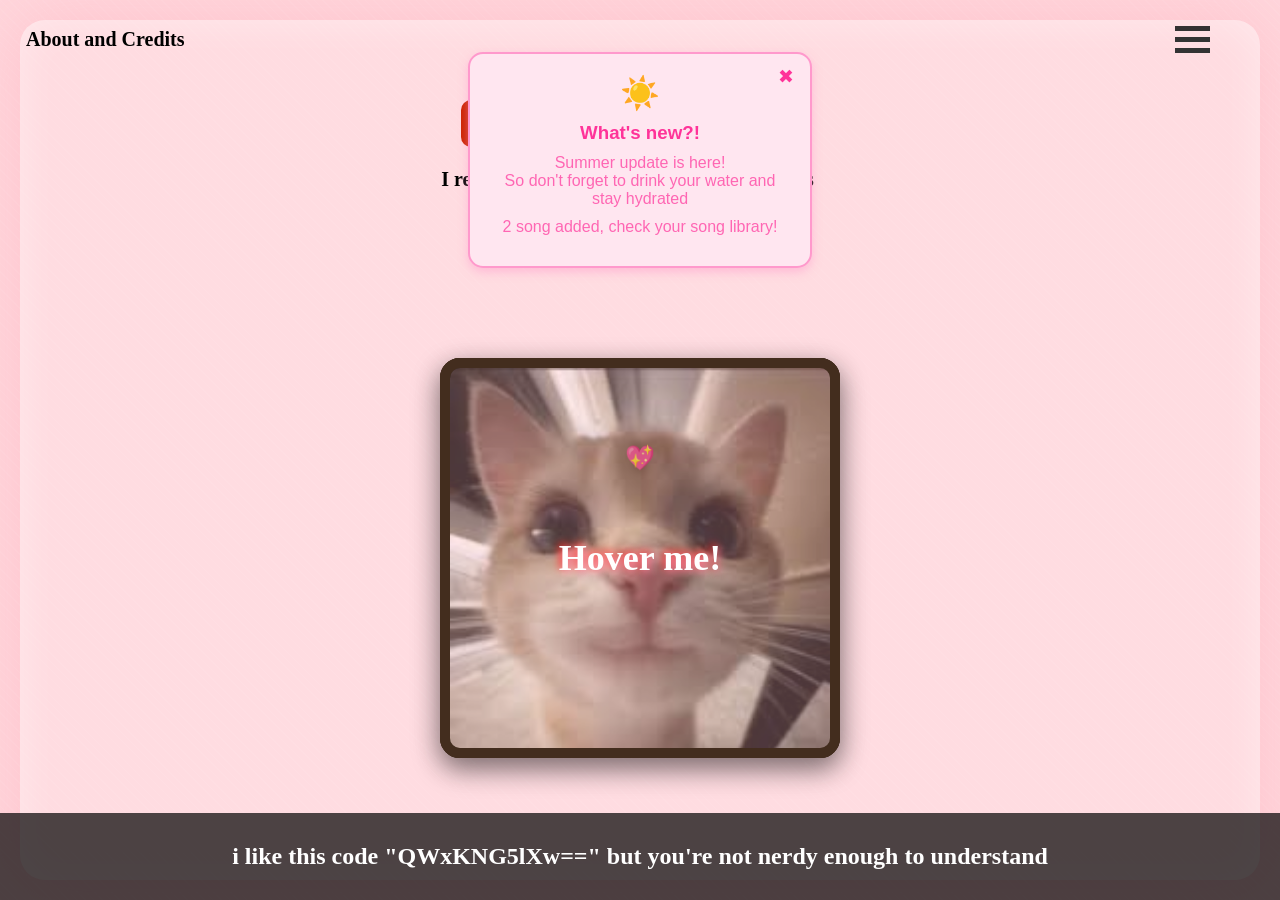
<file: index.html>
<!DOCTYPE html>
<html lang="en">
  <head>
    <meta charset="UTF-8" />
    <meta name="viewport" content="width=device-width, initial-scale=1.0" />
    <link rel="stylesheet" href="styles.css" />
    <link
      rel="icon"
      type="image/x-icon/jpg"
      href="img/cat2.jpg"
      sizes="16x16"
    />
    <title>meow meow</title>
  </head>
  <body onload="loadAlert()" class="body-work">
    <div class="sliding-text">
      <h2 class="text-slide">
        i like this code "QWxKNG5lXw==" but you're not nerdy enough to
        understand
      </h2>
    </div>

    <style>
      .sliding-text {
        position: fixed;
        bottom: 0;
        width: 100%;
        background-color: rgba(0, 0, 0, 0.7);
        color: white;
        text-align: center;
        padding: 10px 0;
        overflow: hidden;
      }

      .sliding-text h2 {
        display: inline-block;
        white-space: nowrap;
        animation: slide 20s linear infinite;
      }

      /* for mobile responsiveness */
      @media (max-width: 600px) {
        .sliding-text h2 {
          font-size: 14px;
        }
      }

      /* animation */
      @keyframes slide {
        0% {
          transform: translateX(100%);
        }
        100% {
          transform: translateX(-100%);
        }
      }
    </style>

    <div class="custom-alert-box" id="alertBox">
      <span class="alert-emoji">☀️</span>
      <h3>What's new?!</h3>
      <p>
        Summer update is here! <br />
        So don't forget to drink your water and stay hydrated
      </p>
      <p>2 song added, check your song library!</p>

      <!-- <p>3 Songs Added and Flowers added, <br> Check your song library and flowers now! 🌸✨</p> -->
      <button class="alert-btn" id="closeBtn">✖</button>
    </div>

    <div class="background-images">
      <img src="img/cat1.jpg" alt="Background Image 1" class="bg-image" />
      <img src="img/cat2.jpg" alt="Background Image 2" class="bg-image" />
      <img src="img/cat3.jpg" alt="Background Image 3" class="bg-image" />
      <img src="img/cat4.jpg" alt="Background Image 4" class="bg-image" />
    </div>

    <style>
      .bar1,
      .bar2,
      .bar3 {
        width: 35px;
        height: 5px;
        background-color: #333; /* Change to your desired color */
        margin: 6px 0; /* Creates distance between bars */
        transition: 0.4s; /* Smooth transition for animations */
      }

      .hamburger-menu {
        cursor: pointer; /* Makes it look clickable */
      }
      .hamburger-container {
        display: flex;
        flex-direction: column;
        align-items: flex-end; /* Aligns the hamburger to the right */
      }

      .hamburger-contents {
        opacity: 0;
        background-color: rgb(221, 83, 118);
        padding: 10px;
        border-radius: 10px;
        position: absolute;
        top: 40px;
        display: flex;
        flex-direction: column;
        gap: 10px;
      }
    </style>

    <div class="nav-container">
      <nav>
        <div class="notice">
          <button class="details" id="revealbtn">About and Credits</button>
          <div class="hamburger-container">
            <div class="hamburger-menu" id="hamburgerMenu">
              <div class="bar1"></div>
              <div class="bar2"></div>
              <div class="bar3"></div>
            </div>
            <div class="hamburger-contents" id="hamburgerContents">
              <a href="flowers-for-you/flowers.html" target="_blank"
                ><button class="flowers" id="flowers">
                  Flowers for you 🌻
                </button></a
              >
              <a href="https://our-voices.xo.je/" target="_blank"
                ><button class="flowers" id="flowers">
                  Our voices cutie 🎤
                </button></a
              >
              <a href="secret-page/pass-log.html" target="_blank"
                ><button class="flowers" id="flowers">Locked 🔒</button></a
              >
              <a href="birthday-site/index.html" target="_blank"
                ><button class="flowers" id="flowers">
                  Birthday Site 🥳
                </button></a
              >
              <a href="postcard/meow-page/meow-page/index.html" target="_blank"
                ><button class="flowers" id="flowers">Postcard 💌</button></a
              >
              <!-- <a href=""><button class="flowers">Lets Play Tic-Tac-Toe</button></a> -->
            </div>
          </div>
        </div>
        <ul class="list">
          <li>
            <a id="showSong" href="#">Browse Your Songs, Cutie 💕</a>
            <p>I remember you when I listen to these songs</p>
          </li>
        </ul>
      </nav>
    </div>

    <div class="card">
      <div class="front">
        <h1>Hover me!</h1>
      </div>
      <div class="back"></div>
      <div class="first-page">
        <p id="hello">Hello Cutie!</p>
        <button class="reveal" id="reveal-btn">Click Me!</button>
        <p id="hint">
          Hint: Spam click button to see more of my favourite parts of song
          lyrics
        </p>
      </div>
    </div>

    <section class="songs-container" id="songContainer">
      <div class="search">
        <input
          type="text"
          id="searchInput"
          placeholder="Search for songs or artists..."
        />
        <div class="dropdownmenu">
          <button class="dropbtn">Filter ▼</button>
          <div class="dropdown-content">
            <a href="#" data-filter="all">All</a>
            <a href="#" data-filter="recent">Recent</a>
            <a href="#" data-filter="old">Old</a>
          </div>
        </div>
        <div class="view-change">
          <button id="gridView" class="active">Grid View</button>
          <button id="listView">List View</button>
        </div>
      </div>
      <button id="closeSongs" class="close-btn">✖</button>

      <div class="now-playing">
        <div class="record"></div>
        <div class="song-info">
          <h3 id="currentTitle">No song playing</h3>
          <p id="currentArtist">...</p>
        </div>
        <div class="song-controls">
          <button class="repeat-btn" id="repeatBtn" onclick="repeatSong()">
            🔁
          </button>
        </div>
      </div>

      <div class="song-boxes" id="songBoxes">
        <!-- add songs here -->

        <div
          class="song-card new-song"
          data-type="recent"
          data-artist="Cup of Joe"
          data-title="Ikaw Pa rin Ang Pipiliin Ko"
          data-src="music/music/ikawpipiliinko.mp3"
        >
          <div class="new">
            <p>New!</p>
            <img src="music/music-poster/ikawparin.jfif" alt="Song 22" />
          </div>

          <h3>Ikaw Pa rin Ang Pipiliin Ko</h3>
          <a href="https://www.youtube.com/@cupofjoemusic_" target="_blank"
            ><p>Cup of Joe</p></a
          >

          <!-- Custom Player -->
          <div class="custom-player">
            <input type="range" class="slider" value="0" min="0" max="100" />
            <div class="controls">
              <button class="play-btn">▶</button>
              <span class="time">0:00 / 0:00</span>
            </div>
            <audio class="audio-player" controls></audio>
          </div>
        </div>

        <div
          class="song-card new-song"
          data-type="recent"
          data-artist="Cup of Joe"
          data-title="Patutunguhan"
          data-src="music/music/patutunguhan.mp3"
        >
          <div class="new">
            <p>New!</p>
            <img src="music/music-poster/patutunguhan.jfif" alt="Song 21" />
          </div>

          <h3>Patutunguhan</h3>
          <a href="https://www.youtube.com/@cupofjoemusic_" target="_blank"
            ><p>Cup of Joe</p></a
          >

          <!-- Custom Player -->
          <div class="custom-player">
            <input type="range" class="slider" value="0" min="0" max="100" />
            <div class="controls">
              <button class="play-btn">▶</button>
              <span class="time">0:00 / 0:00</span>
            </div>
            <audio class="audio-player" controls></audio>
          </div>
        </div>

        <div
          class="song-card new-song"
          data-type="old"
          data-artist="fitterkarma"
          data-title="Kalapastangan"
          data-src="music/music/kalapastangan.mp3"
        >
          <img src="music/music-poster/kalapastangan.jpg" alt="Song 20" />
          <h3>Kalapastangan</h3>
          <a
            href="https://www.youtube.com/channel/UC_R0-bi-7dKi-80NWEApZeg"
            target="_blank"
            ><p>fitterkarma</p></a
          >

          <!-- Custom Player -->
          <div class="custom-player">
            <input type="range" class="slider" value="0" min="0" max="100" />
            <div class="controls">
              <button class="play-btn">▶</button>
              <span class="time">0:00 / 0:00</span>
            </div>
            <audio class="audio-player" controls></audio>
          </div>
        </div>

        <div
          class="song-card new-song"
          data-type="old"
          data-artist="fitterkarma"
          data-title="Pag-ibig ay Lanibalismo II"
          data-src="music/music/kanibalismo.mp3"
        >
          <img src="music/music-poster/kanibalismo.jpg" alt="Song 19" />
          <h3>Pag-ibig ay Kanibalismo II</h3>
          <a
            href="https://www.youtube.com/channel/UC_R0-bi-7dKi-80NWEApZeg"
            target="_blank"
            ><p>fitterkarma</p></a
          >

          <!-- Custom Player -->
          <div class="custom-player">
            <input type="range" class="slider" value="0" min="0" max="100" />
            <div class="controls">
              <button class="play-btn">▶</button>
              <span class="time">0:00 / 0:00</span>
            </div>
            <audio class="audio-player" controls></audio>
          </div>
        </div>

        <div
          class="song-card new-song"
          data-type="old"
          data-artist="Cup of Joe"
          data-title="Tingin"
          data-src="music/music/tingin.mp3"
        >
          <img src="music/music-poster/tingin.jfif" alt="Song 18" />
          <h3>Tingin</h3>
          <a href="https://www.youtube.com/@cupofjoemusic_" target="_blank"
            ><p>Cup of Joe</p></a
          >

          <!-- Custom Player -->
          <div class="custom-player">
            <input type="range" class="slider" value="0" min="0" max="100" />
            <div class="controls">
              <button class="play-btn">▶</button>
              <span class="time">0:00 / 0:00</span>
            </div>
            <audio class="audio-player" controls></audio>
          </div>
        </div>

        <div
          class="song-card new-song"
          data-type="old"
          data-artist="Cup of Joe"
          data-title="Misteryoso"
          data-src="music/music/misteryoso.mp3"
        >
          <img src="music/music-poster/misteryoso.jfif" alt="Song 17" />
          <h3>Misteryoso</h3>
          <a href="https://www.youtube.com/@cupofjoemusic_" target="_blank"
            ><p>Cup of Joe</p></a
          >

          <!-- Custom Player -->
          <div class="custom-player">
            <input type="range" class="slider" value="0" min="0" max="100" />
            <div class="controls">
              <button class="play-btn">▶</button>
              <span class="time">0:00 / 0:00</span>
            </div>
            <audio class="audio-player" controls></audio>
          </div>
        </div>

        <div
          class="song-card new-song"
          data-type="old"
          data-artist="Cup of Joe"
          data-title="Silakbo"
          data-src="music/music/silakbo.mp3"
        >
          <img src="music/music-poster/silakbo.jfif" alt="Song 16" />
          <h3>Silakbo</h3>
          <a href="https://www.youtube.com/@cupofjoemusic_" target="_blank"
            ><p>Cup of Joe</p></a
          >

          <!-- Custom Player -->
          <div class="custom-player">
            <input type="range" class="slider" value="0" min="0" max="100" />
            <div class="controls">
              <button class="play-btn">▶</button>
              <span class="time">0:00 / 0:00</span>
            </div>
            <audio class="audio-player" controls></audio>
          </div>
        </div>

        <div
          class="song-card new-song"
          data-type="old"
          data-artist="Cup of Joe"
          data-title="Sandali"
          data-src="music/music/sandali.mp3"
        >
          <img src="music/music-poster/sandali.jpg" alt="Song 15" />
          <h3>Sandali</h3>
          <a href="https://www.youtube.com/@cupofjoemusic_" target="_blank"
            ><p>Cup of Joe</p></a
          >

          <!-- Custom Player -->
          <div class="custom-player">
            <input type="range" class="slider" value="0" min="0" max="100" />
            <div class="controls">
              <button class="play-btn">▶</button>
              <span class="time">0:00 / 0:00</span>
            </div>
            <audio class="audio-player" controls></audio>
          </div>
        </div>

        <div
          class="song-card new-song"
          data-type="old"
          data-artist="Cup of Joe"
          data-title="Tataya"
          data-src="music/music/tataya.mp3"
        >
          <img src="music/music-poster/tataya.jfif" alt="Song 14" />
          <h3>Tataya</h3>
          <a href="https://www.youtube.com/@cupofjoemusic_" target="_blank"
            ><p>Cup of Joe</p></a
          >

          <!-- Custom Player -->
          <div class="custom-player">
            <input type="range" class="slider" value="0" min="0" max="100" />
            <div class="controls">
              <button class="play-btn">▶</button>
              <span class="time">0:00 / 0:00</span>
            </div>
            <audio class="audio-player" controls></audio>
          </div>
        </div>

        <div
          class="song-card new-song"
          data-type="old"
          data-artist="Bruno Mars & Lady Gaga"
          data-title="Die With A Smile"
          data-src="music/music/die with a smile.mp3"
        >
          <img src="music/music-poster/die with a smile.png" alt="Song 13" />
          <h3>Die With A Smile</h3>
          <a
            href="https://www.youtube.com/channel/UCoUM-UJ7rirJYP8CQ0EIaHA"
            target="_blank"
            ><p>Bruno Mars & Lady Gaga</p></a
          >

          <!-- Custom Player -->
          <div class="custom-player">
            <input type="range" class="slider" value="0" min="0" max="100" />
            <div class="controls">
              <button class="play-btn">▶</button>
              <span class="time">0:00 / 0:00</span>
            </div>
            <audio class="audio-player" controls></audio>
          </div>
        </div>

        <div
          class="song-card new-song"
          data-type="old"
          data-artist="Arctic Monkeys"
          data-title="I Wanna Be Yours"
          data-src="music/music/i wanna be yours.mp3"
        >
          <img src="music/music-poster/i wanna be yours.png" alt="Song 12" />
          <h3>I Wanna Be Yours</h3>
          <a
            href="https://www.youtube.com/channel/UC-KTRBl9_6AX10-Y7IKwKdw"
            target="_blank"
            ><p>Arctic Monkeys</p></a
          >

          <!-- Custom Player -->
          <div class="custom-player">
            <input type="range" class="slider" value="0" min="0" max="100" />
            <div class="controls">
              <button class="play-btn">▶</button>
              <span class="time">0:00 / 0:00</span>
            </div>
            <audio class="audio-player" controls></audio>
          </div>
        </div>

        <div
          class="song-card new-song"
          data-type="old"
          data-artist="The 1975"
          data-title="About You"
          data-src="music/music/about you.mp3"
        >
          <img src="music/music-poster/about you poster.png" alt="Song 11" />
          <h3>About You</h3>
          <a
            href="https://www.youtube.com/channel/UC_LfW1R3B0of9qOw1uI-QNQ"
            target="_blank"
            ><p>The 1975</p></a
          >

          <!-- Custom Player -->
          <div class="custom-player">
            <input type="range" class="slider" value="0" min="0" max="100" />
            <div class="controls">
              <button class="play-btn">▶</button>
              <span class="time">0:00 / 0:00</span>
            </div>
            <audio class="audio-player" controls></audio>
          </div>
        </div>

        <div
          class="song-card"
          data-type="old"
          data-artist="Wave To Earth"
          data-title="seasons"
          data-src="music/music/wave to earth - seasons.mp3"
        >
          <img src="music/music-poster/peach eyes.jfif" alt="Song 10" />
          <h3>seasons</h3>
          <a href="https://www.youtube.com/@wavetoearth" target="_blank"
            ><p>Wave To Earth</p></a
          >

          <!-- Custom Player -->
          <div class="custom-player">
            <input type="range" class="slider" value="0" min="0" max="100" />
            <div class="controls">
              <button class="play-btn">▶</button>
              <span class="time">0:00 / 0:00</span>
            </div>
            <audio class="audio-player" controls></audio>
          </div>
        </div>

        <div
          class="song-card"
          data-type="old"
          data-artist="Wave To Earth"
          data-title="ride"
          data-src="music/music/wave to earth - ride.mp3"
        >
          <img src="music/music-poster/peach eyes.jfif" alt="Song 9" />
          <h3>ride</h3>
          <a href="https://www.youtube.com/@wavetoearth" target="_blank"
            ><p>Wave To Earth</p></a
          >

          <!-- Custom Player -->
          <div class="custom-player">
            <input type="range" class="slider" value="0" min="0" max="100" />
            <div class="controls">
              <button class="play-btn">▶</button>
              <span class="time">0:00 / 0:00</span>
            </div>
            <audio class="audio-player" controls></audio>
          </div>
        </div>

        <div
          class="song-card"
          data-type="old"
          data-artist="Wave To Earth"
          data-title="love"
          data-src="music/music/wave to earth - love. (Official Lyric Video).mp3"
        >
          <img src="music/music-poster/peach eyes.jfif" alt="Song 8" />
          <h3>love</h3>
          <a href="https://www.youtube.com/@wavetoearth" target="_blank"
            ><p>Wave To Earth</p></a
          >

          <!-- Custom Player -->
          <div class="custom-player">
            <input type="range" class="slider" value="0" min="0" max="100" />
            <div class="controls">
              <button class="play-btn">▶</button>
              <span class="time">0:00 / 0:00</span>
            </div>
            <audio class="audio-player" controls></audio>
          </div>
        </div>

        <div
          class="song-card"
          data-type="old"
          data-artist="Wave To Earth"
          data-title="bad"
          data-src="music/music/wave to earth - bad (Official Lyric Video).mp3"
        >
          <img src="music/music-poster/peach eyes.jfif" alt="Song 7" />
          <h3>bad</h3>
          <a href="https://www.youtube.com/@wavetoearth" target="_blank"
            ><p>Wave To Earth</p></a
          >

          <!-- Custom Player -->
          <div class="custom-player">
            <input type="range" class="slider" value="0" min="0" max="100" />
            <div class="controls">
              <button class="play-btn">▶</button>
              <span class="time">0:00 / 0:00</span>
            </div>
            <audio class="audio-player" controls></audio>
          </div>
        </div>

        <div
          class="song-card"
          data-type="old"
          data-artist="Wave To Earth"
          data-title="sunny days"
          data-src="music/music/sunny days.mp3"
        >
          <img src="music/music-poster/peach eyes.jfif" alt="Song 6" />
          <h3>sunny days</h3>
          <a href="https://www.youtube.com/@wavetoearth" target="_blank"
            ><p>Wave To Earth</p></a
          >

          <!-- Custom Player -->
          <div class="custom-player">
            <input type="range" class="slider" value="0" min="0" max="100" />
            <div class="controls">
              <button class="play-btn">▶</button>
              <span class="time">0:00 / 0:00</span>
            </div>
            <audio class="audio-player" controls></audio>
          </div>
        </div>

        <div
          class="song-card"
          data-type="old"
          data-artist="Wave To Earth"
          data-title="peach eyes"
          data-src="music/music/peach eyes.mp3"
        >
          <img src="music/music-poster/peach eyes.jfif" alt="Song 5" />
          <h3>peach eyes</h3>
          <a href="https://www.youtube.com/@wavetoearth" target="_blank"
            ><p>Wave To Earth</p></a
          >

          <!-- Custom Player -->
          <div class="custom-player">
            <input type="range" class="slider" value="0" min="0" max="100" />
            <div class="controls">
              <button class="play-btn">▶</button>
              <span class="time">0:00 / 0:00</span>
            </div>
            <audio class="audio-player" controls></audio>
          </div>
        </div>

        <div
          class="song-card"
          data-type="old"
          data-artist="Wave To Earth"
          data-title="daisy"
          data-src="music/music/daisy.mp3"
        >
          <img src="music/music-poster/daisy.jpg" alt="Song 4" />
          <h3>daisy</h3>
          <a href="https://www.youtube.com/@wavetoearth" target="_blank"
            ><p>Wave To Earth</p></a
          >

          <!-- Custom Player -->
          <div class="custom-player">
            <input type="range" class="slider" value="0" min="0" max="100" />
            <div class="controls">
              <button class="play-btn">▶</button>
              <span class="time">0:00 / 0:00</span>
            </div>
            <audio class="audio-player" controls></audio>
          </div>
        </div>

        <div
          class="song-card"
          data-type="old"
          data-artist="Wave To Earth"
          data-title="pink"
          data-src="music/music/pink.mp3"
        >
          <img src="music/music-poster/pink.jpg" alt="Song 3" />
          <h3>pink</h3>
          <a href="https://www.youtube.com/@wavetoearth" target="_blank"
            ><p>Wave To Earth</p></a
          >

          <!-- Custom Player -->
          <div class="custom-player">
            <input type="range" class="slider" value="0" min="0" max="100" />
            <div class="controls">
              <button class="play-btn">▶</button>
              <span class="time">0:00 / 0:00</span>
            </div>
            <audio class="audio-player" controls></audio>
          </div>
        </div>

        <div
          class="song-card"
          data-type="old"
          data-artist="ILLIT"
          data-title="NOT CUTE ANYMORE"
          data-src="music/music/ILLIT (아일릿) 'Not cute anymore' (Color Coded Lyrics).mp3"
        >
          <img src="music/music-poster/not cute poster.jfif" alt="Song 2" />
          <h3>NOT CUTE ANYMORE</h3>
          <a href="https://www.youtube.com/@ILLIT_official" target="_blank"
            ><p>ILLIT</p></a
          >

          <!-- Custom Player -->
          <div class="custom-player">
            <input type="range" class="slider" value="0" min="0" max="100" />
            <div class="controls">
              <button class="play-btn">▶</button>
              <span class="time">0:00 / 0:00</span>
            </div>
            <audio class="audio-player" controls></audio>
          </div>
        </div>

        <div
          class="song-card"
          data-type="old"
          data-artist="WILLOW"
          data-title="Wait a Minute!"
          data-src="music/music/WILLOW - Wait A Minute! (Lyrics).mp3"
        >
          <img src="music/music-poster/wait a minute.jpg" alt="Song 1" />
          <h3>Wait a Minute!</h3>
          <a
            href="https://www.youtube.com/channel/UCgnKlNm0QJY_9LKJ4vHPspg"
            target="_blank"
            ><p>WILLOW</p></a
          >

          <!-- Custom Player -->
          <div class="custom-player">
            <input type="range" class="slider" value="0" min="0" max="100" />
            <div class="controls">
              <button class="play-btn">▶</button>
              <span class="time">0:00 / 0:00</span>
            </div>
            <audio class="audio-player" controls></audio>
          </div>
        </div>
        <div class="message">
          <p>Will add more songs soon!</p>
        </div>
      </div>
    </section>

    <footer class="details-reveal" id="detailsReveal">
      <div class="close-btn2">
        <h2>About The Website</h2>
        <button class="x-btn" id="btnClose">✖</button>
      </div>
      <div class="texts">
        <p>© 2026 Meow Meow. All rights reserved.</p>
        <p>
          This website was created for personal (someone) purposes only. No
          copyright infringement intended.
        </p>
        <p>All music used belongs to their respective owners.</p>
        <p>
          Website created by
          <a
            id="creator"
            href="https://www.facebook.com/ljlosa.69"
            target="_blank"
            >Eljay</a
          >.
        </p>
      </div>
    </footer>

    <script src="script.js?v=12345"></script>
  </body>
</html>
</file>
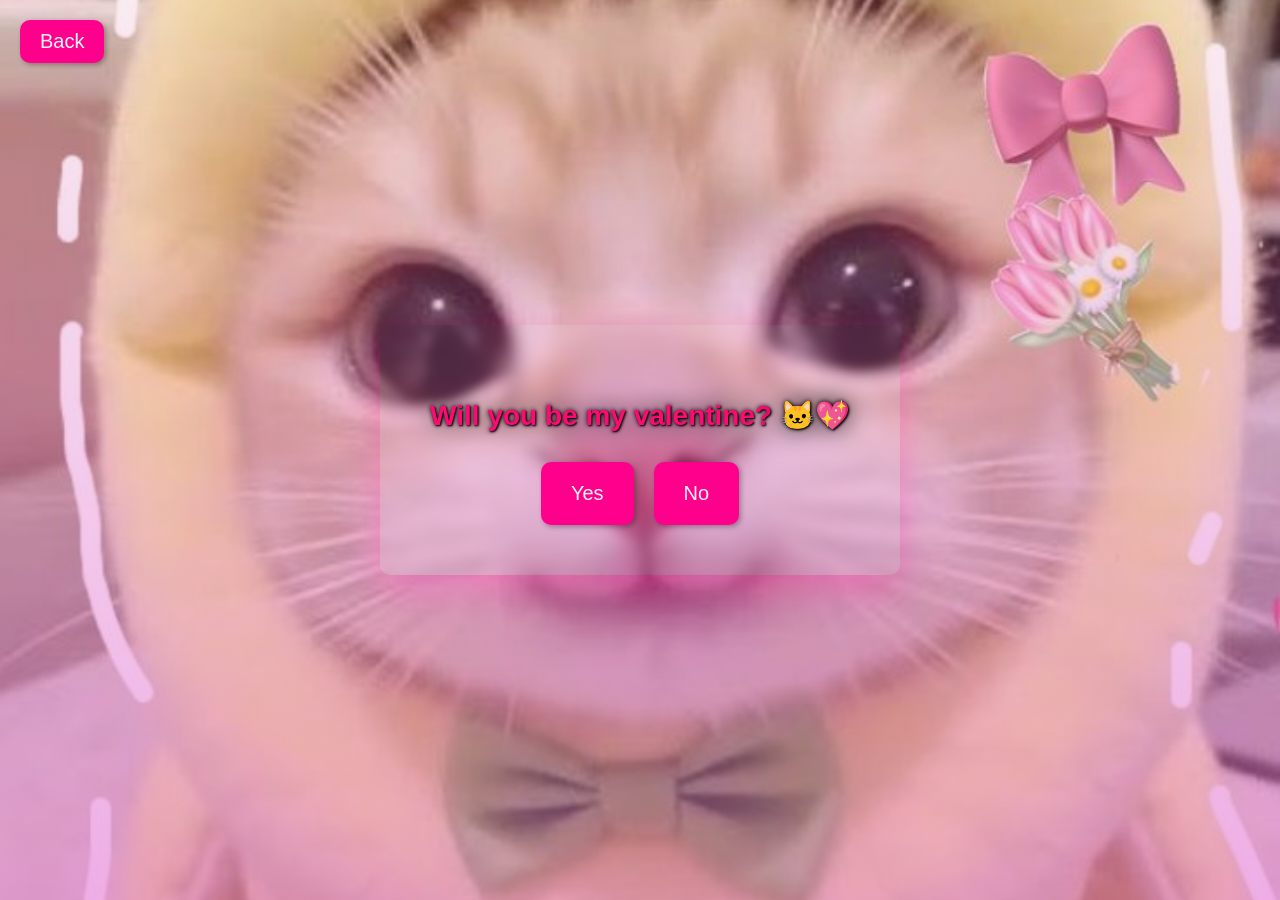
<file: button-running-away/index.html>
<!DOCTYPE html>
<html lang="en">
<head>
  <meta charset="UTF-8">
  <meta name="viewport" content="width=device-width, initial-scale=1.0">
  <link rel="icon" type="image/x-icon/jpg" href="../img/cat2.jpg" sizes="16x16">
  <title>button, don't run away! (run please)</title>
</head>
<style>

:root {
  --pink1: #ff5f9e;
  --pink2: #ff9a9e;
  --red: #ff2f68;
  --green1: #2ecc71;
  --green2: #1e8449;
}

  button {
    background-color: rgb(255, 0, 140);
    border: none;
    cursor: pointer;
    z-index: 1;
    transition: .2s;
    padding: 20px 30px;
    font-size: 20px;
    border-radius: 10px;
    color: rgb(245, 245, 245);
    box-shadow: 2px 2px 5px rgba(0, 0, 0, 0.3);
  }
  button:hover {
   box-shadow: 2px 2px 2px 2px rgba(0, 0, 0, 0.2);
  }
  body {
    display: flex;
    justify-content: center;
    align-items: center;
    background-color: pink;
    font-family: poppins, sans-serif;
    padding: 10px;
    height: 96vh;
  
    background: linear-gradient(
      rgba(230, 160, 193, 0.2),
      rgba(223, 93, 208, 0.5)
    ),
    url("img/cat2.jpg");
    background-size: cover;       
    background-position: center; 
    background-repeat: no-repeat;
  }
html, body {
  overflow: hidden;
}
 
  .main {
    background-color: transparent;
    backdrop-filter: blur(5px);
    display: flex;
    flex-direction: column;
    align-items: center;
    padding: 50px;
    border-radius: 10px;
    text-align: center;
    box-shadow: 0 15px 40px rgba(255, 0, 140, 0.3);

    animation: slideUp 2s ease-out;
  }

  @keyframes slideUp {
    0% {
      transform: translateY(50px);
      opacity: 0;
    }
    100% {
      transform: translateY(0);
      opacity: 1;
    }
  }

  /* Title */
  .main h1 {
    color: #ff0973;
    font-size: 28px;
    margin-bottom: 10px;
    text-shadow: black 1px 1px 2px, black 0 0 1em, black 0 0 0.2em;
  }

  /* Add cute cat emoji decoration */
  .main h1::after {
    content: " 🐱💖";
  }
 
  .buttons {
    display: flex;
    gap: 20px;
    margin-top: 20px;
  }

  /* Popup styles */
  .popup {
    border-radius: 20px;
    padding: 20px;
    position: fixed;
    background: linear-gradient(180deg, var(--pink1), var(--pink2));
    display: flex;
    flex-direction: column;
    align-items: center;
    justify-content: center;
    text-align: center;
    animation: popupAnimation .75s;
    z-index: 1;
    color: rgb(255, 255, 255);
  }

  @keyframes popupAnimation {
    0% {
      transform: scale(0.5);
      opacity: 0;
    }
    50% {
      transform: scale(2);
      opacity: 1;
    }
    100% {
      transform: scale(1);
      opacity: 1;
    }
  }


  /* yes button shake animation */
  .yes-btn-shake {
    animation: shake 0.5s;
    animation-iteration-count: infinite;
  }

  @keyframes shake {
    0% {
      transform: translate(1px, 1px) rotate(0deg);
    }
    10% {
      transform: translate(-1px, -2px) rotate(-1deg);
    }
    20% {
      transform: translate(-3px, 0px) rotate(1deg);
    }
    30% {
      transform: translate(3px, 2px) rotate(0deg);
    }
    40% {
      transform: translate(1px, -1px) rotate(1deg);
    }
    50% {
      transform: translate(-1px, 2px) rotate(-1deg);
    } 
    60% {
      transform: translate(-3px, 1px) rotate(0deg);
    }
    70% {
      transform: translate(3px, 1px) rotate(-1deg);
    }
    80% {
      transform: translate(-1px, -1px) rotate(1deg);
    }
    90% {
      transform: translate(1px, 2px) rotate(0deg);
    }
  }

  .no-button-animation {
    animation: UIAICatMeme .1s infinite;
  }
  @keyframes UIAICatMeme {
    0% { transform: rotateX(90deg); }
    50% { transform: rotateY(180deg); }
    100% { transform: rotateX(360deg); }
  }

  #happy-cat {
  width: 300px;
  margin-top: 20px;
  border-radius: 10px;
}

nav {
  position: absolute;
  top: 20px;
  left: 20px;
}
nav button{
  padding: 10px 20px;
}
 
</style>


<body>
  <nav>
    <a href="../flowers-for-you/flowers.html"><button>Back</button></a>
  </nav>
  <audio src="swishcut.mp3" style="display: none" id="swish"></audio>
  <audio src="sfx/cutver/uia.mp3" style="display: none;" id="uia"></audio>
  <audio src="sfx/cutver/meow.mp3" style="display: none;" id="meow"></audio>
  <audio src="sfx/cutver/confetti.mp3" style="display: none;" id="confetti"></audio>
  <audio src="sfx/cutver/baloon pop.mp3" style="display: none;" id="baloon-pop"></audio>
  

  <section class="main">
    <h1>Will you be my valentine?</h1>
    <div class="buttons">
      <button class="yes-btn" id="yes-button">Yes</button>
      <button id="no-button">No</button>
    </div>
  </section>
  
    
  <section class="popup">
    <video src="video/happy happy.mp4" id="happy-cat"></video>
     <div class="popup-content">
       <h2>Thank you for accepting my proposal!</h2>
       <p>I am so happy to have you as my valentine. I promise to protect and cherish you forever.</p>
       <button class="close-btn" onclick="location.reload()">Close</button>
     </div>
  </section>


  

  
  <script>
    const meow = document.getElementById('meow');
    window.addEventListener('load', () => {
      meow.play();
      this.uia = uia;
    });
   
 
    // when hovering the button, it will move to a random position
    const noBtn = document.getElementById('no-button');
    const swish = document.getElementById('swish');
    const uia = document.getElementById('uia');
    const happyCat = document.getElementById('happy-cat');
    
    // when in mobile (click)
    noBtn.addEventListener('click', () => {
      swish.play();
      uia.play();

     // trigger yes button shake animation when hovering the no button multiple times
        const yesBtn = document.getElementById('yes-button');
        yesBtn.classList.add('yes-btn-shake');
        setTimeout(() => {
          yesBtn.classList.remove('yes-btn-shake');
        }, 4000);
  
      // move the no button to a random position
      // limit the random position of the noBtn to not overflow the window or size of the body  
     
      const container = document.querySelector(".main");
      container.style.position = "relative";
      const containerRect = container.getBoundingClientRect();
      const buttonRect = noBtn.getBoundingClientRect();
      
      const x = Math.random() * (containerRect.width - buttonRect.width);
      const y = Math.random() * (containerRect.height - buttonRect.height);
      
      //add the UIAICatMeme animation class to the no button
      noBtn.classList.add('no-button-animation');
      
      setTimeout(() => {
        noBtn.classList.remove('no-button-animation');
      }, 1500);
      noBtn.style.position = 'absolute';
      noBtn.style.left = `${x}px`;
      noBtn.style.top = `${y}px`;
    });



    // when in desktop
    noBtn.addEventListener('mouseover', () => {
      swish.play();
      uia.play();

     // trigger yes button shake animation when hovering the no button multiple times
        const yesBtn = document.getElementById('yes-button');
        yesBtn.classList.add('yes-btn-shake');
        setTimeout(() => {
          yesBtn.classList.remove('yes-btn-shake');
        }, 4000);
  
      // move the no button to a random position
      // limit the random position of the noBtn to not overflow the window or size of the body  
     
      const container = document.querySelector(".main");
      container.style.position = "relative";
      const containerRect = container.getBoundingClientRect();
      const buttonRect = noBtn.getBoundingClientRect();
      
      const x = Math.random() * (containerRect.width - buttonRect.width);
      const y = Math.random() * (containerRect.height - buttonRect.height);
      
      //add the UIAICatMeme animation class to the no button
      noBtn.classList.add('no-button-animation');
      
      setTimeout(() => {
        noBtn.classList.remove('no-button-animation');
      }, 1500);
      noBtn.style.position = 'absolute';
      noBtn.style.left = `${x}px`;
      noBtn.style.top = `${y}px`;
    });

    

   


    // popup when clicking the yes button
    const yesBtn = document.getElementById('yes-button');
    const popup = document.querySelector('.popup');
    const closeBtn = document.querySelector('.close-btn');
    const confettiSound = document.getElementById('confetti');
    const baloonPop = document.getElementById('baloon-pop');

    popup.style.display = 'none';

    happyCat.style.display = 'none';
    yesBtn.addEventListener('click', () => {
      popup.style.display = 'flex';
      noBtn.style.display = 'none';
      happyCat.style.display = 'block';
      document.querySelector('body').style.backdropFilter = 'blur(10px)';

      // when the yes button is clicked we will display a confetti animation and play the happyCat video and meow sound effect
      // Create and display confetti animation
      confettiSound.play();
      const confettiContainer = document.createElement('div');
      confettiContainer.style.position = 'fixed';
      confettiContainer.style.top = '0';
      confettiContainer.style.left = '0';
      confettiContainer.style.width = '100%';
      confettiContainer.style.height = '100%';
      confettiContainer.style.pointerEvents = 'none';
      document.body.appendChild(confettiContainer);
      confettiSound.play();
      for (let i = 0; i < 100; i++) {
        const confetti = document.createElement('div');
        confetti.style.position = 'absolute';
        confetti.style.width = '10px';
        confetti.style.height = '10px';
        confetti.style.backgroundColor = `hsl(${Math.random() * 360}, 100%, 50%)`;
        confetti.style.borderRadius = '50%';
        confetti.style.top = `${Math.random() * 100}%`;
        confetti.style.left = `${Math.random() * 100}%`;
        confetti.style.animation = `fall ${Math.random() * 3 + 2}s ease-out forwards`;
        confetti.style.opacity = '0.8';
        confettiContainer.appendChild(confetti);
      }

      // Define the falling animation
      const style = document.createElement('style');
      style.textContent = `
        @keyframes fall {
          0% {
        transform: translateY(0) rotate(0deg);
          }
          100% {
        transform: translateY(100vh) rotate(720deg);
          }
        }
      `;
      document.head.appendChild(style);

      // Remove confetti after animation ends
      setTimeout(() => {
        confettiContainer.remove();
        style.remove();
      }, 5000);
      baloonPop.play();
      confettiSound.play();
      happyCat.play();
      meow.play();
      
    });
    // Loop the happyCat video until the close button is clicked
    happyCat.addEventListener('ended', () => {
      if (popup.style.display === 'flex') {
      happyCat.play();
      }
    });

    // close the popup when clicking the close button (closes the window)
    closeBtn.addEventListener('click', () => {
      popup.style.display = 'none';
     
    });
    

  </script>
</body>
</html>
</file>
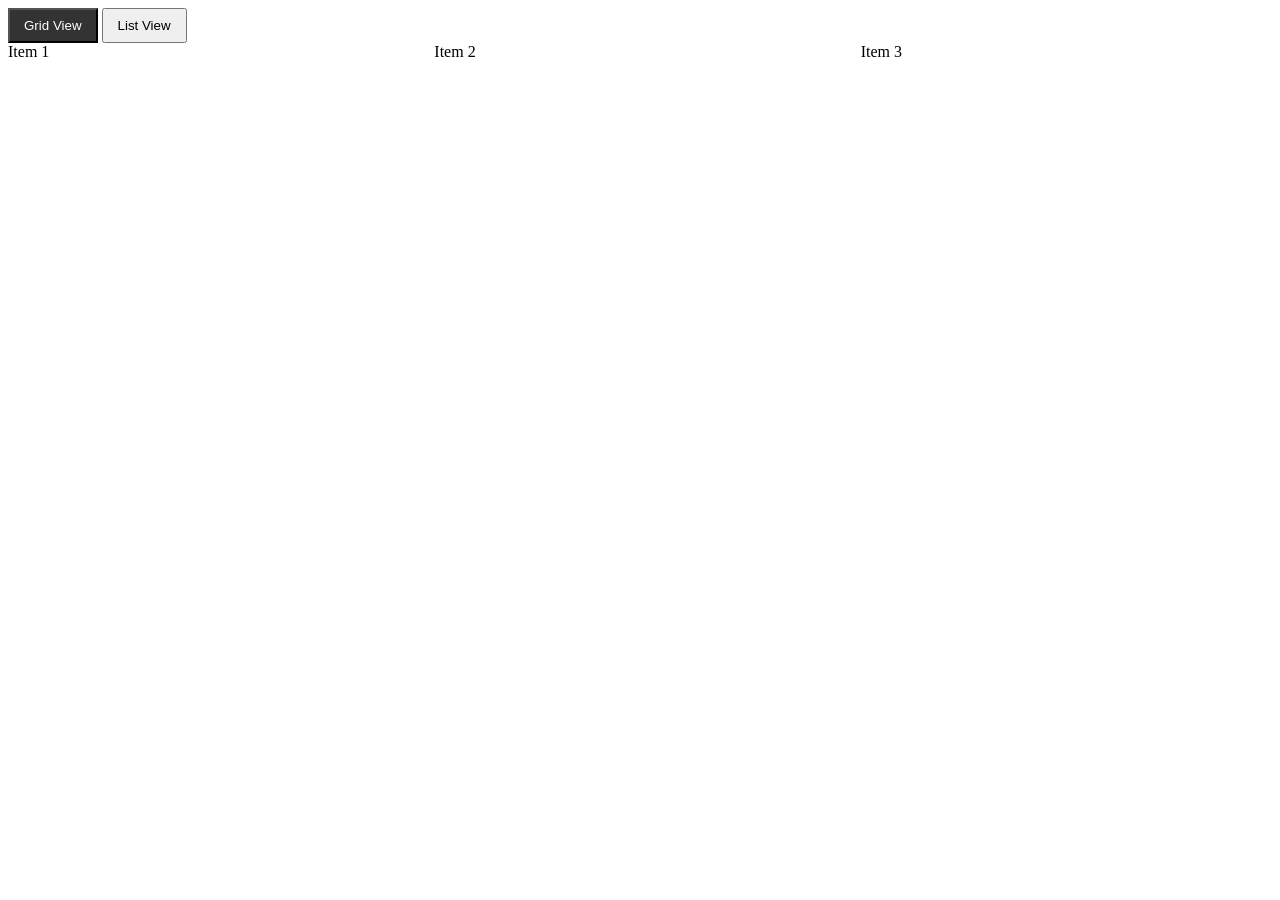
<file: sample.html>
<!DOCTYPE html>
<html lang="en">
<head>
  <meta charset="UTF-8">
  <meta name="viewport" content="width=device-width, initial-scale=1.0">
  <title>Document</title>
</head>
<style>
  .view-change button {
  padding: 8px 14px;
  cursor: pointer;
}

.view-change .active {
  background: #333;
  color: #fff;
}

/* container ng items */
.items {
  display: grid;
  grid-template-columns: repeat(3, 1fr);
  gap: 15px;
}

/* list view */
.items.list {
  display: block;
}

.items.list .item {
  margin-bottom: 10px;
}

</style>
<body>
  <div class="view-change">
    <button id="gridView" class="active">Grid View</button>
    <button id="listView">List View</button>
  </div>



  <div class="items" id="items">
    <div class="item">Item 1</div>
    <div class="item">Item 2</div>
    <div class="item">Item 3</div>
  </div>

  <script>
    const gridBtn = document.getElementById("gridView");
    const listBtn = document.getElementById("listView");
    const items = document.getElementById("items");

    gridBtn.onclick = () => {
      items.classList.remove("list");
      gridBtn.classList.add("active");
      listBtn.classList.remove("active");
    };

    listBtn.onclick = () => {
      items.classList.add("list");
      listBtn.classList.add("active");
      gridBtn.classList.remove("active");
    };

  </script>
</body>
</html>
</file>
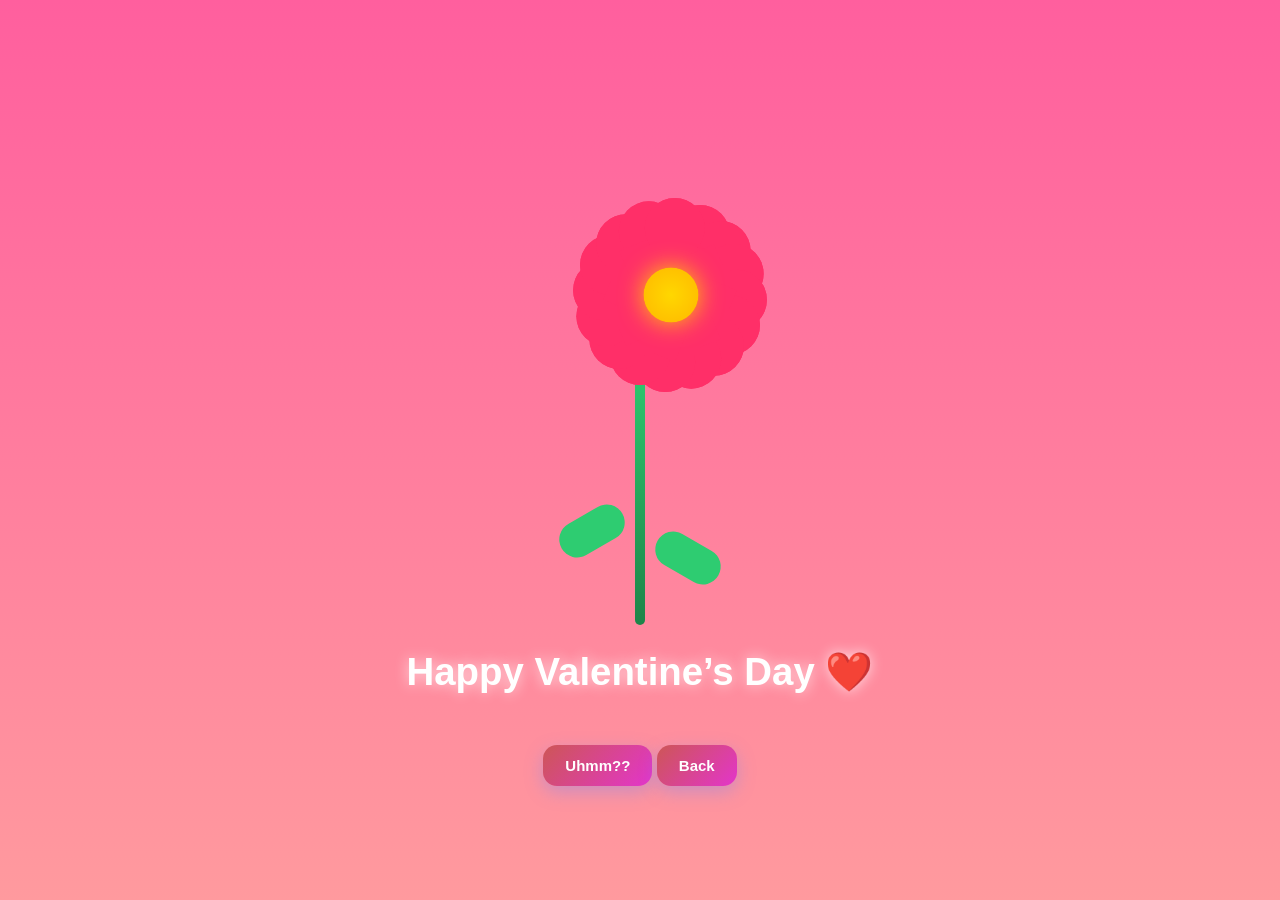
<file: flowers-for-you/flowers.html>
<!DOCTYPE html>
<html lang="en">

<head>
<meta charset="UTF-8">
<meta name="viewport" content="width=device-width, initial-scale=1.0">
<title>flowers for you ❤️</title>
<link rel="stylesheet" href="flowers.css">
<link rel="icon" type="image/x-icon/jpg" href="../img/cat2.jpg" sizes="16x16">
</head>

<body>

<div class="container">
  <div class="flower">
    <!-- 16 petals -->
    <div class="petal"></div><div class="petal"></div><div class="petal"></div><div class="petal"></div>
    <div class="petal"></div><div class="petal"></div><div class="petal"></div><div class="petal"></div>
    <div class="petal"></div><div class="petal"></div><div class="petal"></div><div class="petal"></div>
    <div class="petal"></div><div class="petal"></div><div class="petal"></div><div class="petal"></div>
    <div class="center"></div>
  </div>

  <div class="stem"></div>
  <div class="leaf left"></div>
  <div class="leaf right"></div>


  <h1>Happy Valentine’s Day ❤️</h1>
  <div class="message" id="message"></div>
  
  <a href="../button-running-away/index.html" class="back-button"><button>Uhmm??</button></a>
  <a href="../index.html" class="back-button" id="back-button"><button>Back</button></a>

  <script>
    document.getElementById("back-button").addEventListener("click", () => {
      window.location.href = "../index.html";
      window.close();
    });
  </script>
  
</div>




<script>
/* Typing effect */
const back = document.getElementById("back-button");
const text = "You make my heart bloom every day 🌹";
const msg = document.getElementById("message");
let i = 0;

function typeText() {
  if (i < text.length) {
    msg.textContent += text.charAt(i);
    i++;
    setTimeout(typeText, 80);
  }
}
setTimeout(typeText, 3200);

setInterval(() => {
  back
});

/* Floating hearts */
setInterval(() => {
 
  const heart = document.createElement("div");
  heart.className = "heart";
  heart.textContent = "❤️";
  heart.style.left = Math.random() * 100 + "vw";
  document.body.appendChild(heart);
  setTimeout(() => heart.remove(), 5000);
}, 350);


  
</script>

</body>
</html>
</file>
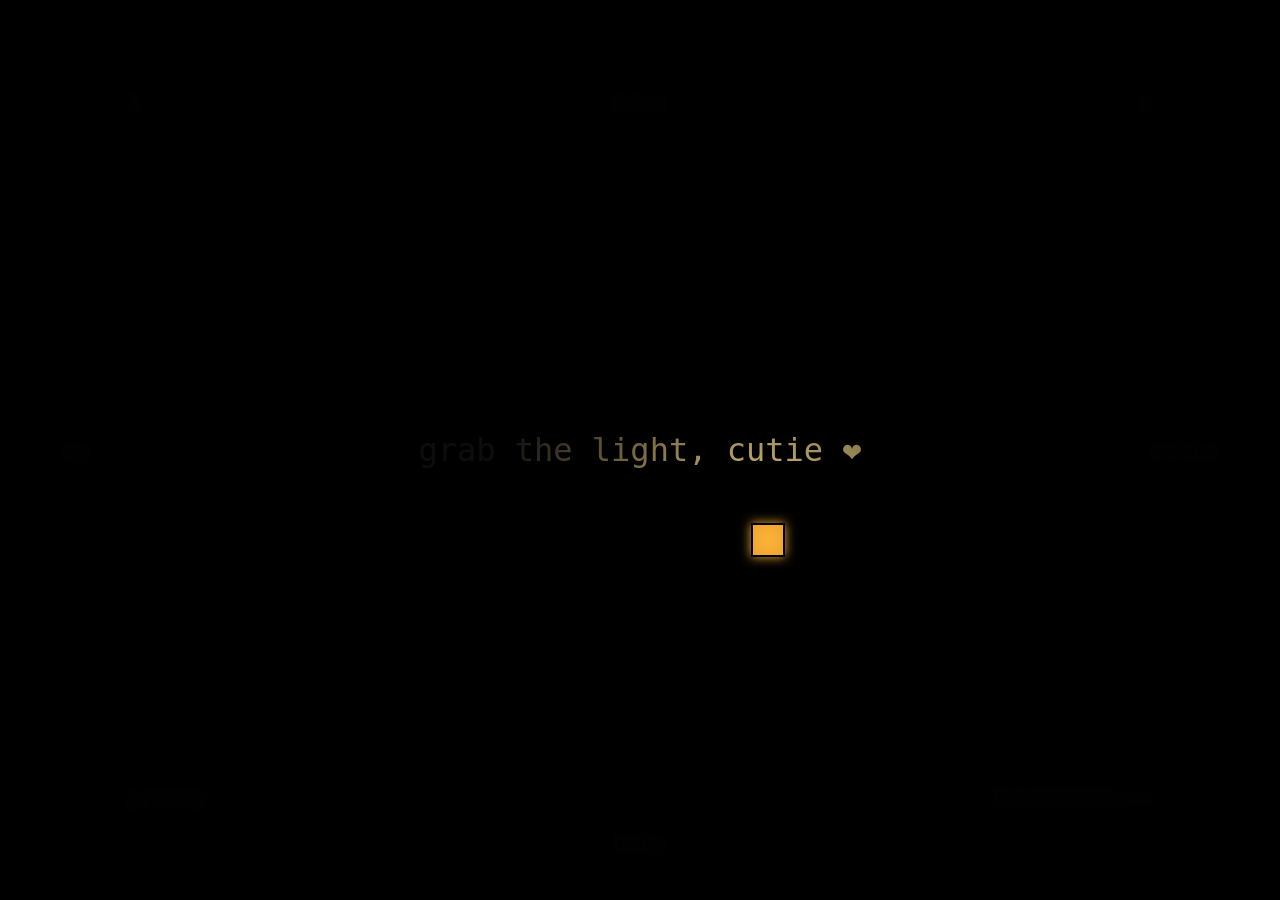
<file: secret-page/landing-page.html>
<!DOCTYPE html>
<html lang="en">
<head>
<meta charset="UTF-8">
<title>Grab me, cutie</title>

<style>
  body {
    margin: 0;
    background: black;
    overflow: hidden;
    cursor: crosshair;
    font-family: monospace;
    touch-action: none; /* prevents scrolling while dragging torch */
  }

  /* world text */
  #world {
    position: absolute;
    width: 100%;
    height: 100%;
    color: white;
    display: flex;
    justify-content: center;
    align-items: center;
    font-size: 32px;
    text-shadow: 2px 2px 0 black;
  }

  /* torch in world */
  #worldTorch {
    position: absolute;
    width: 30px;
    height: 30px;
    background: #ffcc66;
    border: 2px solid #000;
    box-shadow: 0 0 10px #ffcc66;
    left: 60%;
    top: 60%;
    transform: translate(-50%, -50%);
    cursor: pointer;
  }

  /* held torch (cursor) */
  #heldTorch {
    position: fixed;
    width: 20px;
    height: 20px;
    background: #ffcc66;
    border: 2px solid black;
    box-shadow: 0 0 12px #ffcc66;
    transform: translate(-50%, -50%);
    pointer-events: none;
    display: none;
  }

  /* lighting */
  #light {
    position: absolute;
    width: 100%;
    height: 100%;
    pointer-events: none;
    mix-blend-mode: multiply;
    background: black;
  }


  .secret {
  position: absolute;
  color: white;
  font-size: 22px;
  opacity: 0.15; /* almost invisible */
  text-shadow: 0 0 5px white;
  pointer-events: none;
}


/* TOP ROW */
.tl { top: 10%; left: 10%; }
.tc { top: 10%; left: 50%; transform: translateX(-50%); }
.tr { top: 10%; right: 10%; }

/* MIDDLE ROW */
.ml { top: 50%; left: 5%; transform: translateY(-50%); }
.mr { top: 50%; right: 5%; transform: translateY(-50%); }

/* BOTTOM ROW */
.bl { bottom: 10%; left: 10%; }
.bc { bottom: 5%; left: 50%; transform: translateX(-50%); }
.br { bottom: 10%; right: 10%; }
</style>
</head>

<body>

<div id="world">grab the light, cutie ❤️</div>

<div class="secret tl">i</div>
<div class="secret tc">miss</div>
<div class="secret tr">u</div>

<div class="secret ml">my</div>
<div class="secret mr">cutie</div>

<div class="secret bl">pretty</div>
<div class="secret bc">baby</div>
<div class="secret br">QWxKNG5lXw==</div>

<div id="worldTorch"></div>
<div id="heldTorch"></div>
<div id="light"></div>


<script>
  const worldTorch = document.getElementById("worldTorch");
  const heldTorch = document.getElementById("heldTorch");
  const light = document.getElementById("light");
  const secrets = document.querySelectorAll(".secret");
  
  let holding = false;
  
  let mouseX = 0;
  let mouseY = 0;
  
  let x = 0;
  let y = 0;
  
  let torchX = window.innerWidth * 0.6;
  let torchY = window.innerHeight * 0.6;
  
  /* =========================
     🖱️ DESKTOP SUPPORT
  ========================= */
  document.addEventListener("mousemove", (e) => {
    mouseX = e.clientX;
    mouseY = e.clientY;
  });
  
  worldTorch.addEventListener("mousedown", () => {
    holding = true;
    worldTorch.style.display = "none";
    heldTorch.style.display = "block";
  });
  
  document.addEventListener("mouseup", () => {
    if (holding) dropTorch();
  });
  
  /* =========================
     📱 MOBILE SUPPORT
  ========================= */
  
  // touch move
  document.addEventListener("touchmove", (e) => {
    const t = e.touches[0];
    mouseX = t.clientX;
    mouseY = t.clientY;
  });
  
  // tap / hold start
  worldTorch.addEventListener("touchstart", (e) => {
    holding = true;
    worldTorch.style.display = "none";
    heldTorch.style.display = "block";
  
    const t = e.touches[0];
    mouseX = t.clientX;
    mouseY = t.clientY;
  });
  
  // release finger
  document.addEventListener("touchend", () => {
    if (holding) dropTorch();
  });
  
  function dropTorch() {
    holding = false;
  
    torchX = mouseX;
    torchY = mouseY;
  
    worldTorch.style.left = torchX + "px";
    worldTorch.style.top = torchY + "px";
    worldTorch.style.display = "block";
    heldTorch.style.display = "none";
  }
  
  /* =========================
     LOOP
  ========================= */
  function updateCursor() {
      document.body.style.cursor = holding ? "none" : "crosshair";
    }
  function loop() {
    
  
    if (holding) {
      x += (mouseX - x) * 0.25;
      y += (mouseY - y) * 0.25;
  
      heldTorch.style.left = x + "px";
      heldTorch.style.top = y + "px";
  
      light.style.background = `
        radial-gradient(circle 180px at ${x}px ${y}px,
        rgba(255,220,120,0.9),
        rgba(0,0,0,0.95) 70%)
      `;
  
      secrets.forEach(el => {
        const rect = el.getBoundingClientRect();
  
        const dx = rect.left + rect.width/2 - x;
        const dy = rect.top + rect.height/2 - y;
  
        const dist = Math.sqrt(dx*dx + dy*dy);
  
        el.style.opacity = (dist < 180) ? 1 : 0.1;
      });
  
    } else {
      light.style.background = `
        radial-gradient(circle 400px at ${torchX}px ${torchY}px,
        rgba(255,220,120,0.9),
        rgba(0,0,0,0.95) 70%)
      `;
  
      secrets.forEach(el => el.style.opacity = 0.1);
    }
    updateCursor();
    requestAnimationFrame(loop);
  }
  
  loop();
  </script>

</body>
</html>
</file>
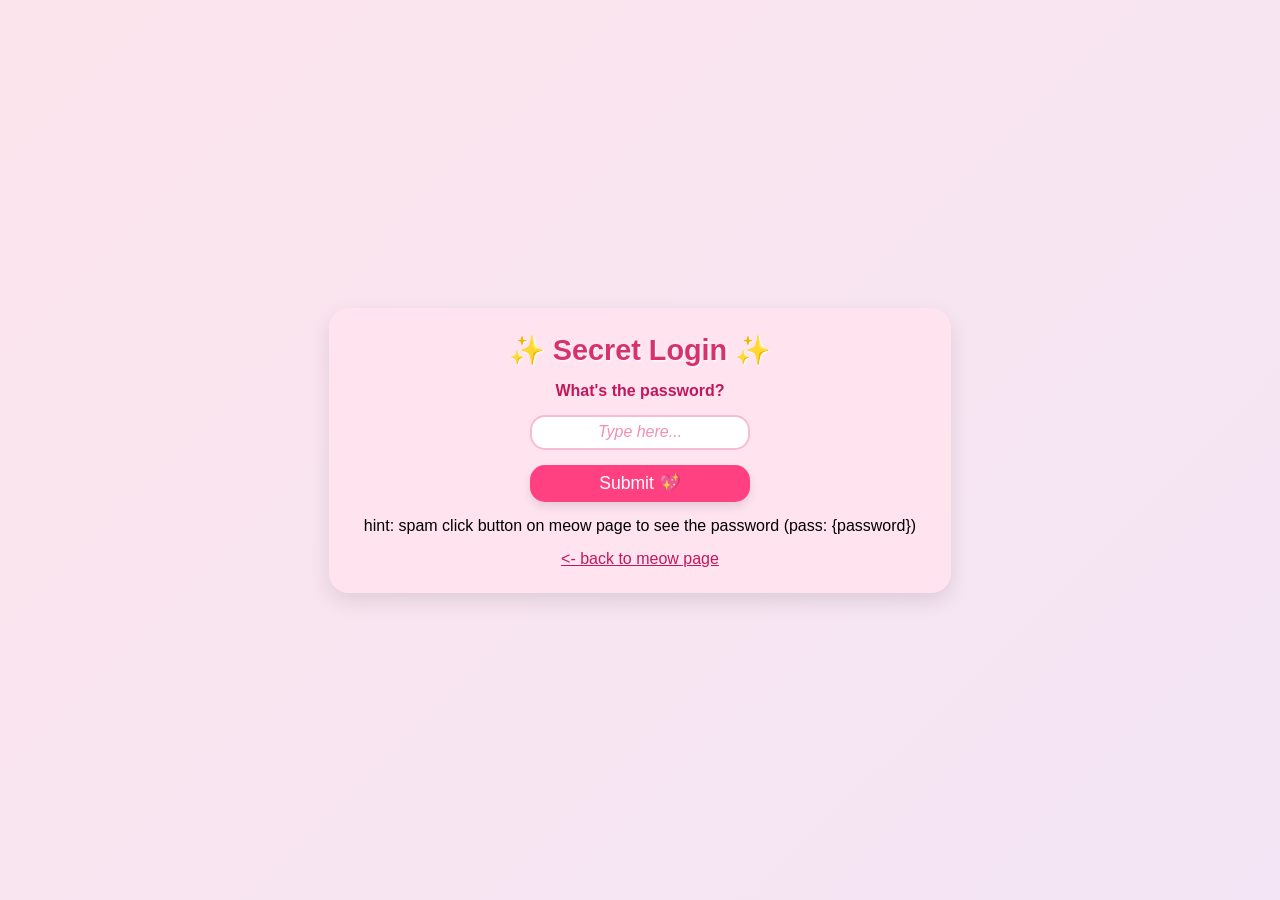
<file: secret-page/pass-log.html>
<!DOCTYPE html>
<html lang="en">
<head>
  <meta charset="UTF-8">
  <meta name="viewport" content="width=device-width, initial-scale=1.0">
  <title>password?</title>
</head>
<style>
  * {
    margin: 0;
    padding: 0;
    box-sizing: border-box;
  }
  body {
  display: flex;
  justify-content: center;
  align-items: center;
  height: 100vh;
  background: linear-gradient(135deg, #fce4ec, #f3e5f5);
  font-family: 'Comic Sans MS', cursive, sans-serif;
}

/* Form container */
form {
  display: flex;
  flex-direction: column;
  align-items: center;
  gap: 15px;
  padding: 25px 35px;
  border-radius: 20px;
  background-color: #ffe4f0;
  box-shadow: 0 8px 20px rgba(0,0,0,0.1);
  text-align: center;
}

/* Form title */
form h2 {
  margin: 0;
  color: #d6336c;
  font-size: 1.8rem;
  text-shadow: 1px 1px 2px #fff;
}

/* Labels */
label {
  font-weight: bold;
  color: #c2185b;
}

/* Input field */
input {
  width: 220px;
  height: 35px;
  border-radius: 15px;
  border: 2px solid #f8bbd0;
  padding: 0 10px;
  font-size: 1rem;
  text-align: center;
  transition: 0.2s;
}

/* Input focus effect */
input:focus {
  outline: none;
  border-color: #ff80ab;
  box-shadow: 0 0 10px #ff80ab50;
}

/* Button styling */
button {
  width: 220px;
  padding: 8px 0;
  font-size: 1.1rem;
  font-family: 'Comic Sans MS', cursive, sans-serif;
  color: white;
  background: #ff4081;
  border: none;
  border-radius: 15px;
  cursor: pointer;
  box-shadow: 0 5px 10px rgba(0,0,0,0.1);
  transition: 0.2s;
}

/* Button hover */
button:hover {
  background: #f50057;
  transform: scale(1.05);
  box-shadow: 0 8px 15px rgba(0,0,0,0.2);
}

/* Placeholder text */
input::placeholder {
  color: #f48fb1;
  font-style: italic;
}
a {
  text-decoration: underline;
  color: #c2185b;
  cursor: pointer;
  transition: .1s;
}
a:hover {
  color: #ff018d;
}
</style>
<body>
  <form>
    <h2>✨ Secret Login ✨</h2>
    <label for="password">What's the password?</label>
    <input type="password" id="password" placeholder="Type here...">
    <button type="button" id="submitBtn">Submit 💖</button>
    <p>hint: spam click button on meow page to see the password (pass: {password})</p>
    <a id="back"><- back to meow page</a>
  </form>

  <script>
    document.getElementById("back").addEventListener("click", () => {
      window.location.href = "../index.html";
      window.close();
    });
  </script>

  <script>
    let reyalPass = "jay123";

    const passwordInput = document.getElementById("password");
    const submitBtn = document.getElementById("submitBtn");

    function checkPassword() {
      const pass = passwordInput.value;

      if (pass == reyalPass) {
        window.location.href = "landing-page.html";
      }
      else {
        alert("Wrong Password!");
        passwordInput.value = "";
        passwordInput.focus();
      }
    }

    submitBtn.addEventListener("click", checkPassword);

    // When ENTER key pressed
    passwordInput.addEventListener("keydown", function(e) {
      if (e.key == "Enter") {
        e.preventDefault();
        checkPassword();
      }
    });

  </script>
</body>
</html>
</file>
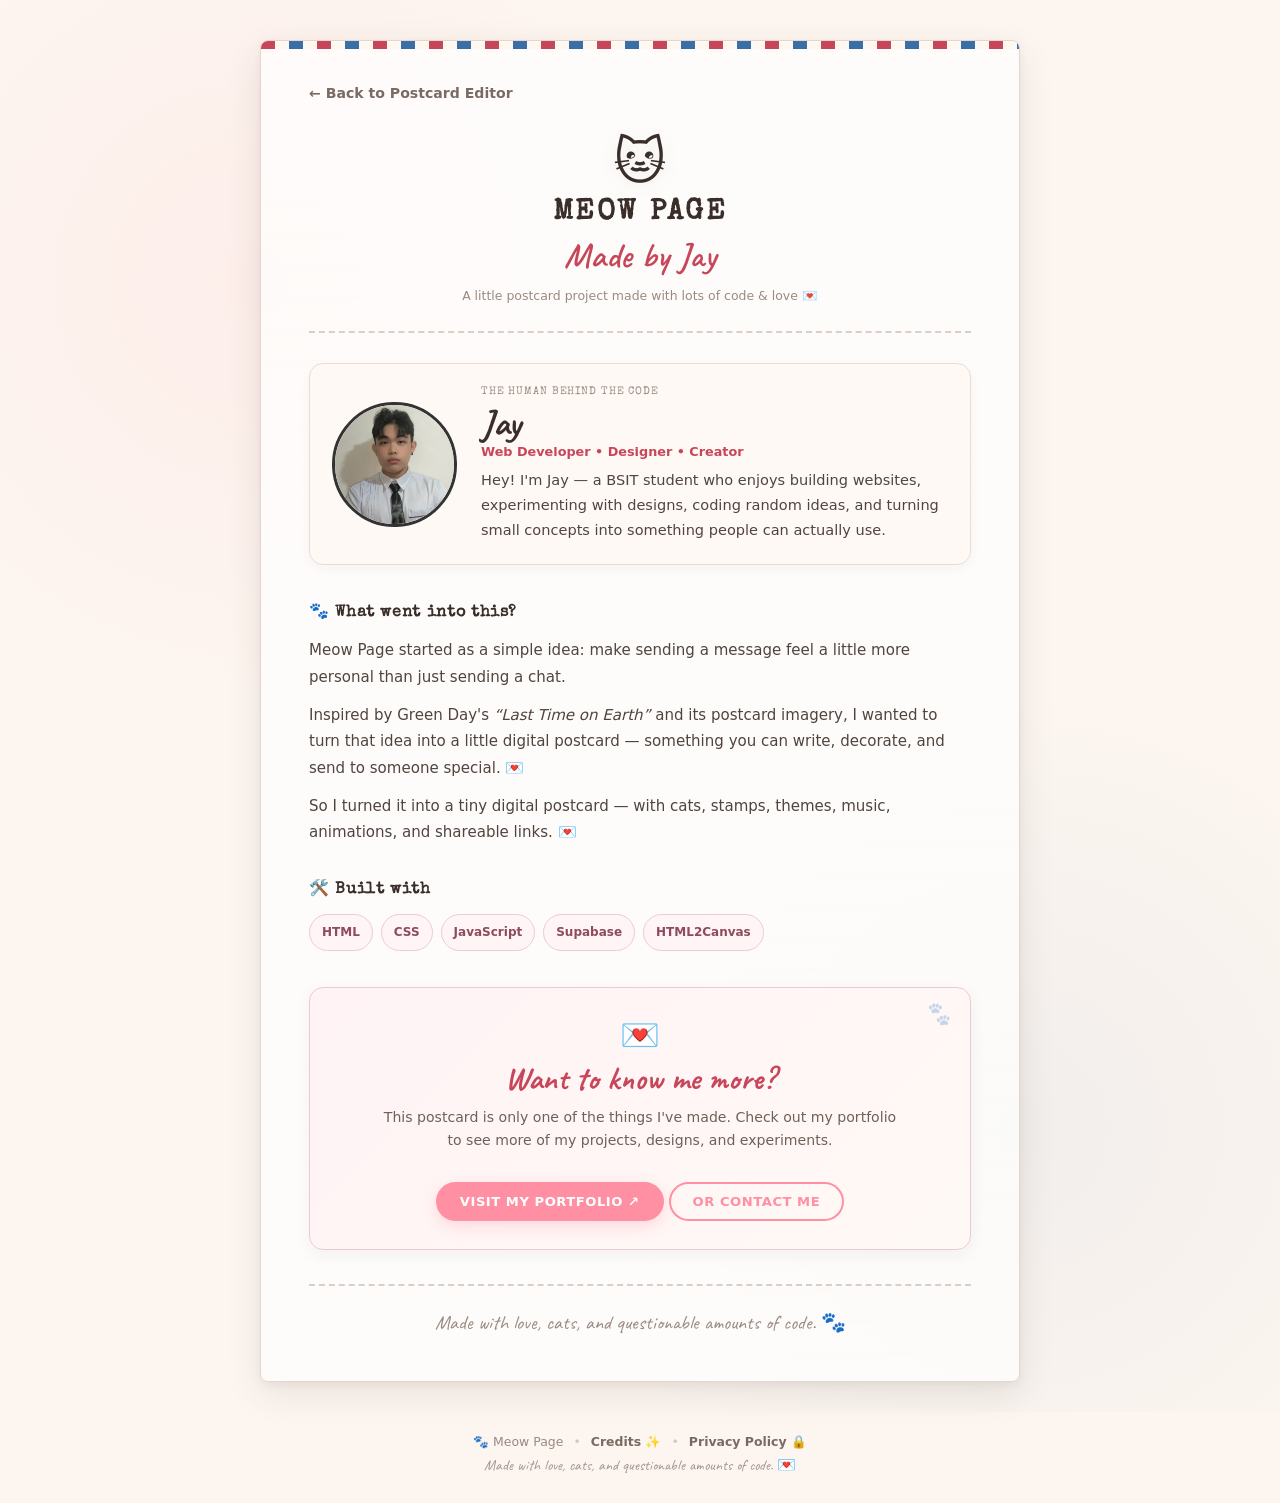
<file: postcard/meow-page/meow-page/credits.html>
<!DOCTYPE html>
<html lang="en">
  <head>
    <meta charset="UTF-8" />
    <meta name="viewport" content="width=device-width, initial-scale=1.0" />

    <title>Credits | Meow Page</title>

    <link
      href="https://fonts.googleapis.com/css2?family=Caveat:wght@500;600&family=Special+Elite&display=swap"
      rel="stylesheet"
    />

    <link rel="stylesheet" href="css/style.css" />
    <link rel="stylesheet" href="css/animations.css" />
    <link rel="stylesheet" href="css/responsive.css" />

    <link
      rel="icon"
      type="image/png"
      sizes="32x32"
      href="assets/icon/icon.png"
    />
  </head>

  <body>
    <main class="credits-page">
      <section class="credits-card">
        <a href="create.html" class="credits-back">
          ← Back to Postcard Editor
        </a>

        <header class="credits-header">
          <div class="credits-cat">🐱</div>

          <h1>MEOW PAGE</h1>

          <h2>Made by Jay</h2>

          <p class="credits-date">
            A little postcard project made with lots of code & love 💌
          </p>
        </header>

        <!-- Creator -->
        <section class="creator-section">
          <div class="creator-avatar" id="creatorAvatar" title="Click me 🐱">
            <img src="assets/img/credits-pf.jpg" alt="Jay" />
          </div>

          <!-- <audio id="meowSound" preload="auto">
            <source src="assets/sounds/meow1.mp3" type="audio/mpeg" />
          </audio> -->

          <div class="creator-info">
            <span class="creator-label"> THE HUMAN BEHIND THE CODE </span>

            <h3>Jay</h3>

            <p class="creator-role">Web Developer • Designer • Creator</p>

            <p class="creator-description">
              Hey! I'm Jay — a BSIT student who enjoys building websites,
              experimenting with designs, coding random ideas, and turning small
              concepts into something people can actually use.
            </p>
          </div>
        </section>

        <!-- What went into the project -->
        <section class="credits-section">
          <h3>🐾 What went into this?</h3>

          <p>
            Meow Page started as a simple idea: make sending a message feel a
            little more personal than just sending a chat.
          </p>

          <p>
            Inspired by Green Day's <em>“Last Time on Earth”</em> and its
            postcard imagery, I wanted to turn that idea into a little digital
            postcard — something you can write, decorate, and send to someone
            special. 💌
          </p>

          <p>
            So I turned it into a tiny digital postcard — with cats, stamps,
            themes, music, animations, and shareable links. 💌
          </p>
        </section>

        <!-- Built with -->
        <section class="credits-section">
          <h3>🛠️ Built with</h3>

          <div class="credits-tools">
            <span>HTML</span>
            <span>CSS</span>
            <span>JavaScript</span>
            <span>Supabase</span>
            <span>HTML2Canvas</span>
          </div>
        </section>

        <!-- Portfolio CTA -->
        <section class="portfolio-cta">
          <div class="portfolio-cat">💌</div>

          <h3>Want to know me more?</h3>

          <p>
            This postcard is only one of the things I've made. Check out my
            portfolio to see more of my projects, designs, and experiments.
          </p>

          <a
            href="https://portfolionieljay.netlify.app/"
            target="_blank"
            rel="noopener noreferrer"
            class="portfolio-button"
          >
            VISIT MY PORTFOLIO ↗
          </a>
          <a
            href="https://www.facebook.com/ljlosa.69/"
            class="portfolio-button-outline"
            >OR CONTACT ME</a
          >
        </section>

        <div class="credits-ending">
          Made with love, cats, and questionable amounts of code. 🐾
        </div>
      </section>
    </main>

    <footer class="site-footer">
      <div class="footer-content">
        <span>🐾 Meow Page</span>

        <span class="footer-divider">•</span>

        <a href="credits.html"> Credits ✨ </a>

        <span class="footer-divider">•</span>

        <a href="privacy.html"> Privacy Policy 🔒 </a>
      </div>

      <p>Made with love, cats, and questionable amounts of code. 💌</p>
    </footer>

    <script>
      const meowSounds = [
        "assets/sounds/meow1.mp3",
        "assets/sounds/meow2.mp3",
        "assets/sounds/meow3.mp3",
        "assets/sounds/meow4.mp3",
        "assets/sounds/meow5.mp3",
        "assets/sounds/meow6.mp3",
      ];

      const creatorAvatar = document.getElementById("creatorAvatar");

      let lastMeow = -1;

      creatorAvatar.addEventListener("click", () => {
        let randomIndex;

        do {
          randomIndex = Math.floor(Math.random() * meowSounds.length);
        } while (randomIndex === lastMeow && meowSounds.length > 1);

        lastMeow = randomIndex;

        const audio = new Audio(meowSounds[randomIndex]);
        audio.play();

        // Restart click animation
        creatorAvatar.classList.remove("meowing");
        void creatorAvatar.offsetWidth;
        creatorAvatar.classList.add("meowing");
      });
    </script>
  </body>
</html>
</file>
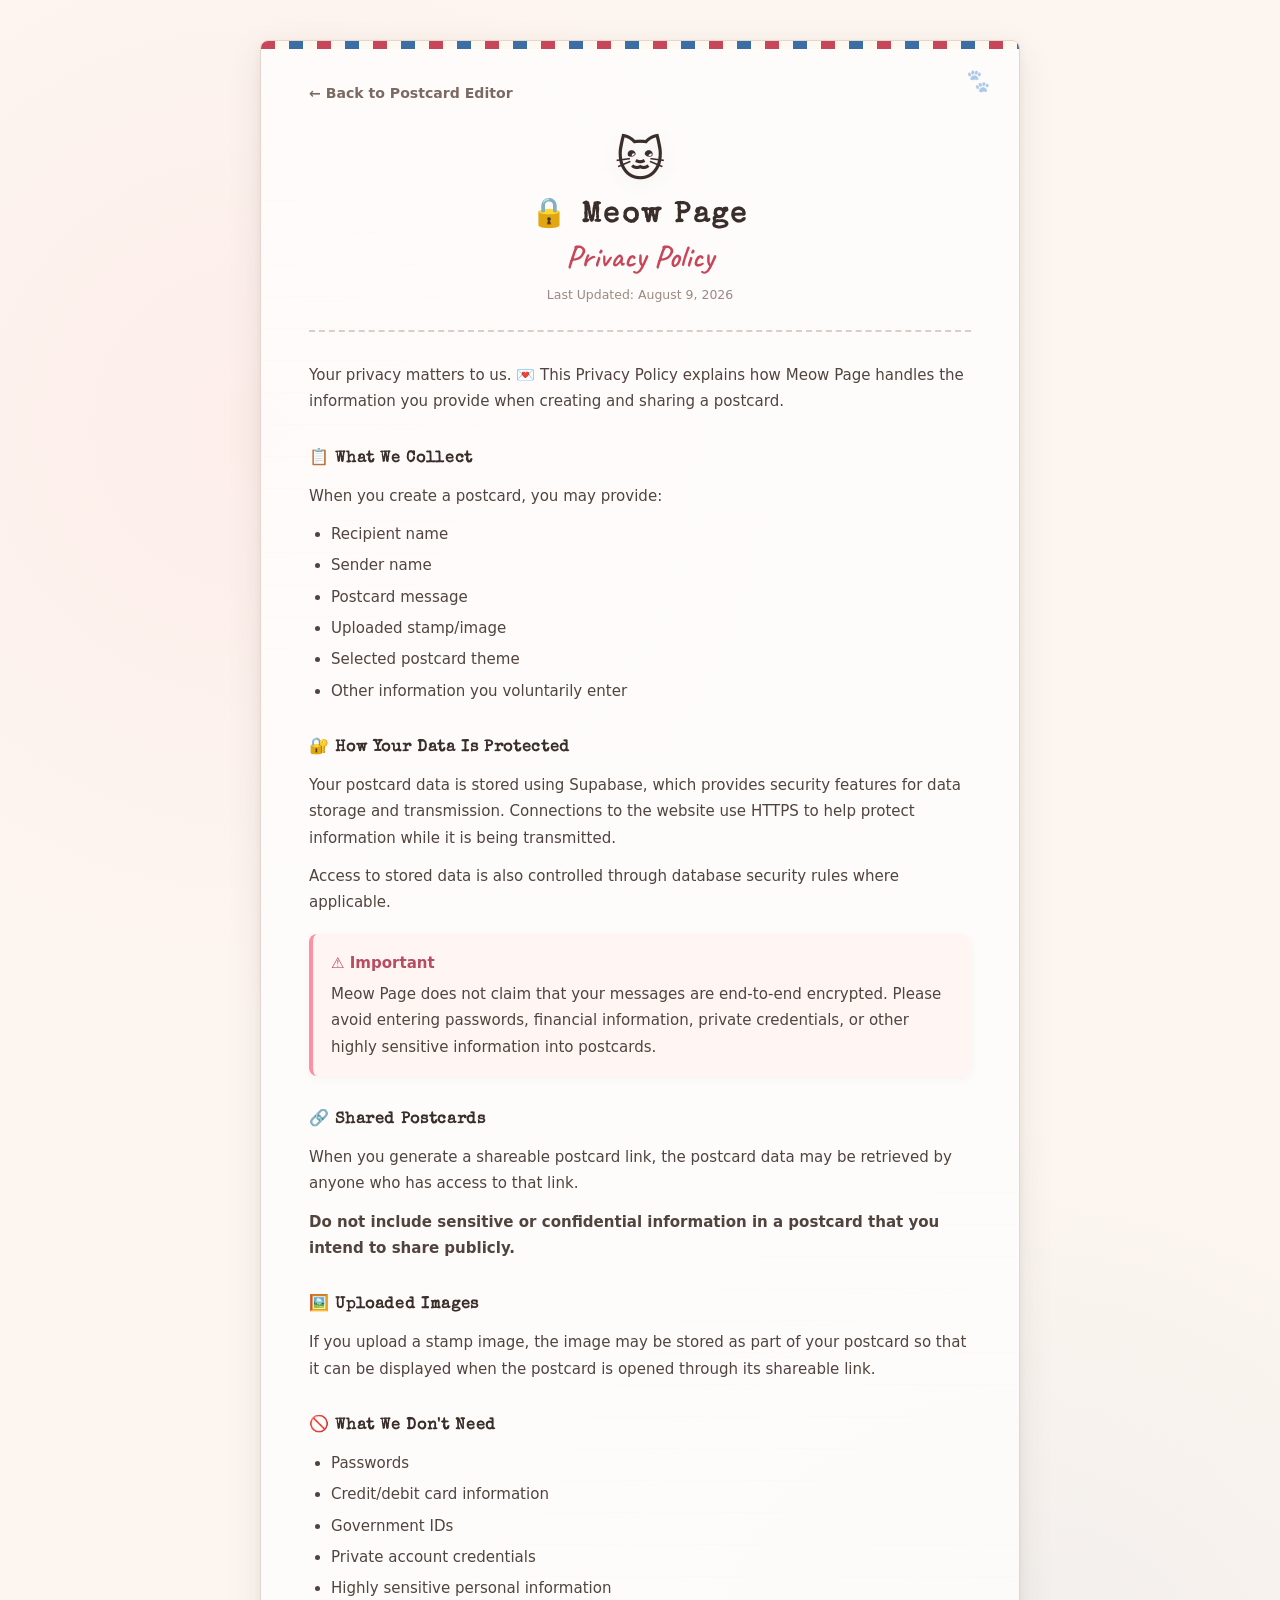
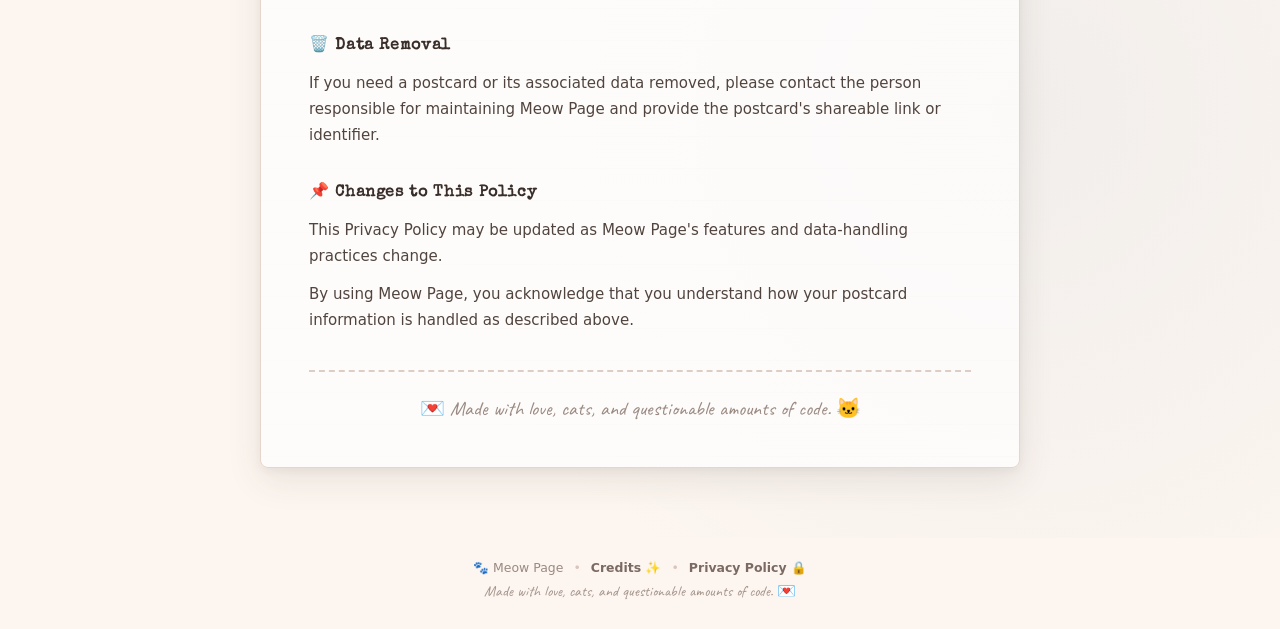
<file: postcard/meow-page/meow-page/privacy.html>
<!DOCTYPE html>
<html lang="en">
  <head>
    <meta charset="UTF-8" />
    <meta name="viewport" content="width=device-width, initial-scale=1.0" />

    <title>Meow Page | Privacy Policy</title>

    <link
      href="https://fonts.googleapis.com/css2?family=Caveat:wght@500;600&family=Special+Elite&display=swap"
      rel="stylesheet"
    />

    <link rel="stylesheet" href="css/style.css" />
    <link rel="stylesheet" href="css/responsive.css" />

    <link
      rel="icon"
      type="image/png"
      sizes="32x32"
      href="assets/icon/icon.png"
    />
  </head>

  <body>
    <main class="privacy-page">
      <div class="privacy-card">
        <a href="create.html" class="privacy-back">
          ← Back to Postcard Editor</a
        >

        <div class="privacy-header">
          <div class="privacy-cat">🐱</div>

          <h1>🔒 Meow Page</h1>
          <h2>Privacy Policy</h2>

          <p class="privacy-date">Last Updated: August 9, 2026</p>
        </div>

        <section class="privacy-section">
          <p>
            Your privacy matters to us. 💌 This Privacy Policy explains how Meow
            Page handles the information you provide when creating and sharing a
            postcard.
          </p>
        </section>

        <section class="privacy-section">
          <h3>📋 What We Collect</h3>

          <p>When you create a postcard, you may provide:</p>

          <ul>
            <li>Recipient name</li>
            <li>Sender name</li>
            <li>Postcard message</li>
            <li>Uploaded stamp/image</li>
            <li>Selected postcard theme</li>
            <li>Other information you voluntarily enter</li>
          </ul>
        </section>

        <section class="privacy-section">
          <h3>🔐 How Your Data Is Protected</h3>

          <p>
            Your postcard data is stored using Supabase, which provides security
            features for data storage and transmission. Connections to the
            website use HTTPS to help protect information while it is being
            transmitted.
          </p>

          <p>
            Access to stored data is also controlled through database security
            rules where applicable.
          </p>

          <div class="privacy-warning">
            <strong>⚠️ Important</strong>
            <p>
              Meow Page does not claim that your messages are end-to-end
              encrypted. Please avoid entering passwords, financial information,
              private credentials, or other highly sensitive information into
              postcards.
            </p>
          </div>
        </section>

        <section class="privacy-section">
          <h3>🔗 Shared Postcards</h3>

          <p>
            When you generate a shareable postcard link, the postcard data may
            be retrieved by anyone who has access to that link.
          </p>

          <p>
            <strong>
              Do not include sensitive or confidential information in a postcard
              that you intend to share publicly.
            </strong>
          </p>
        </section>

        <section class="privacy-section">
          <h3>🖼️ Uploaded Images</h3>

          <p>
            If you upload a stamp image, the image may be stored as part of your
            postcard so that it can be displayed when the postcard is opened
            through its shareable link.
          </p>
        </section>

        <section class="privacy-section">
          <h3>🚫 What We Don't Need</h3>

          <ul>
            <li>Passwords</li>
            <li>Credit/debit card information</li>
            <li>Government IDs</li>
            <li>Private account credentials</li>
            <li>Highly sensitive personal information</li>
          </ul>
        </section>

        <section class="privacy-section">
          <h3>🗑️ Data Removal</h3>

          <p>
            If you need a postcard or its associated data removed, please
            contact the person responsible for maintaining Meow Page and provide
            the postcard's shareable link or identifier.
          </p>
        </section>

        <section class="privacy-section">
          <h3>📌 Changes to This Policy</h3>

          <p>
            This Privacy Policy may be updated as Meow Page's features and
            data-handling practices change.
          </p>

          <p>
            By using Meow Page, you acknowledge that you understand how your
            postcard information is handled as described above.
          </p>
        </section>

        <div class="privacy-ending">
          💌 Made with love, cats, and questionable amounts of code. 🐱
        </div>
      </div>
    </main>
    <footer class="site-footer">
      <div class="footer-content">
        <span>🐾 Meow Page</span>

        <span class="footer-divider">•</span>

        <a href="credits.html"> Credits ✨ </a>

        <span class="footer-divider">•</span>

        <a href="privacy.html"> Privacy Policy 🔒 </a>
      </div>

      <p>Made with love, cats, and questionable amounts of code. 💌</p>
    </footer>
  </body>
</html>
</file>
<file: styles.css>
body {
  font-family: "Pacifico", cursive;
  margin: 0;
  overflow: hidden;
  display: flex;
  justify-content: center;
  align-items: center;
  background-color: #e78989;
  height: 100vh;
}

.card {
  position: relative;
  width: 400px;
  height: 400px;
  z-index: 10;
}

.card .front,
.card .back,
.card .first-page {
  border-radius: 20px;
  position: absolute;
  inset: 0;
  border: 10px solid #432d1e;
  transform-origin: left center;
  transition: transform 0.8s ease;
}

.front {
  color: #fff;
  display: flex;
  justify-content: center;
  align-items: center;
  z-index: 3;
  backface-visibility: hidden;
  position: relative;
  background-image: url("img/cat3.jpg"); /* your cat image */
  background-repeat: no-repeat;
  background-size: cover;
  border-radius: 15px;
  overflow: hidden;
  box-shadow: 0 10px 25px rgba(0, 0, 0, 0.3);
}

/* Pinkish overlay */
.front::before {
  content: "";
  position: absolute;
  inset: 0;
  background: rgba(255, 182, 193, 0.3); /* soft pink overlay */
  pointer-events: none;
}

/* Floating hearts */
.front::after {
  content: "💖";
  position: absolute;
  font-size: 24px;
  top: 20%;
  left: 50%;
  transform: translateX(-50%);
  animation: floatHeartFront 3s ease-in-out infinite;
  opacity: 0.8;
}

/* Heart floating animation */
@keyframes floatHeartFront {
  0% {
    transform: translateX(-50%) translateY(0) rotate(0deg);
    opacity: 0.8;
  }
  50% {
    transform: translateX(-60%) translateY(-30px) rotate(15deg);
    opacity: 1;
  }
  100% {
    transform: translateX(-40%) translateY(-60px) rotate(-15deg);
    opacity: 0;
  }
}

/* Front text pop */
.front h1 {
  font-family: "Pacifico", cursive;
  font-size: 36px;
  text-shadow: 2px 2px 8px #ff92b0, -2px -2px 8px #ff1c14;
  animation: bounceIn 1s ease forwards;
}

@keyframes bounceIn {
  0% {
    transform: scale(0.5);
    opacity: 0;
  }
  60% {
    transform: scale(1.2);
    opacity: 1;
  }
  80% {
    transform: scale(0.9);
  }
  100% {
    transform: scale(1);
  }
}

.back {
  background: #ee2c00;
  z-index: 2;
  background-image: url(img/cat1.jpg);
  background-repeat: no-repeat;
  background-size: cover;
}

.first-page {
  background: linear-gradient(
    135deg,
    #ff9aa2,
    #ff6b81,
    #ff3b5f
  ); /* soft pink-red gradient */
  z-index: 1;
  display: flex;
  flex-direction: column;
  justify-content: center;
  align-items: center;
  border-radius: 20px;
  padding: 30px;
  position: relative;
  box-shadow: 0 10px 30px rgba(0, 0, 0, 0.3);
  overflow: hidden;
  animation: fadeIn 1.5s ease forwards;
}

/* Fade in animation */
@keyframes fadeIn {
  0% {
    opacity: 0;
    transform: scale(0.8);
  }
  100% {
    opacity: 1;
    transform: scale(1);
  }
}

/* Floating hearts inside first-page */
.first-page::before {
  content: "💖";
  position: absolute;
  top: 10%;
  left: 20%;
  font-size: 24px;
  animation: floatHearts 4s ease-in-out infinite;
}

.first-page::after {
  content: "💖";
  position: absolute;
  top: 30%;
  left: 70%;
  font-size: 20px;
  animation: floatHearts 3s ease-in-out infinite;
}

@keyframes floatHearts {
  0% {
    transform: translateY(0) scale(1) rotate(0deg);
    opacity: 0.8;
  }
  50% {
    transform: translateY(-30px) scale(1.2) rotate(15deg);
    opacity: 1;
  }
  100% {
    transform: translateY(-60px) scale(1) rotate(-15deg);
    opacity: 0;
  }
}

/* Text inside first-page */
.first-page p {
  font-family: "Pacifico", cursive;
  font-size: 36px;
  font-weight: bold;
  color: #fff;
  text-align: center;
  text-shadow: 2px 2px 8px #ffb6c1, -2px -2px 8px #ff3b5f;
  animation: bounceIn 1s ease forwards;
}

/* Bouncy text */
@keyframes bounceIn {
  0% {
    transform: scale(0.5);
    opacity: 0;
  }
  60% {
    transform: scale(1.2);
    opacity: 1;
  }
  80% {
    transform: scale(0.9);
  }
  100% {
    transform: scale(1);
  }
}

@import url("https://fonts.googleapis.com/css2?family=Pacifico&display=swap");

.first-page p {
  font-family: "Pacifico", cursive; /* cute handwritten font */
  font-size: 36px;
  font-weight: bold;
  color: #c0014d; /* soft pink */
  text-align: center;
  position: relative;
  animation: bounceIn 1s ease forwards;
  text-shadow: 2px 2px 5px #ffb6c1, -2px -2px 5px #ffb6c1;
}

/* Bounce animation */
@keyframes bounceIn {
  0% {
    transform: scale(0.5);
    opacity: 0;
  }
  60% {
    transform: scale(1.2);
    opacity: 1;
  }
  80% {
    transform: scale(0.9);
  }
  100% {
    transform: scale(1);
  }
}

/* Hearts floating */
.first-page p::after {
  content: "❤️";
  position: absolute;
  top: -20px;
  right: -20px;
  font-size: 20px;
  animation: floatHeart 2s ease-in-out infinite;
}

@keyframes floatHeart {
  0% {
    transform: translate(0, 0) rotate(0deg);
    opacity: 1;
  }
  50% {
    transform: translate(-10px, -30px) rotate(20deg);
    opacity: 0.7;
  }
  100% {
    transform: translate(10px, -60px) rotate(-20deg);
    opacity: 0;
  }
}

.card:hover .front,
.card:hover .back {
  transform: perspective(800px) rotateY(-170deg);
  cursor: pointer;
}

.reveal {
  font-family: "Pacifico", cursive; /* playful, cute font */
  font-size: 20px;
  margin-top: 20px;
  padding: 12px 25px;
  background: linear-gradient(
    45deg,
    #ff5e9e,
    #ff1c14
  ); /* pink to red gradient */
  color: #fff;
  border: none;
  border-radius: 50px; /* rounder, cuter */
  cursor: pointer;
  box-shadow: 0 5px 15px rgba(255, 92, 150, 0.5);
  position: relative;
  overflow: hidden;
  transition: transform 0.2s, box-shadow 0.2s, background 0.3s;
}

/* Hover: glow and float slightly */
.reveal:hover {
  transform: translateY(-3px) scale(1.05);
  box-shadow: 0 8px 20px rgba(255, 92, 150, 0.7);
  background: linear-gradient(45deg, #ff92b0, #ff3b1f);
}

/* Click: shrink slightly */
.reveal:active {
  transform: scale(0.95);
  box-shadow: 0 4px 10px rgba(255, 92, 150, 0.5);
}

/* Floating hearts animation */
.reveal::after {
  content: "💖";
  position: absolute;
  top: -10px;
  left: 50%;
  font-size: 18px;
  transform: translateX(-50%);
  opacity: 0;
  animation: floatHeartBtn 2s ease-in-out infinite;
}

@keyframes floatHeartBtn {
  0% {
    transform: translateX(-50%) translateY(0) rotate(0deg);
    opacity: 0;
  }
  30% {
    opacity: 1;
  }
  60% {
    transform: translateX(-50%) translateY(-20px) rotate(15deg);
    opacity: 0.7;
  }
  100% {
    transform: translateX(-50%) translateY(-40px) rotate(-15deg);
    opacity: 0;
  }
}

.rain {
  position: fixed;
  top: -50px;
  font-size: 18px;
  font-weight: bold;
  color: #fff;
  animation: fall linear forwards;
  pointer-events: none;
}

@keyframes fall {
  to {
    transform: translateY(110vh);
    opacity: 1;
  }
}

/* ===================== LARGE DESKTOP ===================== */
@media (max-width: 1255px) {
  .songs-container .song-boxes {
    display: grid;
    grid-template-columns: repeat(4, 1fr);
    gap: 16px;
    justify-items: center;
  }
  .card {
    width: 300px;
    height: 320px;
  }

  .card .front h1 {
    margin-top: 50px;
    font-size: 18px;
  }

  .card .front,
  .card .back,
  .card .first-page {
    border-width: 6px;
  }
  .card .first-page #hint {
    font-size: 12px;
  }
}

@media (max-width: 980px) {
  .songs-container .song-boxes {
    display: grid;
    grid-template-columns: repeat(3, 1fr);
    gap: 16px;
    justify-items: center;
  }
}

/* ===================== TABLET ===================== */
@media (max-width: 925px) {
  .songs-container .song-boxes {
    display: grid;
    grid-template-columns: repeat(3, 1fr);
    gap: 16px;
    justify-items: center;
  }
  .card {
    width: 280px;
    height: 300px;
  }
  .card .first-page #hint {
    font-size: 10px;
  }

  .card .front h1 {
    margin-top: 50px;
    font-size: 18px;
  }

  .card .front,
  .card .back,
  .card .first-page {
    border-width: 6px;
  }

  .card .first-page #hello {
    margin: 0;
  }
}

/* ===================== MOBILE ===================== */
@media (max-width: 710px) {
  .songs-container .song-boxes {
    display: grid;
    grid-template-columns: repeat(2, 1fr);
    gap: 16px;
    justify-items: center;
  }
  .song-boxes.list .song-card {
    width: 100%;
    margin: 0;
  }
}
@media (max-width: 600px) {
  .songs-container .song-boxes {
    display: grid;
    grid-template-columns: repeat(2, 1fr);
    gap: 16px;
    justify-items: center;
  }
  .song-boxes.list .song-card {
    width: 100%;
    margin: 0;
  }
  * {
    font-family: "Pacifico";
  }

  .card .first-page #hint {
    font-size: 8px;
  }

  body {
    padding: 10px;
  }

  .card {
    width: 160px;
    height: 180px;
  }

  .card .front h1 {
    margin-top: 50px;
    font-size: 18px;
  }

  .card .front,
  .card .back,
  .card .first-page {
    border-width: 6px;
  }

  .first-page p {
    font-size: 14px;
    text-align: center;
  }

  .reveal {
    font-size: 13px;
    padding: 8px 14px;
  }

  .rain {
    font-size: 13px;
  }

  .songs-container {
    width: 100%;
    display: grid;
    grid-template-columns: repeat(2, 1fr);
    gap: 16px;
    justify-items: center;
  }

  .song-card {
    width: 120px;
    height: 350px;
  }

  .song-boxes.list .song-card {
    height: auto;
  }

  .search #searchInput {
    width: 165px;
  }
  .card .first-page #hello {
    margin: 0;
  }

  .card .first-page #hint {
    font-size: 7px;
  }
}

@media (max-width: 470px) {
  .songs-container .song-boxes {
    display: grid;
    grid-template-columns: repeat(2, 1fr);
    gap: 16px;
    justify-items: center;
  }
  * {
    font-family: "Pacifico";
  }
  nav ul li a {
    font-size: 17px;
  }
}

/* ===================== SMALL MOBILE ===================== */
@media (max-width: 445px) {
  .songs-container .song-boxes {
    display: grid;
    grid-template-columns: repeat(1, 1fr);
    gap: 16px;
    justify-items: center;
  }
  .song-boxes.list .song-card {
    width: 90%;
    margin: 0 auto;
  }
  * {
    font-family: "Pacifico";
  }
  .card {
    width: 140px;
    height: 160px;
  }
  .first-page {
    padding: 10px;
  }
  .nav-container .notice {
    justify-content: space-between;
    display: flex;
  }
  .notice .details {
    text-align: center;
  }
  .details-reveal {
    width: 80%;
  }
  .details-reveal .texts p {
    font-size: 12px;
  }
  nav ul li a {
    font-size: 17px;
  }
}

@media (max-width: 448px) {
  .songs-container .song-boxes {
    display: grid;
    grid-template-columns: repeat(1, 1fr);
    gap: 16px;
    justify-items: center;
  }
  * {
    font-family: "Pacifico";
  }
  nav ul li a {
    font-size: 17px;
  }
  .search {
    width: 80%;
    margin-top: 9px;
  }
  .search #searchInput {
    width: 100%;
  }
  .dropbtn {
    margin: 0;
    padding: 0;
    font-size: 12px;
  }
  .close-btn {
    margin-top: -100%;
  }
}

/* ===================== EXTRA SMALL ===================== */
@media (max-width: 360px) {
  .songs-container .song-boxes {
    display: grid;
    grid-template-columns: repeat(1, 1fr);
    gap: 16px;
    justify-items: center;
  }
  * {
    font-family: "Pacifico";
  }
  nav ul li a {
    font-size: 17px;
  }
  .nav-container #showSong {
    font-size: 0.9rem;
    padding: 6px 10px;
  }

  .search {
    margin-top: 20px;
    width: 70%;
  }

  .songs-container .search #searchInput {
    width: 100%;
  }

  .close-btn {
    top: 10px;
  }
}

.nav-container {
  justify-content: center;
  z-index: 100;
}

nav {
  position: fixed;
  top: 20px;
  left: 20px;
  width: calc(100% - 90px);
  text-align: center;
}
nav #showSong {
  color: #fff;
  text-decoration: none;
  font-size: 25px;
  margin-right: 15px;
  font-weight: bold;
  padding: 10px;
  background: #cc2400;
  border-radius: 10px;
  transition: 200ms;
}
nav p {
  font-size: 20px;
  margin-right: 15px;
  font-weight: bold;
  padding: 10px;
}
nav ul {
  list-style: none;
}
nav #showSong:hover {
  background: #ff2c2c;
  color: #fff;
  box-shadow: #5f0303 0px 0px 10px;
}

.songs-container {
  display: none;
  position: fixed;
  top: 80px;
  left: 50%;
  transform: translateX(-50%);
  background: rgba(13, 13, 13, 0.9);
  padding: 20px;
  border-radius: 10px;
  z-index: 100;
  width: 80%;
  max-height: 70vh;
  overflow-y: auto;
  flex-wrap: wrap;
  gap: 20px;
  justify-content: center;
}

.songs-container::-webkit-scrollbar {
  width: 8px;
}

.songs-container::-webkit-scrollbar-thumb {
  background: #ff2c2c;
  border-radius: 4px;
}

.songs-container::-webkit-scrollbar-track {
  background: rgba(255, 255, 255, 0.1);
}

.songs-container .song-card {
  background-color: #222;
  width: 180px;
  border-radius: 10px;
  overflow: hidden;
  text-align: center;
  color: #fff;
  cursor: pointer;
  transition: transform 0.2s;
  display: flex;
  flex-direction: column;
  align-items: center;
}
.songs-container .song-card .new p {
  margin: 0;
  padding: 4px;
}

.songs-container .song-card img {
  width: 100%;
  height: 180px;
  object-fit: cover;
}

.songs-container .song-card h3 {
  margin: 10px 0 5px;
  font-size: 16px;
}

.songs-container .song-card p {
  margin: 0 0 10px;
  font-size: 14px;
  color: #ccc;
  transition: 0.2s;
}
.songs-container .song-card a {
  text-decoration: none;
  color: inherit;
}
.songs-container .song-card a:hover {
  text-decoration: underline;
  color: #ff5c8a;
}

.songs-container .song-card a p:hover {
  color: #ffffff;
  font-weight: 500;
}

.songs-container .song-card:hover {
  transform: scale(1.05);
}

.audio-player {
  width: 100%;
  margin-top: 5px;
}

.close-btn {
  position: sticky;
  top: 10px;
  left: 100%;
  background: #ff2c2c;
  border: none;
  color: #fff;
  font-size: 20px;
  font-weight: bold;
  border-radius: 5px;
  padding: 5px 10px;
  cursor: pointer;
  z-index: 200;
  height: fit-content;
}

.close-btn:hover {
  background: #cc0000;
}

.now-playing {
  display: flex;
  align-items: center;
  gap: 15px;
  margin-bottom: 20px;
  width: 100%;
  justify-content: center;
}

.record {
  width: 60px;
  height: 60px;
  border-radius: 50%;
  background: url("https://img.freepik.com/free-vector/hand-drawn-music-notes-illustration_23-2151320661.jpg")
    no-repeat center/cover;
  /* example record image, replace with your own if you want */
  animation: spin 0s linear infinite;
}

@keyframes spin {
  from {
    transform: rotate(0deg);
  }
  to {
    transform: rotate(360deg);
  }
}

.song-info h3,
.song-info p {
  margin: 0;
  color: #fff;
  text-align: left;
}

.record.playing {
  animation: spin 2s linear infinite;
}

.custom-player {
  width: 100%;
  display: none; /* hide all initially */
  flex-direction: column;
  align-items: center;
  margin-top: 10px;
}
.custom-player.active {
  display: flex; /* show only active card */
}

.custom-player .slider {
  width: 90%;
  margin: 5px 0;
  -webkit-appearance: none;
  height: 8px;
  border-radius: 5px;
  background: #ccc;
  cursor: pointer;
}

.custom-player .slider::-webkit-slider-thumb {
  -webkit-appearance: none;
  width: 18px;
  height: 18px;
  border-radius: 50%;
  background: #ff2c2c;
  cursor: pointer;
  border: 2px solid #fff;
}

.custom-player .controls {
  display: flex;
  justify-content: space-between;
  width: 90%;
  align-items: center;
  color: #fff;
}

.custom-player .play-btn {
  background: #ff2c2c;
  border: none;
  color: #fff;
  padding: 5px 10px;
  border-radius: 5px;
  cursor: pointer;
}

.custom-player .play-btn:hover {
  background: #cc0000;
}
.repeat-btn {
  border: none;
  padding: 5px;
  font-size: 30px;
  cursor: pointer;
  z-index: 99999;
  transition: 0.1s;
  border-radius: 10px;
}
.repeat-btn:hover {
  transform: scale(1.1);
}
.repeat-btn:active {
  background-color: #b91533;
}

.custom-player .time {
  font-size: 12px;
}

.play-btn {
  display: none;
}

.search {
  display: flex;
  gap: 10px;
  align-items: center;
  vertical-align: middle;
  margin-bottom: 20px;
  flex-wrap: wrap;
}

#searchInput {
  padding: 10px 14px;
  border-radius: 20px;
  border: 2px solid #ff9aa2;
  outline: none;
  font-size: 14px;
  width: 220px;
}

#searchInput:focus {
  border-color: #ff5c8a;
}

/* Dropdown */
.dropdownmenu {
  position: relative;
}

.dropbtn {
  background: #ff5c8a;
  color: white;
  padding: 10px 16px;
  border: none;
  border-radius: 20px;
  cursor: pointer;
  font-size: 14px;
}

.dropbtn:hover {
  background: #ff2f6d;
}

.dropdown-content {
  display: none;
  position: absolute;
  top: 45px;
  right: 0;
  background: white;
  border-radius: 10px;
  box-shadow: 0 10px 20px rgba(0, 0, 0, 0.15);
  overflow: hidden;
  z-index: 10;
}

.dropdown-content a {
  display: block;
  padding: 10px 14px;
  text-decoration: none;
  color: #333;
  font-size: 14px;
}

.dropdown-content a:hover {
  background: #ffe0e9;
}

/* Show dropdown */
.dropdownmenu.active .dropdown-content {
  display: block;
}

/* ================= BACKGROUND WRAPPER ================= */
.background-images {
  position: fixed;
  inset: 0;
  z-index: -10; /* BELOW EVERYTHING */
  overflow: hidden;
  background: #ffd6dc;
}

/* ================= IMAGES ================= */
.bg-image {
  position: absolute;
  inset: 0;
  width: 100%;
  height: 100%;
  object-fit: cover;
  opacity: 0;
  transition: opacity 2s ease-in-out, transform 6s ease;
  filter: brightness(0.85) saturate(1.1);
}

/* Active image */
.bg-image.active {
  opacity: 1;
  transform: scale(1.05);
}

/* ================= PAPER EFFECT OVERLAY ================= */
.background-images::before {
  content: "";
  position: absolute;
  inset: 20px;
  border-radius: 25px;
  background: rgba(255, 255, 255, 0.15);
  box-shadow: inset 0 0 40px rgba(255, 255, 255, 0.4),
    0 0 60px rgba(255, 182, 193, 0.6);
  pointer-events: none;
}

/* ================= PAPER EDGE TEXTURE ================= */
.background-images::after {
  content: "";
  position: absolute;
  inset: 0;
  background-image: repeating-linear-gradient(
    45deg,
    rgba(255, 255, 255, 0.05) 0,
    rgba(255, 255, 255, 0.05) 1px,
    transparent 1px,
    transparent 6px
  );
  pointer-events: none;
}

/* ================= FLOATING HEARTS ================= */
.heart {
  position: absolute;
  font-size: 18px;
  opacity: 0.7;
  animation: floatHeart 6s linear forwards;
  pointer-events: none;
}

@keyframes floatHeart {
  from {
    transform: translateY(100vh) scale(0.8);
    opacity: 0;
  }
  20% {
    opacity: 1;
  }
  to {
    transform: translateY(-10vh) scale(1.2);
    opacity: 0;
  }
}

.close-btn2 {
  display: flex;
  justify-content: space-between;
  align-items: center;
  background-color: #c0014d;
  padding: 10px;
  text-align: center;
  color: #000000;
}

.close-btn2 h2 {
  color: #fff;
  margin: 0;
  padding-right: 10px;
}

.close-btn2 .x-btn {
  font-size: 24px;
  background-color: #cc2400;
  cursor: pointer;
  transition: 0.1s;
}

.close-btn2 .x-btn:hover {
  background-color: #ff2c2c;
  color: #ffffff;
}
.texts {
  padding: 15px;
}
.texts p #creator {
  color: white;
  text-decoration: underline;
  transition: 0.1s;
}
.texts p #creator:hover {
  color: black;
}

.details-reveal {
  align-items: center;
  text-align: center;
  border: 5px solid #5f0303;
  background-color: #c0014d;
  position: fixed;
  width: 50%;
  height: max-content;
  background: rgba(160, 0, 80, 0.95);
  z-index: 9999;
  display: none;
}
.details-reveal p {
  color: #fff;
  font-size: 18px;
  padding: 5px 15px;
  margin: 0;
}

.notice {
  display: flex;
  justify-content: space-between;
  width: 100%;
}

/* flowers style */
.flowers {
  display: inline-flex;
  align-items: center;
  gap: 10px;

  padding: 5px 10px;
  font-size: 16px;
  font-weight: 600;

  color: #fff;
  background: linear-gradient(135deg, #ff7eb3, #ff758c);
  border: none;
  border-radius: 999px;

  cursor: pointer;
  box-shadow: 0 8px 20px rgba(255, 117, 140, 0.4);

  transition: transform 0.25s ease, box-shadow 0.25s ease;
}

/* Hover effect */
.flowers:hover {
  transform: translateY(-3px) scale(1.03);
  box-shadow: 0 12px 30px rgba(255, 117, 140, 0.6);
}

/* Click effect */
.flowers:active {
  transform: scale(0.97);
}

@media (max-width: 445px) {
  .notice .flowers {
    margin-left: 10px;
  }
  .flowers {
    font-size: 14px;
    padding: 10px 16px;
  }
  .nav-container #showSong {
    font-size: 0.9rem;
    padding: 10px;
  }
}

.notice .details {
  font-family: "Pacifico", cursive;
  font-weight: 800;
  border-radius: 20px;
  border: none;
  color: #000000;
  font-size: 20px;
  cursor: pointer;
  background: transparent;
  animation: colorChange 5s ease infinite;
}

.notice .details:hover {
  text-decoration: underline;
}

@keyframes colorChange {
  0%,
  100% {
    color: #442828;
  }
  25% {
    color: #ff92b0;
  }
  75% {
    color: #ff1c14;
  }
  50% {
    color: #7d0400;
  }
}

.list {
  margin-top: 50px;
}

.first-page #hint {
  font-size: 20px;
}

.view-change button {
  font-family: "Pacifico", cursive;
  font-size: 16px;
  padding: 8px 16px;
  border-radius: 20px;
  border: none;
  background: #ff5c8a;
  color: #fff;
  cursor: pointer;
  transition: background 0.3s;
}
.view-change button:hover {
  background: #ff2c2c;
}
.view-change #gridView:active,
.view-change #listView:active {
  background: #cc0000;
}
.view-change #gridView:focus,
.view-change #listView:focus {
  background: #cc0000;
}

.view-change button.active {
  background: #cc0000;
  color: white;
  outline: 2px solid #ff5c8a;
  outline-offset: 2px;
}

/* Grid View */
.song-boxes {
  display: grid;
  grid-template-columns: repeat(5, 1fr);
  gap: 16px;
  justify-items: center;
}

/* ===== LIST VIEW (SPOTIFY STYLE) ===== */
.song-boxes.list {
  width: 90%;
  display: flex;
  flex-direction: column;
  gap: 0;
}

.song-boxes.list .song-card {
  justify-content: center;
  display: grid;
  grid-template-columns: 50px 1fr auto;
  align-items: center;
  padding: 10px 14px;
  background: transparent;
  border-radius: 0;
  box-shadow: none;
  margin: 0 auto;
  width: 80%;
  border-bottom: 1px solid #2a2a2a;
}

.song-boxes.list .song-card .custom-player {
  grid-column: 1 / -1;
  width: 100%;
  flex-direction: column;
  align-items: center;
  margin-top: 10px;
}

.song-boxes.list .message {
  margin: 30px;
  text-align: center;
  font-weight: 800;
}

.song-boxes.list .message p {
  font-size: 2em;
  color: #ff00bb;
}
/* Hover like Spotify */
.song-boxes.list .song-card:hover {
  background: #1a1a1a;
}

/* Thumbnail */
.song-boxes.list .song-card img {
  width: 45px;
  height: 45px;
  border-radius: 4px;
  object-fit: cover;
}

/* Text layout */
.song-boxes.list .song-info {
  text-align: left;
}

.song-boxes.list h3 {
  font-size: 14px;
  margin: 0;
}

.song-boxes.list p {
  font-size: 12px;
  margin: 2px 0 0;
  color: #aaa;
}

.hidden {
  display: none !important;
}

.song-boxes .message {
  grid-column: 1 / -1;
  margin: 20px;
}

.song-boxes .message p {
  font-size: 1.5em;
  color: #ff00bb;
  text-align: center;
  font-weight: 600;
}

/* custom alert styles */

.body-work {
  position: relative;
  display: flex;
  flex-direction: column;
}

.custom-alert-box {
  position: absolute;
  z-index: 9999;
  top: -10%;

  display: none;
  background-color: #ffe6f0;
  border: 2px solid #ff99cc;
  border-radius: 15px;
  padding: 20px;
  width: 300px;
  text-align: center;
  position: relative;
  font-family: "Comic Sans MS", cursive, sans-serif;
  box-shadow: 0 4px 10px rgba(255, 153, 204, 0.5);
  animation: pop 0.3s ease-out;
  box-shadow: 4px 4px 4px 4xp rgba(255, 0, 128, 0.5);
}

.alert-emoji {
  font-size: 2rem;
  display: block;
  margin-bottom: 10px;
}

.custom-alert-box h3 {
  margin: 0;
  color: #ff3399;
}

.custom-alert-box p {
  color: #ff66b3;
  margin: 10px 0;
}

.alert-btn {
  position: absolute;
  top: 10px;
  right: 10px;
  background: none;
  border: none;
  font-size: 1.2rem;
  cursor: pointer;
  color: #ff3399;
}

@keyframes pop {
  0% {
    transform: scale(0.5);
    opacity: 0;
  }
  100% {
    transform: scale(1);
    opacity: 1;
  }
}

.lyrics-glow {
  color: #fff;
  font-weight: bold;
  text-shadow: 0 0 5px #fff, 0 0 10px #ff7ac8, 0 0 20px #ff4da6,
    0 0 35px #ff1493, 0 0 60px #ff1493;

  animation: glowPulse 1.5s ease-in-out infinite alternate,
    fall 8s linear forwards;
}

@keyframes glowPulse {
  from {
    filter: brightness(1);
  }
  to {
    filter: brightness(1.7);
  }
}

/* The falling letter styling */
.rain-letters {
  animation-name: fallToBottom;
  animation-timing-function: linear;
  pointer-events: none; /* Prevents frozen letters from blocking clicks on your site */
}

/* The animation logic that lands them exactly at the bottom border */
@keyframes fallToBottom {
  0% {
    transform: translateY(0);
  }
  100% {
    /* calc(100vh - 50px) stops the letter right before it goes completely under the screen fold */
    transform: translateY(calc(90vh + 20px));
  }
}
</file>
<file: flowers-for-you/flowers.css>
:root {
  --pink1: #ff5f9e;
  --pink2: #ff9a9e;
  --red: #ff2f68;
  --green1: #2ecc71;
  --green2: #1e8449;
}

/* Reset */
* {
  box-sizing: border-box;
  margin: 0;
  padding: 0;
}

/* Body */
body {
  min-height: 100vh;
  background: linear-gradient(180deg, var(--pink1), var(--pink2));
  display: flex;
  justify-content: center;
  align-items: center;
  font-family: "Segoe UI", sans-serif;
  overflow-x: hidden;
  color: white;
}

/* Container */
.container {
  width: min(92vw, 540px);
  text-align: center;
  padding: 20px;
}

/* Flower */
.flower {
  position: relative;
  width: clamp(180px, 55vw, 240px);
  height: clamp(180px, 55vw, 240px);
  margin: auto;
  animation: bloom 3s ease forwards;
}

.petal {
  position: absolute;
  width: clamp(45px, 14vw, 60px);
  height: clamp(45px, 14vw, 60px);
  background: var(--red);
  top: 50%;
  left: 50%;
  transform-origin: bottom center;
}

.petal::before,
.petal::after {
  content: "";
  position: absolute;
  width: 100%;
  height: 100%;
  background: var(--red);
  border-radius: 50%;
  top: -50%;
}

.petal::after {
  left: 50%;
}

/* 16 petals for fullness */
.petal:nth-child(1)  { transform: rotate(0deg); }
.petal:nth-child(2)  { transform: rotate(22.5deg); }
.petal:nth-child(3)  { transform: rotate(45deg); }
.petal:nth-child(4)  { transform: rotate(67.5deg); }
.petal:nth-child(5)  { transform: rotate(90deg); }
.petal:nth-child(6)  { transform: rotate(112.5deg); }
.petal:nth-child(7)  { transform: rotate(135deg); }
.petal:nth-child(8)  { transform: rotate(157.5deg); }
.petal:nth-child(9)  { transform: rotate(180deg); }
.petal:nth-child(10) { transform: rotate(202.5deg); }
.petal:nth-child(11) { transform: rotate(225deg); }
.petal:nth-child(12) { transform: rotate(247.5deg); }
.petal:nth-child(13) { transform: rotate(270deg); }
.petal:nth-child(14) { transform: rotate(292.5deg); }
.petal:nth-child(15) { transform: rotate(315deg); }
.petal:nth-child(16) { transform: rotate(337.5deg); }

/* Center */
.center {
  position: absolute;
  width: clamp(38px, 12vw, 55px);
  height: clamp(38px, 12vw, 55px);
  background: radial-gradient(circle, #ffd700, #ffb700);
  border-radius: 50%;
  top: 75%;
  left: 63%;
  transform: translate(-50%, -50%);
  box-shadow: 0 0 25px rgba(255,215,0,.9);
  animation: pulse 2s infinite;
  z-index: 5;
}

/* Stem */
.stem {
  width: clamp(6px, 2vw, 10px);
  height: 0;
  background: linear-gradient(var(--green1), var(--green2));
  margin: auto;
  border-radius: 6px;
  animation: growStem 3s ease forwards;
  animation-delay: 1.5s;
}

/* Leaves */
.leaf {
  position: absolute;
  width: clamp(50px, 16vw, 70px);
  height: clamp(24px, 7vw, 36px);
  background: var(--green1);
  border-radius: 40px;
  opacity: 0;
  animation: leafGrow 1s ease forwards;
  animation-delay: 3.2s;
  
}

.leaf.left {
  left: 46%;
  top: 60%;
  transform: rotate(-30deg);
}

.leaf.right {
  right: 34%;
  top: 64%;
  transform: rotate(30deg) scaleX(-1);
}


/* Text */
h1 {
  margin-top: 24px;
  font-size: clamp(1.8rem, 6vw, 2.4rem);
  text-shadow: 0 0 14px rgba(255,255,255,.7);
}

.message {
  margin-top: 10px;
  font-size: clamp(1.05rem, 4vw, 1.3rem);
  min-height: 30px;
}

/* Floating hearts */
.heart {
  position: fixed;
  bottom: -20px;
  color: white;
  font-size: clamp(16px, 4vw, 24px);
  animation: floatUp 5s linear forwards;
  pointer-events: none;
}

/* Animations */
@keyframes bloom {
  from { transform: scale(0) rotate(-180deg); }
  to { transform: scale(1) rotate(0); }
}

@keyframes growStem {
  to { height: clamp(220px, 30vh, 320px); }
}

@keyframes leafGrow {
  to { opacity: 1; }
}

@keyframes pulse {
  0%,100% { transform: translate(-50%, -50%) scale(1); }
  50% { transform: translate(-50%, -50%) scale(1.15); }
}

@keyframes floatUp {
  to { transform: translateY(-120vh); opacity: 0; }
}

/* Media Queries */

/* Extra small phones (very small devices) */
@media (max-width: 320px) {
  .leaf.left {
    left: 35%;
    top: 60%;
    transform: rotate(-30deg);
  }
  
  .leaf.right {
    right: 35%;
    top: 64%;
    transform: rotate(30deg) scaleX(-1);
  }
}

/* Small phones */
@media (max-width: 360px) {
  .leaf.left {
    left: 35%;
    top: 60%;
    transform: rotate(-30deg);
  }
  
  .leaf.right {
    right: 35%;
    top: 64%;
    transform: rotate(30deg) scaleX(-1);
  }
}

/* Mobile overall (your requested base) */
@media (max-width: 400px) {
  .leaf.left {
    left: 35%;
    top: 60%;
    transform: rotate(-30deg);
  }
  
  .leaf.right {
    right: 35%;
    top: 64%;
    transform: rotate(30deg) scaleX(-1);
  }
}

/* Large phones */
@media (max-width: 414px) {
  .leaf.left {
    left: 35%;
    top: 60%;
    transform: rotate(-30deg);
  }
  
  .leaf.right {
    right: 35%;
    top: 64%;
    transform: rotate(30deg) scaleX(-1);
  }
}

/* Phones + small tablets */
@media (max-width: 480px) {
  .leaf.left {
    left: 35%;
    top: 60%;
    transform: rotate(-30deg);
  }
  
  .leaf.right {
    right: 35%;
    top: 64%;
    transform: rotate(30deg) scaleX(-1);
  }
}

/* Default styles = mobile (up to 400px) */

@media (min-width: 401px) {
  .leaf.left {
    left: 35%;
    top: 60%;
    transform: rotate(-30deg);
  }
  
  .leaf.right {
    right: 35%;
    top: 64%;
    transform: rotate(30deg) scaleX(-1);
  }
}

@media (min-width: 481px) {
  .leaf.left {
    left: 35%;
    top: 60%;
    transform: rotate(-30deg);
  }
  
  .leaf.right {
    right: 35%;
    top: 64%;
    transform: rotate(30deg) scaleX(-1);
  }
}

@media (min-width: 769px) {
  .leaf.left {
    left: 41%;
    top: 60%;
    transform: rotate(-30deg);
  }
  
  .leaf.right {
    right: 41%;
    top: 64%;
    transform: rotate(30deg) scaleX(-1);
  }
}

@media (min-width: 1025px) {
  .leaf.left {
    left: 43.5%;
    top: 57%;
    transform: rotate(-30deg);
  }
  
  .leaf.right {
    right: 43.5%;
    top: 60%;
    transform: rotate(30deg) scaleX(-1);
  }
}


.back-button button {
  margin-top: 10px;
  display: inline-flex;
  align-items: center;
  gap: 8px;

  padding: 12px 22px;
  font-size: 15px;
  font-weight: 600;

  color: #fff;
  background: linear-gradient(135deg, #cd5656, #e335cb);
  border: none;
  border-radius: 14px;

  cursor: pointer;
  box-shadow: 0 6px 18px rgba(106, 133, 255, 0.35);

  transition: 
    transform 0.25s ease,
    box-shadow 0.25s ease,
    background 0.3s ease;
  animation: fade-in 4s ease forwards;
}

@keyframes fade-in {
  from { opacity: 0; }
  to { opacity: 1; }
}


/* Hover */
.back-button button:hover {
  transform: translateY(-2px);
  box-shadow: 0 10px 26px rgba(220, 77, 25, 0.55);
}

/* Click */
.back-button button:active {
  transform: scale(0.96);
}

/* Remove default link style */
.back-button {
  text-decoration: none;
}
</file>
<file: postcard/meow-page/meow-page/css/style.css>
/* ---------- Reset & base ---------- */
* {
  box-sizing: border-box;
  margin: 0;
  padding: 0;
}

body {
  font-family: "Segoe UI", system-ui, -apple-system, sans-serif;
  background: #fdf6f0;
  color: #3a2e2a;
  min-height: 100vh;
  -webkit-font-smoothing: antialiased;
}

a {
  text-decoration: none;
  color: inherit;
}

/* ---------- Buttons ---------- */
.btn {
  display: inline-flex;
  align-items: center;
  justify-content: center;
  gap: 8px;
  padding: 13px 28px;
  border: none;
  border-radius: 999px;
  font-size: 0.95rem;
  font-weight: 600;
  cursor: pointer;
  letter-spacing: 0.03em;
}

.btn-primary {
  background: #ff8fa3;
  color: #fff;
  box-shadow: 0 4px 14px rgba(255, 143, 163, 0.35);
}

.btn-primary:hover {
  background: #ff7a94;
}

.btn-secondary {
  background: #fff;
  color: #3a2e2a;
  border: 1px solid #d9c5bc;
  box-shadow: 0 2px 6px rgba(58, 46, 42, 0.04);
}

.btn-secondary:hover {
  background: #faf4ef;
  border-color: #c9b4aa;
}

.action-row {
  display: flex;
  gap: 12px;
  flex-wrap: wrap;
  margin-top: 4px;
}

.share-hint {
  font-size: 0.85rem;
  color: #7a6a63;
  min-height: 1.2em;
  opacity: 0;
  transition: opacity 0.3s ease;
  font-style: italic;
}

.share-hint.visible {
  opacity: 1;
}

/* ---------- Home page ---------- */
.home {
  min-height: 100vh;
  display: flex;
  flex-direction: column;
  align-items: center;
  justify-content: center;
  gap: 18px;
  text-align: center;
  padding: 24px;
  background: radial-gradient(circle at center, #fff9f5 0%, #fdf6f0 100%);
}

.home-cat {
  font-size: 4.5rem;
  filter: drop-shadow(0 6px 12px rgba(58, 46, 42, 0.08));
}

.home-title {
  font-family: "Special Elite", monospace;
  font-size: 2.75rem;
  letter-spacing: 0.12em;
  color: #2e2421;
}

.home-subtitle {
  color: #7a6a63;
  line-height: 1.6;
  font-size: 1.05rem;
}

.home .btn {
  margin-top: 12px;
  padding: 15px 36px;
  font-size: 1.05rem;
}

/* ---------- Create page ---------- */
.create-header {
  padding: 20px 32px;
  max-width: 1100px;
  margin: 0 auto;
  width: 100%;
  justify-content: space-between;
}

/* =========================================================
   CREATE PAGE HEADER
   ========================================================= */

.create-header {
  display: flex;
  align-items: center;
  justify-content: space-between;
  width: 100%;
  margin-bottom: 20px;
}

/* ---------- Back to Meow Page ---------- */

.back-link {
  font-weight: 600;
  color: #6a5a53;

  display: inline-flex;
  align-items: center;
  gap: 6px;

  font-size: 0.95rem;
  text-decoration: none;

  transition: color 0.2s ease, transform 0.2s ease;
}

.back-link:hover {
  color: #3a2e2a;
  transform: translateX(-2px);
}

/* ---------- Credits Button ---------- */

.credits-top-btn {
  display: inline-flex;
  align-items: center;
  justify-content: center;

  padding: 6px 11px;

  text-decoration: none;
  font-family: "Special Elite", cursive;
  font-size: 0.7rem;
  letter-spacing: 0.04em;

  color: #4a3d38;
  background: #fffdf7;

  border: 2px solid #4a3d38;
  border-radius: 4px;

  box-shadow: 2px 2px 0 #4a3d38;

  transform: rotate(1deg);

  transition: transform 0.18s cubic-bezier(0.34, 1.56, 0.64, 1),
    box-shadow 0.18s ease, background-color 0.18s ease;
}

.credits-top-btn:hover {
  background: #fff3d6;

  transform: rotate(-1deg) translateY(-1px);

  box-shadow: 3px 3px 0 #4a3d38;
}

.credits-top-btn:active {
  transform: rotate(0deg) translate(2px, 2px);

  box-shadow: 1px 1px 0 #4a3d38;
}

.create-layout {
  display: flex;
  gap: 40px;
  padding: 0 32px 56px;
  align-items: flex-start;
  max-width: 1100px;
  margin: 0 auto;
}

.editor-pane {
  flex: 1;
  max-width: 440px;
  display: flex;
  flex-direction: column;
  gap: 18px;
  background: #fff9f5;
  padding: 24px;
  border-radius: 16px;
  border: 1px solid #ebdcd3;
  box-shadow: 0 4px 20px rgba(58, 46, 42, 0.03);
}

.editor-pane h2 {
  font-family: "Special Elite", monospace;
  font-size: 1.25rem;
  letter-spacing: 0.05em;
  color: #3a2e2a;
  border-bottom: 2px dashed #ebdcd3;
  padding-bottom: 8px;
}

.field {
  display: flex;
  flex-direction: column;
  gap: 6px;
}

.field label {
  font-weight: 600;
  font-size: 0.88rem;
  color: #5a4a43;
  letter-spacing: 0.02em;
}

.field input,
.field textarea {
  padding: 11px 14px;
  border: 1px solid #d9c5bc;
  border-radius: 10px;
  font-family: inherit;
  font-size: 0.98rem;
  background: #fff;
  color: #3a2e2a;
  transition: border-color 0.2s ease, box-shadow 0.2s ease;
}

.field input:focus,
.field textarea:focus {
  outline: none;
  border-color: #ff8fa3;
  box-shadow: 0 0 0 3px rgba(255, 143, 163, 0.15);
}

.field textarea {
  min-height: 110px;
  resize: vertical;
}

.cat-options {
  display: flex;
  gap: 10px;
}

.cat-option {
  font-size: 1.6rem;
  background: #fff;
  border: 1px solid #d9c5bc;
  border-radius: 12px;
  padding: 8px 14px;
  cursor: pointer;
  box-shadow: 0 2px 4px rgba(58, 46, 42, 0.03);
}

.preview-pane {
  flex: 1.1;
  display: flex;
  flex-direction: column;
  align-items: center;
  justify-content: center;
  padding-top: 32px;
}

/* ---------- Postcard ---------- */
.postcard {
  width: 600px;
  height: 394px;
  perspective: 1400px;
  cursor: pointer;
  user-select: none;
}

.postcard-inner {
  position: relative;
  width: 100%;
  height: 100%;
  transition: transform 0.6s cubic-bezier(0.4, 0.2, 0.2, 1);
  transform-style: preserve-3d;
}

.postcard.flipped .postcard-inner {
  transform: rotateY(180deg);
}

/* Airmail striped frame */
.postcard-front,
.postcard-back {
  position: absolute;
  inset: 0;
  backface-visibility: hidden;
  border-radius: 16px;
  padding: 9px;
  background: repeating-linear-gradient(
    45deg,
    #c8465a 0px,
    #c8465a 10px,
    #fdf8f0 10px,
    #fdf8f0 20px,
    #3a6ea5 20px,
    #3a6ea5 30px,
    #fdf8f0 30px,
    #fdf8f0 40px
  );
  box-shadow: 0 8px 24px rgba(58, 46, 42, 0.12);
}

.postcard-back {
  transform: rotateY(180deg);
}

/* The paper surface sits inside the striped frame */
.postcard-paper {
  width: 100%;
  height: 100%;
  background: #fdf8f0;
  border-radius: 9px;
  position: relative;
  overflow: visible;
}

/* ---------- Front face ---------- */
.postcard-paper-front {
  display: flex;
  flex-direction: column;
  align-items: center;
  justify-content: center;
  gap: 16px;
}

.postcard-postmark {
  position: absolute;
  top: 16px;
  left: 18px;
  font-size: 1.4rem;
  opacity: 0.45;
}

.postcard-cat-frame {
  width: 116px;
  height: 116px;
  border-radius: 50%;
  border: 2px dashed #c9b8ab;
  display: flex;
  align-items: center;
  justify-content: center;
  background: #fffdfa;
  box-shadow: inset 0 2px 6px rgba(58, 46, 42, 0.04);
}

.postcard-cat {
  font-size: 3.5rem;
  display: inline-block;
  cursor: pointer;
}

.postcard-greeting-front {
  font-family: "Special Elite", monospace;
  font-size: 1.15rem;
  letter-spacing: 0.14em;
  text-align: center;
  color: #3a2e2a;
}

/* ---------- Back face ---------- */
.postcard-paper-back {
  display: flex;
  padding: 22px 24px;
  gap: 20px;
}

.postcard-back-left {
  flex: 1.4;
  display: flex;
  flex-direction: column;
  gap: 10px;
  min-width: 0;
}

.postcard-dateplace {
  font-family: "Special Elite", monospace;
  font-size: 0.75rem;
  letter-spacing: 0.06em;
  color: #9a8a82;
  text-transform: lowercase;
}

.postcard-message-box {
  flex: 1;
  background: repeating-linear-gradient(
    to bottom,
    transparent 0px,
    transparent 27px,
    #e5d9cd 28px
  );
  padding-top: 2px;

  /* Fill the available message area */
  height: 100%;
  min-height: 0;

  /* Scroll only when the message is too long */
  overflow-y: auto;
  overflow-x: hidden;

  /* Keep text inside the postcard */
  overflow-wrap: anywhere;
  word-break: break-word;

  /* Smooth mobile scrolling */
  -webkit-overflow-scrolling: touch;
  overscroll-behavior: contain;

  /* Keep some room for the scrollbar */
  padding-right: 8px;

  scrollbar-width: thin;
}

.postcard-message {
  font-family: "Caveat", cursive;
  font-size: 1.55rem;
  line-height: 28px;
  color: #3a2e2a;
  word-wrap: break-word;
  overflow-wrap: anywhere;
}

.postcard-divider {
  width: 1px;
  background: #d8c9c0;
}

.postcard-back-right {
  flex: 1;
  display: flex;
  flex-direction: column;
  gap: 10px;
  min-width: 0;
}

/* ---------- Postcard Stamp ---------- */

.postcard-stamp-box {
  align-self: flex-end;
  width: 128px;
  height: 118px;

  border: 2px dashed #b9c9d8;
  border-radius: 6px;

  background: #f4f8fb;

  position: relative;
  overflow: hidden;

  display: flex;
  align-items: center;
  justify-content: center;

  box-shadow: 0 2px 4px rgba(58, 46, 42, 0.03);

  flex-shrink: 0;
}

/* Uploaded image */
.postcard-stamp-image {
  position: absolute;
  inset: 0;

  width: 100%;
  height: 100%;

  object-fit: cover;

  border-radius: 4px;

  display: none;
  z-index: 2;
}

/* Default cat stamp */
.postcard-stamp-default {
  width: 100%;
  height: 100%;

  display: flex;
  flex-direction: column;
  align-items: center;
  justify-content: center;

  gap: 2px;

  position: relative;
  z-index: 1;
}

/* Hide default stamp when image exists */
.postcard-stamp-box.has-image .postcard-stamp-default {
  display: none;
}

/* Show uploaded image */
.postcard-stamp-box.has-image .postcard-stamp-image {
  display: block;
}

/* Cat inside default stamp */
.postcard-stamp-cat {
  font-size: 1.45rem;
  line-height: 1;
}

/* MEOW POST text */
.postcard-stamp-label {
  font-family: "Special Elite", monospace;
  font-size: 0.5rem;
  letter-spacing: 0.05em;
  color: #6b8caa;
  text-align: center;
  line-height: 1.1;
}

/* ---------- Stamp image upload preview ---------- */

.stamp-upload-preview {
  width: 110px;
  height: 110px;

  border: 2px dashed #d9c5bc;
  border-radius: 12px;

  background: #fff;
  display: flex;
  align-items: center;
  justify-content: center;

  overflow: hidden;

  color: #9a8a82;
  font-size: 0.75rem;
  text-align: center;

  margin-top: 4px;
}

.stamp-upload-preview img {
  width: 100%;
  height: 100%;

  object-fit: cover;

  display: none;
}

.stamp-upload-preview.has-image img {
  display: block;
}

.stamp-upload-preview.has-image #stampPreviewPlaceholder {
  display: none;
}

.postcard-stamp-cat {
  font-size: 1.45rem;
}

.postcard-stamp-label {
  font-family: "Special Elite", monospace;
  font-size: 0.5rem;
  letter-spacing: 0.05em;
  color: #6b8caa;
  text-align: center;
  line-height: 1.1;
}

.postcard-label {
  font-family: "Special Elite", monospace;
  font-size: 0.7rem;
  letter-spacing: 0.06em;
  color: #9a8a82;
  text-transform: uppercase;
  margin-right: 4px;
}

.postcard-to-row,
.postcard-from-row {
  font-size: 0.95rem;
  color: #3a2e2a;
}

.postcard-to,
.postcard-from {
  font-family: "Caveat", cursive;
  font-size: 1.2rem;
}

.postcard-address-lines {
  display: flex;
  flex-direction: column;
  gap: 14px;
  margin-top: 2px;
}

.address-line {
  display: block;
  height: 1px;
  background: #d8c9c0;
}

.cat-option.selected {
  border-color: #ff8fa3;
  background: #fff0f3;
  box-shadow: 0 0 0 2px rgba(255, 143, 163, 0.2);
}

/* =========================================================
   FLOATING MUSIC PLAYER
   ========================================================= */

.floating-music {
  position: fixed;

  right: 28px;
  bottom: 28px;

  left: auto;
  top: auto;

  width: 310px;

  z-index: 9999;

  user-select: none;

  font-family: "Segoe UI", system-ui, -apple-system, sans-serif;
}

/* ---------- Floating bubble ---------- */

.music-bubble {
  width: 58px;
  height: 58px;

  margin-left: auto;

  border: 1px solid #ebc9d0;
  border-radius: 50%;

  background: #fff9f5;

  color: #3a2e2a;

  cursor: pointer;

  display: flex;
  align-items: center;
  justify-content: center;

  position: relative;

  box-shadow: 0 8px 24px rgba(58, 46, 42, 0.15),
    0 2px 6px rgba(255, 143, 163, 0.15);

  transition: transform 0.25s cubic-bezier(0.34, 1.56, 0.64, 1),
    box-shadow 0.25s ease;
}

.music-bubble:hover {
  transform: scale(1.1) rotate(-4deg);

  box-shadow: 0 12px 28px rgba(58, 46, 42, 0.18),
    0 3px 10px rgba(255, 143, 163, 0.2);
}

.music-bubble:active {
  transform: scale(0.94);
}

.music-bubble-icon {
  font-size: 1.45rem;
}

.music-bubble-note {
  position: absolute;

  right: 7px;
  top: 5px;

  font-family: "Caveat", cursive;
  font-size: 1rem;

  color: #c8465a;

  transform: rotate(12deg);
}

/* ---------- Expanded player ---------- */

.music-card {
  width: 310px;

  background: #fff9f5;

  border: 1px solid #ebdcd3;
  border-radius: 18px;

  overflow: hidden;

  box-shadow: 0 14px 40px rgba(58, 46, 42, 0.16),
    0 3px 10px rgba(58, 46, 42, 0.06);

  position: relative;

  animation: musicCardOpen 0.28s cubic-bezier(0.34, 1.56, 0.64, 1);
}

/* Vintage airmail stripe */

.music-card::before {
  content: "";

  position: absolute;

  left: 0;
  right: 0;
  top: 0;

  height: 5px;

  background: repeating-linear-gradient(
    90deg,
    #c8465a 0px,
    #c8465a 12px,
    #fdf8f0 12px,
    #fdf8f0 24px,
    #3a6ea5 24px,
    #3a6ea5 36px,
    #fdf8f0 36px,
    #fdf8f0 48px
  );
}

/* ---------- Header / drag handle ---------- */

.music-card-header {
  display: flex;
  align-items: center;
  gap: 11px;
  padding: 18px 16px 12px;
  cursor: grab; /* Important for mobile dragging */
  touch-action: none;
  -webkit-user-select: none;
  user-select: none;
}

.music-card-header:active {
  cursor: grabbing;
}

/* Buttons must remain clickable on touch devices */
.music-minimize,
.music-play,
.music-volume {
  touch-action: manipulation;
  pointer-events: auto;
  position: relative;
  z-index: 10;
}

.music-cover {
  width: 42px;
  height: 42px;

  flex-shrink: 0;

  display: flex;
  align-items: center;
  justify-content: center;

  border-radius: 12px;

  background: #fff0f3;

  border: 1px solid #f1cbd3;

  font-size: 1.25rem;

  box-shadow: inset 0 1px 2px rgba(255, 255, 255, 0.8);
}

.music-track-info {
  min-width: 0;

  display: flex;
  flex-direction: column;

  gap: 1px;
}

.music-eyebrow {
  font-family: "Special Elite", monospace;

  font-size: 0.7rem;

  letter-spacing: 0.08em;

  color: #9a8a82;

  white-space: nowrap;

  overflow: hidden;
  text-overflow: ellipsis;
}

.music-track-info strong {
  font-family: "Special Elite", monospace;

  font-size: 0.88rem;

  color: #3a2e2a;

  white-space: nowrap;

  overflow: hidden;

  text-overflow: ellipsis;
}

.music-track-info > span:last-child {
  font-size: 0.72rem;

  color: #7a6a63;
}

/* ---------- Minimize button ---------- */

.music-minimize {
  margin-left: auto;
  flex-shrink: 0;
  width: 32px;
  height: 32px;
  border: none;
  border-radius: 50%;
  background: transparent;
  color: #9a8a82;
  font-size: 1.25rem;
  line-height: 1;
  cursor: pointer;
  display: flex;
  align-items: center;
  justify-content: center; /* Mobile touch fix */
  touch-action: manipulation;
  -webkit-tap-highlight-color: transparent;
  position: relative;
  z-index: 20;
  transition: background 0.2s ease, color 0.2s ease, transform 0.2s ease;
}

.music-minimize:hover {
  background: #fff0f3;
  color: #c8465a;
  transform: rotate(90deg);
}

.music-minimize:active {
  transform: scale(0.9);
}

/* ---------- Body ---------- */

.music-body {
  padding: 4px 16px 12px;
}

.music-progress-wrapper {
  width: 100%;
}

.music-progress {
  width: 100%;

  height: 5px;

  appearance: none;
  -webkit-appearance: none;

  border-radius: 999px;

  background: #eadbd3;

  cursor: pointer;
}

.music-progress::-webkit-slider-thumb {
  appearance: none;
  -webkit-appearance: none;

  width: 13px;
  height: 13px;

  border-radius: 50%;

  border: 2px solid #fff;

  background: #ff8fa3;

  box-shadow: 0 2px 5px rgba(58, 46, 42, 0.15);
}

.music-progress::-moz-range-thumb {
  width: 13px;
  height: 13px;

  border-radius: 50%;

  border: 2px solid #fff;

  background: #ff8fa3;

  box-shadow: 0 2px 5px rgba(58, 46, 42, 0.15);
}

.music-time {
  display: flex;
  justify-content: space-between;

  margin-top: 4px;

  font-size: 0.62rem;

  color: #9a8a82;

  font-variant-numeric: tabular-nums;
}

/* ---------- Controls ---------- */

.music-main-controls {
  display: flex;

  align-items: center;

  justify-content: space-between;

  margin-top: 8px;
}

.music-play {
  width: 42px;
  height: 42px;

  border: none;

  border-radius: 50%;

  background: #ff8fa3;

  color: #fff;

  font-size: 0.82rem;

  cursor: pointer;

  display: flex;
  align-items: center;
  justify-content: center;

  box-shadow: 0 5px 14px rgba(255, 143, 163, 0.3);

  transition: transform 0.2s cubic-bezier(0.34, 1.56, 0.64, 1),
    background 0.2s ease, box-shadow 0.2s ease;
}

.music-play:hover {
  transform: scale(1.08);

  background: #ff7a94;

  box-shadow: 0 7px 18px rgba(255, 143, 163, 0.35);
}

.music-play:active {
  transform: scale(0.94);
}

.music-volume {
  width: 34px;
  height: 34px;

  border: none;

  border-radius: 50%;

  background: transparent;

  cursor: pointer;

  font-size: 0.95rem;

  transition: transform 0.2s ease, background 0.2s ease;
}

.music-volume:hover {
  background: #fff0f3;

  transform: scale(1.08);
}

.music-decor {
  font-family: "Caveat", cursive;

  font-size: 1.6rem;

  color: #c8465a;

  transform: rotate(-8deg);
}

/* ---------- Tiny footer ---------- */

.music-tiny-label {
  padding: 0 16px 13px;

  text-align: center;

  font-weight: bold;

  font-family: "Caveat", cursive;

  font-size: 1rem;

  color: #9a8a82;
}

/* ---------- Playing animation ---------- */

.floating-music.playing .music-cover {
  animation: musicPulse 1.2s ease-in-out infinite;
}

.floating-music.playing .music-decor {
  animation: musicNoteFloat 1.2s ease-in-out infinite;
}

@keyframes musicPulse {
  0%,
  100% {
    transform: scale(1);
  }

  50% {
    transform: scale(1.06);
  }
}

@keyframes musicNoteFloat {
  0%,
  100% {
    transform: translateY(0) rotate(-8deg);
  }

  50% {
    transform: translateY(-4px) rotate(5deg);
  }
}

@keyframes musicCardOpen {
  from {
    opacity: 0;
    transform: scale(0.88) translateY(10px);
  }

  to {
    opacity: 1;
    transform: scale(1) translateY(0);
  }
}

/* ---------- Hidden state ---------- */

.floating-music.collapsed .music-card {
  display: none;
}

.floating-music.collapsed .music-bubble {
  display: flex;
}

.floating-music:not(.collapsed) .music-bubble {
  display: none;
}

/* ---------- Mobile ---------- */

/* @media (max-width: 600px) {
  .floating-music {
    width: min(285px, calc(100vw - 32px));

    right: 16px;
    bottom: 16px;

    left: auto;
    top: auto;
  }

  .music-card {
    width: 100%;
  }

  .music-bubble {
    width: 54px;
    height: 54px;
  }

  .create-layout {
    flex-direction: column-reverse;
    gap: 24px;
    padding: 0 16px 40px;
    align-items: center;
  }

  .preview-pane {
    order: 1;
    width: 100%;
    padding-top: 10px;
  }

  .editor-pane {
    order: 2;
    width: 100%;
    max-width: 440px;
  }

  .postcard {
    width: min(480px, calc(100vw - 32px));
    height: auto;
    aspect-ratio: 480 / 315;
  }
} */

.card-page {
  min-height: 100vh;
  display: flex;
  flex-direction: column;
  align-items: center;
  justify-content: center;
  gap: 24px;
  padding: 40px 20px 80px;
  background: radial-gradient(circle at center, #fff9f5 0%, #fdf6f0 100%);
}

.card-actions {
  display: flex;
  justify-content: center;
  align-items: center;
  gap: 12px;
  flex-wrap: wrap;
}

/* =========================================================
   CARD PAGE — MOBILE
   ========================================================= */

@media (max-width: 600px) {
  .card-page {
    justify-content: flex-start;

    /*
      Small side padding so the postcard can use
      almost the entire phone width.
    */
    padding: 18px 4px 90px;

    gap: 18px;
  }

  .postcard-container {
    width: 100%;

    display: flex;
    justify-content: center;
    align-items: center;
  }

  /*
    IMPORTANT:
    Target ONLY the postcard on card.html.

    This does NOT affect create.html.
  */
  .card-page .postcard {
    width: calc(100vw - 8px);
    max-width: 640px;

    height: auto;

    aspect-ratio: 640 / 420;
  }

  /* ---------- Card buttons ---------- */

  .card-actions {
    width: 100%;

    display: flex;
    justify-content: center;
    align-items: center;

    gap: 10px;
    flex-wrap: wrap;
  }

  .card-actions .btn {
    width: auto;
    max-width: none;

    padding: 11px 18px;

    font-size: 0.82rem;
  }

  /* =========================================================
     MUSIC PLAYER — MOBILE
     ========================================================= */

  .floating-music {
    /*
      Almost full width, but not touching screen edges.
    */
    width: calc(100vw - 24px);

    max-width: 360px;

    right: 12px;
    bottom: 12px;

    left: auto;
    top: auto;
  }

  .music-card {
    width: 100%;
  }

  .music-bubble {
    width: 56px;
    height: 56px;
  }
}

/* =========================================================
   🎨 MEOW PAGE — POSTCARD THEMES
   12 COMPLETE THEMES
   ========================================================= */

/* =========================================================
   ✈️ CLASSIC AIRMAIL
   ========================================================= */

.postcard.theme-airmail .postcard-paper {
  background: linear-gradient(
      135deg,
      rgba(255, 255, 255, 0.82),
      rgba(250, 243, 230, 0.96)
    ),
    repeating-linear-gradient(
      45deg,
      #c94f4f 0 8px,
      transparent 8px 16px,
      #5278a5 16px 24px,
      transparent 24px 32px
    );

  color: #3b302b;
  border: 3px solid #e5d8c5;
}

.postcard.theme-airmail .postcard-paper::before {
  content: "✈️  ✉️  🐾";
  position: absolute;
  top: 12px;
  right: 18px;
  font-size: 1rem;
  letter-spacing: 5px;
  opacity: 0.7;
  pointer-events: none;
}

.postcard.theme-airmail .postcard-paper::after {
  content: "✈ AIR MAIL • MEOW POST";
  position: absolute;
  bottom: 10px;
  left: 18px;
  font-family: "Special Elite", monospace;
  font-size: 0.65rem;
  color: #a94742;
  opacity: 0.75;
  pointer-events: none;
}

/* =========================================================
   🌸 SAKURA
   ========================================================= */

.postcard.theme-sakura .postcard-paper {
  background: radial-gradient(circle at 12% 18%, #f9a9c4 0 3px, transparent 4px),
    radial-gradient(circle at 84% 22%, #ffc6da 0 4px, transparent 5px),
    radial-gradient(circle at 25% 82%, #f6b5cd 0 3px, transparent 4px),
    radial-gradient(circle at 90% 78%, #ffd8e6 0 4px, transparent 5px),
    linear-gradient(135deg, #fffafd, #ffeaf2);

  color: #4b3040;
  border: 2px solid #efc2d2;
}

.postcard.theme-sakura .postcard-paper::before {
  content: "🌸  桜  🌸";
  position: absolute;
  top: 10px;
  right: 18px;
  font-size: 0.95rem;
  letter-spacing: 5px;
  opacity: 0.75;
  pointer-events: none;
}

.postcard.theme-sakura .postcard-paper::after {
  content: "🌸 SAKURA MAIL • 東京";
  position: absolute;
  bottom: 10px;
  left: 18px;
  font-family: "Special Elite", monospace;
  font-size: 0.65rem;
  color: #b85b7b;
  opacity: 0.8;
  pointer-events: none;
}

.postcard.theme-sakura .postcard-message,
.postcard.theme-sakura .postcard-to,
.postcard.theme-sakura .postcard-from,
.postcard.theme-sakura .postcard-greeting-front {
  color: #4b3040;
}

.postcard.theme-sakura .postcard-label,
.postcard.theme-sakura .postcard-dateplace {
  color: #a45270;
}

/* =========================================================
   ⛩️ RETRO JAPAN / SHOWA
   ========================================================= */

.postcard.theme-retro-japan .postcard-paper {
  background: linear-gradient(
      rgba(255, 249, 231, 0.95),
      rgba(255, 249, 231, 0.95)
    ),
    repeating-linear-gradient(
      90deg,
      transparent 0 24px,
      rgba(164, 42, 42, 0.08) 24px 25px
    );

  color: #382b25;
  border: 3px solid #d9c4a5;
}

.postcard.theme-retro-japan .postcard-paper::before {
  content: "⛩️  富士山  🌅";
  position: absolute;
  top: 10px;
  left: 18px;
  font-size: 0.95rem;
  letter-spacing: 5px;
  opacity: 0.75;
  pointer-events: none;
}

.postcard.theme-retro-japan .postcard-paper::after {
  content: "昭和 POST • 東京";
  position: absolute;
  bottom: 10px;
  right: 18px;
  font-family: "Special Elite", monospace;
  font-size: 0.65rem;
  color: #9d3c34;
  opacity: 0.8;
  pointer-events: none;
}

.postcard.theme-retro-japan .postcard-message,
.postcard.theme-retro-japan .postcard-to,
.postcard.theme-retro-japan .postcard-from,
.postcard.theme-retro-japan .postcard-greeting-front {
  color: #382b25;
}

.postcard.theme-retro-japan .postcard-label,
.postcard.theme-retro-japan .postcard-dateplace {
  color: #9a4038;
}

/* =========================================================
   🌙 MIDNIGHT
   ========================================================= */

.postcard.theme-midnight .postcard-paper {
  background: radial-gradient(
      circle at 12% 22%,
      rgba(255, 255, 255, 0.25) 0 2px,
      transparent 3px
    ),
    radial-gradient(
      circle at 70% 15%,
      rgba(255, 255, 255, 0.2) 0 2px,
      transparent 3px
    ),
    radial-gradient(
      circle at 85% 55%,
      rgba(255, 255, 255, 0.18) 0 2px,
      transparent 3px
    ),
    radial-gradient(
      circle at 35% 78%,
      rgba(255, 255, 255, 0.2) 0 2px,
      transparent 3px
    ),
    linear-gradient(145deg, #10172d, #222e58);

  color: #fffdf7;
  border: 2px solid #455581;
  box-shadow: inset 0 0 35px rgba(0, 0, 0, 0.22);
}

.postcard.theme-midnight .postcard-paper::before {
  content: "🌙  ✦  ⭐  ✦";
  position: absolute;
  top: 10px;
  right: 18px;
  font-size: 0.95rem;
  letter-spacing: 5px;
  opacity: 0.9;
  pointer-events: none;
}

.postcard.theme-midnight .postcard-paper::after {
  content: "MIDNIGHT MAIL • 🌌";
  position: absolute;
  bottom: 10px;
  left: 18px;
  font-family: "Special Elite", monospace;
  font-size: 0.65rem;
  color: #dce5ff;
  opacity: 0.9;
  pointer-events: none;
}

.postcard.theme-midnight .postcard-message,
.postcard.theme-midnight .postcard-to,
.postcard.theme-midnight .postcard-from,
.postcard.theme-midnight .postcard-greeting-front {
  color: #fffdf7;
}

.postcard.theme-midnight .postcard-label,
.postcard.theme-midnight .postcard-dateplace {
  color: #cbd8ff;
}

.postcard.theme-midnight .postcard-divider {
  background: rgba(255, 255, 255, 0.35);
}

.postcard.theme-midnight .address-line {
  background: rgba(255, 255, 255, 0.35);
}

.postcard.theme-midnight .postcard-message-box {
  background: repeating-linear-gradient(
    to bottom,
    transparent 0,
    transparent 24px,
    rgba(255, 255, 255, 0.16) 25px
  );
}

/* =========================================================
   🎞️ VINTAGE FILM
   ========================================================= */

.postcard.theme-vintage-film .postcard-paper {
  background: radial-gradient(
      circle at center,
      transparent 40%,
      rgba(79, 57, 42, 0.12) 100%
    ),
    linear-gradient(135deg, #f1dfbd, #e6cfaa);

  color: #49382c;
  border: 3px solid #c4a77b;
  filter: saturate(0.82);
}

.postcard.theme-vintage-film .postcard-paper::before {
  content: "🎞️  REC • 08.26 • 📷";
  position: absolute;
  top: 10px;
  left: 18px;
  font-family: "Special Elite", monospace;
  font-size: 0.65rem;
  letter-spacing: 3px;
  color: #745d48;
  opacity: 0.7;
  pointer-events: none;
}

.postcard.theme-vintage-film .postcard-paper::after {
  content: "MEMORIES • MEOW POST";
  position: absolute;
  bottom: 10px;
  right: 18px;
  font-family: "Special Elite", monospace;
  font-size: 0.65rem;
  color: #745d48;
  pointer-events: none;
}

.postcard.theme-vintage-film .postcard-message,
.postcard.theme-vintage-film .postcard-to,
.postcard.theme-vintage-film .postcard-from,
.postcard.theme-vintage-film .postcard-greeting-front {
  color: #49382c;
}

/* =========================================================
   ☕ COZY CAFÉ
   ========================================================= */

.postcard.theme-cozy-cafe .postcard-paper {
  background: radial-gradient(
      circle at 85% 20%,
      rgba(126, 82, 52, 0.08) 0 30px,
      transparent 31px
    ),
    linear-gradient(135deg, #fff8ea, #ead9c0);

  color: #49352a;
  border: 3px solid #c8a889;
}

.postcard.theme-cozy-cafe .postcard-paper::before {
  content: "☕  🐱  ✦";
  position: absolute;
  top: 10px;
  right: 18px;
  font-size: 1rem;
  letter-spacing: 5px;
  opacity: 0.65;
  pointer-events: none;
}

.postcard.theme-cozy-cafe .postcard-paper::after {
  content: "MEOW CAFÉ • EST. 2026";
  position: absolute;
  bottom: 10px;
  left: 18px;
  font-family: "Special Elite", monospace;
  font-size: 0.65rem;
  color: #866044;
  pointer-events: none;
}

.postcard.theme-cozy-cafe .postcard-message,
.postcard.theme-cozy-cafe .postcard-to,
.postcard.theme-cozy-cafe .postcard-from,
.postcard.theme-cozy-cafe .postcard-greeting-front {
  color: #49352a;
}

/* =========================================================
   🌧️ RAINY DAY
   ========================================================= */

.postcard.theme-rainy-day .postcard-paper {
  background: repeating-linear-gradient(
      105deg,
      transparent 0 35px,
      rgba(80, 110, 135, 0.08) 35px 37px
    ),
    linear-gradient(135deg, #e8f0f4, #cbdce5);

  color: #263b49;
  border: 2px solid #a7bfcc;
}

.postcard.theme-rainy-day .postcard-paper::before {
  content: "☔  🌧️  💧  ☁️";
  position: absolute;
  top: 10px;
  right: 18px;
  font-size: 0.95rem;
  letter-spacing: 4px;
  opacity: 0.7;
  pointer-events: none;
}

.postcard.theme-rainy-day .postcard-paper::after {
  content: "A MESSAGE ON A RAINY DAY";
  position: absolute;
  bottom: 10px;
  left: 18px;
  font-family: "Special Elite", monospace;
  font-size: 0.6rem;
  color: #577487;
  pointer-events: none;
}

.postcard.theme-rainy-day .postcard-message,
.postcard.theme-rainy-day .postcard-to,
.postcard.theme-rainy-day .postcard-from,
.postcard.theme-rainy-day .postcard-greeting-front {
  color: #263b49;
}

.postcard.theme-rainy-day .postcard-label,
.postcard.theme-rainy-day .postcard-dateplace {
  color: #527083;
}

/* =========================================================
   🌊 OCEAN SUMMER
   ========================================================= */

.postcard.theme-ocean .postcard-paper {
  background: radial-gradient(
      circle at 20% 75%,
      rgba(255, 255, 255, 0.5) 0 35px,
      transparent 36px
    ),
    repeating-linear-gradient(
      -8deg,
      transparent 0 18px,
      rgba(49, 126, 157, 0.09) 18px 20px
    ),
    linear-gradient(135deg, #effcff, #bde7ee);

  color: #174b5c;
  border: 3px solid #91ccd5;
}

.postcard.theme-ocean .postcard-paper::before {
  content: "🌊  ☀️  🐚  🐟";
  position: absolute;
  top: 10px;
  right: 18px;
  font-size: 0.95rem;
  letter-spacing: 5px;
  opacity: 0.75;
  pointer-events: none;
}

.postcard.theme-ocean .postcard-paper::after {
  content: "🌊 GREETINGS FROM THE SEA";
  position: absolute;
  bottom: 10px;
  left: 18px;
  font-family: "Special Elite", monospace;
  font-size: 0.6rem;
  color: #287387;
  pointer-events: none;
}

.postcard.theme-ocean .postcard-message,
.postcard.theme-ocean .postcard-to,
.postcard.theme-ocean .postcard-from,
.postcard.theme-ocean .postcard-greeting-front {
  color: #174b5c;
}

/* =========================================================
   🍓 STRAWBERRY PICNIC
   ========================================================= */

.postcard.theme-strawberry .postcard-paper {
  background: linear-gradient(
        90deg,
        rgba(220, 80, 91, 0.05) 50%,
        transparent 50%
      )
      0 0 / 26px 26px,
    linear-gradient(rgba(220, 80, 91, 0.05) 50%, transparent 50%) 0 0 / 26px
      26px,
    #fff8ed;

  color: #60383a;
  border: 3px solid #e5a3a4;
}

.postcard.theme-strawberry .postcard-paper::before {
  content: "🍓  🌼  🍓  🌼";
  position: absolute;
  top: 10px;
  right: 18px;
  font-size: 0.9rem;
  letter-spacing: 5px;
  opacity: 0.75;
  pointer-events: none;
}

.postcard.theme-strawberry .postcard-paper::after {
  content: "🍓 SWEET MAIL";
  position: absolute;
  bottom: 10px;
  left: 18px;
  font-family: "Special Elite", monospace;
  font-size: 0.65rem;
  color: #c45761;
  pointer-events: none;
}

.postcard.theme-strawberry .postcard-message,
.postcard.theme-strawberry .postcard-to,
.postcard.theme-strawberry .postcard-from,
.postcard.theme-strawberry .postcard-greeting-front {
  color: #60383a;
}

/* =========================================================
   🎂 BIRTHDAY
   ========================================================= */

.postcard.theme-birthday .postcard-paper {
  background: radial-gradient(circle at 15% 20%, #ffd1df 0 8px, transparent 9px),
    radial-gradient(circle at 80% 25%, #cce5ff 0 8px, transparent 9px),
    radial-gradient(circle at 30% 75%, #fff0a8 0 8px, transparent 9px),
    radial-gradient(circle at 85% 75%, #d6f2cc 0 8px, transparent 9px),
    linear-gradient(135deg, #fffaf2, #fff0f5);

  color: #50382e;
  border: 3px solid #efc3cf;
}

.postcard.theme-birthday .postcard-paper::before {
  content: "🎈  🎉  🎂  ✨";
  position: absolute;
  top: 10px;
  left: 18px;
  font-size: 0.95rem;
  letter-spacing: 5px;
  opacity: 0.85;
  pointer-events: none;
}

.postcard.theme-birthday .postcard-paper::after {
  content: "HAPPY MAIL! 🎁";
  position: absolute;
  bottom: 10px;
  right: 18px;
  font-family: "Special Elite", monospace;
  font-size: 0.65rem;
  color: #c65d79;
  pointer-events: none;
}

.postcard.theme-birthday .postcard-message,
.postcard.theme-birthday .postcard-to,
.postcard.theme-birthday .postcard-from,
.postcard.theme-birthday .postcard-greeting-front {
  color: #50382e;
}

/* =========================================================
   🖤 NOIR ROMANCE
   ========================================================= */

.postcard.theme-noir .postcard-paper {
  background: radial-gradient(
      circle at 80% 20%,
      rgba(156, 40, 62, 0.2),
      transparent 35%
    ),
    linear-gradient(145deg, #171518, #2a2025);

  color: #f7eee7;
  border: 2px solid #5f4149;
  box-shadow: inset 0 0 45px rgba(0, 0, 0, 0.3);
}

.postcard.theme-noir .postcard-paper::before {
  content: "🥀  ♡  🌙";
  position: absolute;
  top: 10px;
  right: 18px;
  font-size: 0.95rem;
  letter-spacing: 5px;
  opacity: 0.85;
  pointer-events: none;
}

.postcard.theme-noir .postcard-paper::after {
  content: "LOVE • AFTER DARK";
  position: absolute;
  bottom: 10px;
  left: 18px;
  font-family: "Special Elite", monospace;
  font-size: 0.65rem;
  color: #e2b4bc;
  pointer-events: none;
}

.postcard.theme-noir .postcard-message,
.postcard.theme-noir .postcard-to,
.postcard.theme-noir .postcard-from,
.postcard.theme-noir .postcard-greeting-front {
  color: #fff8f1;
}

.postcard.theme-noir .postcard-label,
.postcard.theme-noir .postcard-dateplace {
  color: #dfadb7;
}

.postcard.theme-noir .postcard-divider,
.postcard.theme-noir .address-line {
  background: rgba(255, 255, 255, 0.28);
}

.postcard.theme-noir .postcard-message-box {
  background: repeating-linear-gradient(
    to bottom,
    transparent 0,
    transparent 24px,
    rgba(255, 255, 255, 0.14) 25px
  );
}

/* =========================================================
   📼 Y2K
   ========================================================= */

.postcard.theme-y2k .postcard-paper {
  background: radial-gradient(
      circle at 20% 20%,
      rgba(255, 255, 255, 0.9) 0 3px,
      transparent 4px
    ),
    radial-gradient(
      circle at 80% 70%,
      rgba(255, 255, 255, 0.8) 0 2px,
      transparent 3px
    ),
    linear-gradient(135deg, #f6f5ff, #d9eaff 45%, #f8d8f0);

  color: #3d4264;
  border: 3px solid #c4c8ed;
  box-shadow: inset 0 0 20px rgba(255, 255, 255, 0.8),
    0 5px 18px rgba(117, 105, 180, 0.15);
}

.postcard.theme-y2k .postcard-paper::before {
  content: "💿  ✦  💻  ♡";
  position: absolute;
  top: 10px;
  right: 18px;
  font-size: 0.95rem;
  letter-spacing: 5px;
  opacity: 0.8;
  pointer-events: none;
}

.postcard.theme-y2k .postcard-paper::after {
  content: "♡ ONLINE • 2000";
  position: absolute;
  bottom: 10px;
  left: 18px;
  font-family: "Special Elite", monospace;
  font-size: 0.65rem;
  color: #7475b4;
  pointer-events: none;
}

.postcard.theme-y2k .postcard-message,
.postcard.theme-y2k .postcard-to,
.postcard.theme-y2k .postcard-from,
.postcard.theme-y2k .postcard-greeting-front {
  color: #3d4264;
}

/* =========================================================
   🎨 GENERAL THEME POLISH
   ========================================================= */

.postcard-paper::before,
.postcard-paper::after {
  pointer-events: none;
}

.postcard-message,
.postcard-to,
.postcard-from,
.postcard-label,
.postcard-dateplace,
.postcard-greeting-front,
.postcard-cat-frame {
  position: relative;
  z-index: 2;
}

/* Keep dark themes readable */

.postcard.theme-midnight .postcard-paper,
.postcard.theme-noir .postcard-paper {
  color: #fffdf7;
}

.postcard.theme-midnight .postcard-message,
.postcard.theme-midnight .postcard-to,
.postcard.theme-midnight .postcard-from,
.postcard.theme-noir .postcard-message,
.postcard.theme-noir .postcard-to,
.postcard.theme-noir .postcard-from {
  text-shadow: 0 1px 2px rgba(0, 0, 0, 0.25);
}

/* =========================================================
   📱 MOBILE
   ========================================================= */

@media (max-width: 600px) {
  .postcard-paper::before {
    font-size: 0.78rem !important;
    letter-spacing: 3px !important;
  }

  .postcard-paper::after {
    font-size: 0.52rem !important;
  }
}

/* =========================================================
   🎨 THEME PICKER
   ========================================================= */

.theme-picker {
  width: 100%;
  margin-top: 20px;
}

.section-title {
  margin-bottom: 12px;
  font-size: 1rem;
  letter-spacing: 0.05em;
}

.theme-grid {
  display: grid;
  grid-template-columns: repeat(3, 1fr);
  gap: 10px;
}

.theme-option {
  min-height: 78px;

  display: flex;
  flex-direction: column;
  align-items: center;
  justify-content: center;

  gap: 6px;

  border: 2px solid #dfd3c8;
  border-radius: 14px;

  background: #fffaf5;
  color: #493d37;

  cursor: pointer;

  font-family: inherit;

  transition: transform 0.2s ease, border-color 0.2s ease, box-shadow 0.2s ease,
    background 0.2s ease;
}

.theme-option:first-line {
  font-size: 1.4rem;
}

.theme-option span {
  font-size: 0.72rem;
  font-weight: 600;
}

.theme-option:hover {
  transform: translateY(-3px);
  border-color: #ff9aae;
  box-shadow: 0 7px 18px rgba(70, 50, 40, 0.12);
}

.theme-option.selected {
  border-color: #ff8fa3;
  background: #fff1f4;
  box-shadow: 0 0 0 3px rgba(255, 143, 163, 0.15),
    0 6px 16px rgba(70, 50, 40, 0.1);

  transform: translateY(-2px);
}

.theme-random-btn {
  width: 100%;
  margin-top: 12px;
}

/* Mobile */

@media (max-width: 600px) {
  .theme-grid {
    grid-template-columns: repeat(2, 1fr);
  }

  .theme-option {
    min-height: 70px;
  }
}

/* =========================================================
   🎨 THEME-SPECIFIC POSTCARD DECORATIONS
   ========================================================= */

.postcard {
  position: relative;
  overflow: visible;
}

.theme-decorations {
  position: absolute;
  inset: 0;
  pointer-events: none;
  z-index: 20;
  overflow: hidden;
  border-radius: inherit;
}

.theme-deco {
  position: absolute;
  display: block;
  pointer-events: none;
}

/* Make sure decorations don't interfere with the flip */
.postcard-inner {
  position: relative;
  z-index: 5;
}

/* =========================================================
   🌸 SAKURA
   ========================================================= */

.theme-sakura .deco-1::before {
  content: "🌸";
  font-size: 2rem;
}

.theme-sakura .deco-2::before {
  content: "🌸";
  font-size: 1.4rem;
}

.theme-sakura .deco-3::before {
  content: "✿";
  font-size: 1.8rem;
}

.theme-sakura .deco-4::before {
  content: "🌸";
  font-size: 1rem;
}

.theme-sakura .deco-1 {
  top: 12px;
  right: 18px;
  transform: rotate(15deg);
}

.theme-sakura .deco-2 {
  top: 65px;
  right: 75px;
  transform: rotate(-20deg);
}

.theme-sakura .deco-3 {
  bottom: 20px;
  left: 18px;
  transform: rotate(15deg);
}

.theme-sakura .deco-4 {
  bottom: 65px;
  left: 70px;
}

/* =========================================================
   🌙 MIDNIGHT
   ========================================================= */

.theme-midnight .deco-1::before {
  content: "🌙";
  font-size: 2.2rem;
}

.theme-midnight .deco-2::before {
  content: "✦";
  font-size: 1.4rem;
}

.theme-midnight .deco-3::before {
  content: "✧";
  font-size: 1.8rem;
}

.theme-midnight .deco-4::before {
  content: "•";
  font-size: 1.8rem;
}

.theme-midnight .deco-1 {
  top: 12px;
  right: 20px;
}

.theme-midnight .deco-2 {
  top: 45px;
  right: 75px;
}

.theme-midnight .deco-3 {
  bottom: 30px;
  left: 22px;
}

.theme-midnight .deco-4 {
  bottom: 70px;
  left: 80px;
}

.theme-midnight .postcard-greeting-front,
.theme-midnight .postcard-message,
.theme-midnight .postcard-to,
.theme-midnight .postcard-from {
  text-shadow: 0 0 10px rgba(255, 255, 255, 0.25);
}

/* =========================================================
   🎂 BIRTHDAY
   ========================================================= */

.theme-birthday .deco-1::before {
  content: "🎈";
  font-size: 2rem;
}

.theme-birthday .deco-2::before {
  content: "✨";
  font-size: 1.5rem;
}

.theme-birthday .deco-3::before {
  content: "🎉";
  font-size: 1.7rem;
}

.theme-birthday .deco-4::before {
  content: "🎈";
  font-size: 1.3rem;
}

.theme-birthday .deco-1 {
  top: 10px;
  right: 18px;
}

.theme-birthday .deco-2 {
  top: 65px;
  right: 85px;
}

.theme-birthday .deco-3 {
  bottom: 18px;
  left: 20px;
}

.theme-birthday .deco-4 {
  bottom: 60px;
  left: 75px;
}

/* =========================================================
   ✉️ CLASSIC AIRMAIL
   ========================================================= */

.theme-airmail .deco-1::before {
  content: "✈";
  font-size: 1.5rem;
}

.theme-airmail .deco-2::before {
  content: "✉";
  font-size: 1.3rem;
}

.theme-airmail .deco-3::before {
  content: "• • •";
  font-size: 0.8rem;
  letter-spacing: 4px;
}

.theme-airmail .deco-4::before {
  content: "AIR MAIL";
  font-size: 0.55rem;
  font-weight: 800;
  letter-spacing: 0.12em;
}

.theme-airmail .deco-1 {
  top: 15px;
  left: 18px;
  transform: rotate(-8deg);
}

.theme-airmail .deco-2 {
  bottom: 18px;
  right: 20px;
  transform: rotate(8deg);
}

.theme-airmail .deco-3 {
  top: 18px;
  right: 90px;
}

.theme-airmail .deco-4 {
  bottom: 20px;
  left: 20px;
}

/* =========================================================
   🇯🇵 RETRO JAPAN
   ========================================================= */

.theme-retro-japan .deco-1::before {
  content: "〒";
  font-size: 2rem;
  font-weight: 800;
}

.theme-retro-japan .deco-2::before {
  content: "和";
  font-size: 1.7rem;
}

.theme-retro-japan .deco-3::before {
  content: "✿";
  font-size: 1.4rem;
}

.theme-retro-japan .deco-4::before {
  content: "郵便";
  font-size: 0.7rem;
  font-weight: 800;
  letter-spacing: 0.2em;
}

.theme-retro-japan .deco-1 {
  top: 12px;
  right: 18px;
  transform: rotate(-5deg);
}

.theme-retro-japan .deco-2 {
  bottom: 18px;
  left: 20px;
  transform: rotate(5deg);
}

.theme-retro-japan .deco-3 {
  top: 65px;
  right: 80px;
}

.theme-retro-japan .deco-4 {
  bottom: 22px;
  right: 22px;
}

/* =========================================================
   ☕ KISSA
   ========================================================= */

.theme-kissa .deco-1::before {
  content: "☕";
  font-size: 1.8rem;
}

.theme-kissa .deco-2::before {
  content: "☕";
  font-size: 1.1rem;
}

.theme-kissa .deco-3::before {
  content: "✦";
  font-size: 1.2rem;
}

.theme-kissa .deco-4::before {
  content: "♡";
  font-size: 1.3rem;
}

.theme-kissa .deco-1 {
  top: 15px;
  right: 18px;
  transform: rotate(-8deg);
}

.theme-kissa .deco-2 {
  bottom: 20px;
  left: 20px;
}

.theme-kissa .deco-3 {
  top: 65px;
  right: 75px;
}

.theme-kissa .deco-4 {
  bottom: 65px;
  right: 25px;
}

/* =========================================================
   📜 CLASSIC
   ========================================================= */

.theme-classic .deco-1::before {
  content: "✉";
  font-size: 1.5rem;
}

.theme-classic .deco-2::before {
  content: "✦";
  font-size: 1rem;
}

.theme-classic .deco-3::before {
  content: "♡";
  font-size: 1.1rem;
}

.theme-classic .deco-4::before {
  content: "•";
  font-size: 1.5rem;
}

.theme-classic .deco-1 {
  top: 15px;
  right: 20px;
}

.theme-classic .deco-2 {
  top: 65px;
  right: 75px;
}

.theme-classic .deco-3 {
  bottom: 20px;
  left: 20px;
}

.theme-classic .deco-4 {
  bottom: 60px;
  left: 75px;
}

/* =========================================================
   ✨ SUBTLE DECORATION ANIMATION
   ========================================================= */

.theme-deco {
  animation: themeFloat 4s ease-in-out infinite;
}

.deco-2 {
  animation-delay: 0.8s;
}

.deco-3 {
  animation-delay: 1.5s;
}

.deco-4 {
  animation-delay: 2.2s;
}

@keyframes themeFloat {
  0%,
  100% {
    transform: translateY(0) rotate(0deg);
  }

  50% {
    transform: translateY(-4px) rotate(3deg);
  }
}

/* =========================================================
   🌙 DARK THEME TEXT VISIBILITY
   ========================================================= */

.theme-midnight .postcard-message,
.theme-midnight .postcard-label,
.theme-midnight .postcard-to,
.theme-midnight .postcard-from,
.theme-midnight .postcard-dateplace {
  color: #f8f5ff;
}

.theme-midnight .postcard-message-box {
  color: #f8f5ff;
}

.theme-midnight .postcard-address-lines .address-line {
  border-color: rgba(255, 255, 255, 0.35);
}

/* =========================================================
   📱 MOBILE — keep decorations inside card
   ========================================================= */

@media (max-width: 500px) {
  .theme-deco {
    transform: scale(0.8);
  }

  .theme-sakura .deco-2,
  .theme-midnight .deco-2,
  .theme-birthday .deco-2,
  .theme-retro-japan .deco-3,
  .theme-kissa .deco-3 {
    display: none;
  }
}

/* =========================================================
   ♿ REDUCED MOTION
   ========================================================= */

@media (prefers-reduced-motion: reduce) {
  .theme-deco {
    animation: none !important;
  }
}

/* =====================================================
   ✉️ THEME-SPECIFIC STAMP DESIGNS
   ===================================================== */

.postcard-stamp-box {
  position: relative;
  overflow: hidden;
  transition: background 0.3s ease, border-color 0.3s ease, color 0.3s ease,
    transform 0.3s ease;
}

.postcard-stamp-cat,
.postcard-stamp-label {
  position: relative;
  z-index: 2;
}

/* 🌸 SAKURA */
.theme-sakura .postcard-stamp-box {
  background: radial-gradient(
      circle at 20% 20%,
      rgba(255, 255, 255, 0.7) 0 2px,
      transparent 3px
    ),
    #ffdce7;
  border-color: #d9789a;
  color: #7b3650;
}

.theme-sakura .postcard-stamp-box::after {
  content: "🌸";
  position: absolute;
  right: -4px;
  bottom: -8px;
  font-size: 2.3rem;
  opacity: 0.25;
}

/* 🌙 MIDNIGHT */
.theme-midnight .postcard-stamp-box {
  background: #20233d;
  border-color: #8d91d8;
  color: #ffffff;
  box-shadow: inset 0 0 12px rgba(170, 175, 255, 0.15);
}

.theme-midnight .postcard-stamp-box::after {
  content: "✦ ✧";
  position: absolute;
  right: 4px;
  bottom: 2px;
  font-size: 0.8rem;
  color: #dfe1ff;
  opacity: 0.7;
}

/* 🎂 BIRTHDAY */
.theme-birthday .postcard-stamp-box {
  background: #ffe2a8;
  border-color: #d99438;
  color: #74451c;
}

.theme-birthday .postcard-stamp-box::after {
  content: "🎉";
  position: absolute;
  right: -3px;
  bottom: -7px;
  font-size: 2rem;
  opacity: 0.35;
}

/* ✈️ AIRMAIL */
.theme-airmail .postcard-stamp-box {
  background: #f5ead5;
  border-color: #b64d4d;
  color: #7b2e2e;
}

.theme-airmail .postcard-stamp-box::after {
  content: "✈";
  position: absolute;
  right: 3px;
  bottom: -5px;
  font-size: 2rem;
  opacity: 0.18;
}

/* 🇯🇵 RETRO JAPAN */
.theme-retro-japan .postcard-stamp-box {
  background: #ead8bd;
  border-color: #8d2929;
  color: #642121;
}

.theme-retro-japan .postcard-stamp-box::after {
  content: "〒";
  position: absolute;
  right: 4px;
  bottom: -8px;
  font-size: 2.5rem;
  opacity: 0.16;
}

/* 🎞️ VINTAGE FILM */
.theme-vintage-film .postcard-stamp-box {
  background: #d8c8aa;
  border-color: #66553e;
  color: #403527;
}

.theme-vintage-film .postcard-stamp-box::after {
  content: "🎞";
  position: absolute;
  right: 0;
  bottom: -5px;
  font-size: 2rem;
  opacity: 0.25;
}

/* ☕ COZY CAFÉ */
.theme-cozy-cafe .postcard-stamp-box {
  background: #dcc1a2;
  border-color: #805638;
  color: #513521;
}

.theme-cozy-cafe .postcard-stamp-box::after {
  content: "☕";
  position: absolute;
  right: 0;
  bottom: -7px;
  font-size: 2rem;
  opacity: 0.2;
}

/* 🌧️ RAINY DAY */
.theme-rainy-day .postcard-stamp-box {
  background: #c9d5dc;
  border-color: #5e7180;
  color: #334854;
}

.theme-rainy-day .postcard-stamp-box::after {
  content: "💧";
  position: absolute;
  right: 3px;
  bottom: -5px;
  font-size: 2rem;
  opacity: 0.25;
}

/* 🌊 OCEAN */
.theme-ocean .postcard-stamp-box {
  background: #b9e4ec;
  border-color: #378899;
  color: #205866;
}

.theme-ocean .postcard-stamp-box::after {
  content: "🌊";
  position: absolute;
  right: -3px;
  bottom: -8px;
  font-size: 2.2rem;
  opacity: 0.25;
}

/* 🍓 STRAWBERRY */
.theme-strawberry .postcard-stamp-box {
  background: #ffd3dc;
  border-color: #c94d68;
  color: #7d2940;
}

.theme-strawberry .postcard-stamp-box::after {
  content: "🍓";
  position: absolute;
  right: -2px;
  bottom: -7px;
  font-size: 2rem;
  opacity: 0.25;
}

/* 🖤 NOIR */
.theme-noir .postcard-stamp-box {
  background: #222222;
  border-color: #dedede;
  color: #ffffff;
}

.theme-noir .postcard-stamp-box::after {
  content: "♥";
  position: absolute;
  right: 5px;
  bottom: -7px;
  font-size: 2rem;
  opacity: 0.2;
}

/* 📼 Y2K */
.theme-y2k .postcard-stamp-box {
  background: linear-gradient(135deg, #d7c8ff, #aeeeff);
  border-color: #6756c7;
  color: #392b80;
}

.theme-y2k .postcard-stamp-box::after {
  content: "★";
  position: absolute;
  right: 3px;
  bottom: -6px;
  font-size: 2rem;
  opacity: 0.25;
}

/* ✉️ CLASSIC */
.theme-classic .postcard-stamp-box {
  background: #f1e6d2;
  border-color: #9a8060;
  color: #5c4935;
}

.theme-classic .postcard-stamp-box::after {
  content: "✉";
  position: absolute;
  right: 4px;
  bottom: -6px;
  font-size: 2rem;
  opacity: 0.2;
}

/* =========================================
   CREATE PAGE — SCROLLABLE CUSTOMIZE PANE
   ========================================= */

@media (min-width: 901px) {
  .create-layout {
    display: flex;
    align-items: flex-start;
    overflow: visible;
  }

  /* Customize / Editor */
  .editor-pane {
    height: calc(100vh - 120px);
    overflow-y: auto;
    overflow-x: hidden;

    /* Smooth internal scrolling */
    overscroll-behavior: contain;

    /* Optional scrollbar spacing */
    padding-right: 8px;
  }

  /* Postcard stays in its own area */
  .preview-pane {
    flex-shrink: 0;
  }
}

/* =========================================================
   🐾 MEOW PAGE FOOTER
========================================================= */

.site-footer {
  width: 100%;
  padding: 22px 20px 28px;
  text-align: center;
  color: #9a8a82;
  font-size: 0.78rem;
}

.footer-content {
  display: flex;
  justify-content: center;
  align-items: center;
  gap: 10px;
  margin-bottom: 6px;
}

.footer-content a {
  color: #7a6a63;
  font-weight: 600;
  transition: color 0.2s ease;
}

.footer-content a:hover {
  color: #ff8fa3;
}

.footer-divider {
  color: #d9c5bc;
}

.site-footer p {
  margin: 0;
  font-family: "Caveat", cursive;
  font-size: 0.95rem;
  color: #a4948c;
}

@media (max-width: 500px) {
  .site-footer {
    padding: 18px 16px 24px;
  }

  .footer-content {
    font-size: 0.75rem;
  }
}

/* =========================================================
   🔒 MEOW PAGE — PRIVACY POLICY
========================================================= */

.privacy-page {
  min-height: 100vh;
  padding: 40px 20px 70px;

  display: flex;
  justify-content: center;
  align-items: flex-start;

  background: radial-gradient(
      circle at 20% 20%,
      rgba(255, 143, 163, 0.08),
      transparent 30%
    ),
    radial-gradient(
      circle at 80% 80%,
      rgba(58, 110, 165, 0.06),
      transparent 30%
    ),
    #fdf6f0;
}

/* ---------- Paper ---------- */

.privacy-card {
  position: relative;

  width: 100%;
  max-width: 760px;

  padding: 42px 48px 46px;

  background: linear-gradient(
      rgba(255, 255, 255, 0.72),
      rgba(255, 255, 255, 0.72)
    ),
    repeating-linear-gradient(
      to bottom,
      transparent 0,
      transparent 31px,
      rgba(216, 201, 192, 0.28) 32px
    );

  border: 1px solid #e5d5cc;
  border-radius: 8px;

  box-shadow: 0 12px 35px rgba(58, 46, 42, 0.1),
    0 3px 8px rgba(58, 46, 42, 0.05);

  overflow: hidden;
}

/* Vintage postcard edge */

.privacy-card::before {
  content: "";

  position: absolute;
  top: 0;
  left: 0;
  right: 0;

  height: 8px;

  background: repeating-linear-gradient(
    90deg,
    #c8465a 0px,
    #c8465a 14px,
    #fdf8f0 14px,
    #fdf8f0 28px,
    #3a6ea5 28px,
    #3a6ea5 42px,
    #fdf8f0 42px,
    #fdf8f0 56px
  );
}

/* ---------- Back link ---------- */

.privacy-back {
  display: inline-flex;
  align-items: center;
  gap: 6px;

  margin-bottom: 30px;

  font-size: 0.88rem;
  font-weight: 600;

  color: #7a6a63;

  transition: color 0.2s ease, transform 0.2s ease;
}

.privacy-back:hover {
  color: #ff8fa3;
  transform: translateX(-3px);
}

/* ---------- Header ---------- */

.privacy-header {
  text-align: center;

  padding-bottom: 28px;
  margin-bottom: 30px;

  border-bottom: 2px dashed #ddcec5;
}

.privacy-cat {
  font-size: 3rem;

  margin-bottom: 8px;

  filter: drop-shadow(0 4px 8px rgba(58, 46, 42, 0.08));
}

.privacy-header h1 {
  margin: 0;

  font-family: "Special Elite", monospace;

  font-size: 1.8rem;
  letter-spacing: 0.08em;

  color: #3a2e2a;
}

.privacy-header h2 {
  margin: 5px 0 10px;

  font-family: "Caveat", cursive;

  font-size: 2rem;
  font-weight: 600;

  color: #c8465a;
}

.privacy-date {
  margin: 0;

  font-size: 0.78rem;
  color: #9a8a82;
}

/* ---------- Sections ---------- */

.privacy-section {
  margin-bottom: 30px;

  color: #51443e;

  font-size: 0.94rem;
  line-height: 1.75;
}

.privacy-section h3 {
  margin: 0 0 10px;

  font-family: "Special Elite", monospace;

  font-size: 1rem;
  letter-spacing: 0.04em;

  color: #3a2e2a;
}

.privacy-section p {
  margin: 0 0 12px;
}

.privacy-section ul {
  margin: 8px 0 0;
  padding-left: 22px;
}

.privacy-section li {
  margin-bottom: 5px;
}

/* ---------- Warning ---------- */

.privacy-warning {
  margin-top: 18px;
  padding: 16px 18px;

  background: #fff6f3;

  border-left: 4px solid #ff8fa3;
  border-radius: 8px;

  box-shadow: 0 3px 10px rgba(58, 46, 42, 0.04);
}

.privacy-warning strong {
  color: #b84d61;
}

.privacy-warning p {
  margin-top: 5px;
  margin-bottom: 0;
}

/* ---------- Ending ---------- */

.privacy-ending {
  margin-top: 36px;
  padding-top: 24px;

  border-top: 2px dashed #ddcec5;

  text-align: center;

  font-family: "Caveat", cursive;

  font-size: 1.25rem;

  color: #9a8a82;
}

/* ---------- Little decorative stamps ---------- */

.privacy-card::after {
  content: "🐾";

  position: absolute;

  right: 28px;
  top: 28px;

  font-size: 1.3rem;

  opacity: 0.35;

  transform: rotate(12deg);
}

/* =========================================================
   📱 PRIVACY POLICY — MOBILE
========================================================= */

@media (max-width: 600px) {
  .privacy-page {
    padding: 20px 12px 50px;
  }

  .privacy-card {
    padding: 34px 22px 34px;
  }

  .privacy-header h1 {
    font-size: 1.45rem;
  }

  .privacy-header h2 {
    font-size: 1.7rem;
  }

  .privacy-cat {
    font-size: 2.5rem;
  }

  .privacy-section {
    font-size: 0.88rem;
    line-height: 1.7;
  }

  .privacy-section h3 {
    font-size: 0.92rem;
  }

  .privacy-warning {
    padding: 14px;
  }

  .privacy-ending {
    font-size: 1.1rem;
  }
}

/* =========================================================
   ✨ MEOW PAGE — CREDITS
========================================================= */

.credits-page {
  min-height: 100vh;

  padding: 40px 20px 30px;

  display: flex;
  justify-content: center;
  align-items: flex-start;

  background: radial-gradient(
      circle at 20% 20%,
      rgba(255, 143, 163, 0.08),
      transparent 30%
    ),
    radial-gradient(
      circle at 80% 80%,
      rgba(58, 110, 165, 0.06),
      transparent 30%
    ),
    #fdf6f0;
}

/* ---------- Main paper ---------- */

.credits-card {
  position: relative;

  width: 100%;
  max-width: 760px;

  padding: 42px 48px 46px;

  background: linear-gradient(
      rgba(255, 255, 255, 0.72),
      rgba(255, 255, 255, 0.72)
    ),
    repeating-linear-gradient(
      to bottom,
      transparent 0,
      transparent 31px,
      rgba(216, 201, 192, 0.28) 32px
    );

  border: 1px solid #e5d5cc;
  border-radius: 8px;

  box-shadow: 0 12px 35px rgba(58, 46, 42, 0.1),
    0 3px 8px rgba(58, 46, 42, 0.05);

  overflow: hidden;
}

/* ---------- Airmail edge ---------- */

.credits-card::before {
  content: "";

  position: absolute;

  top: 0;
  left: 0;
  right: 0;

  height: 8px;

  background: repeating-linear-gradient(
    90deg,
    #c8465a 0px,
    #c8465a 14px,
    #fdf8f0 14px,
    #fdf8f0 28px,
    #3a6ea5 28px,
    #3a6ea5 42px,
    #fdf8f0 42px,
    #fdf8f0 56px
  );
}

/* ---------- Back link ---------- */

.credits-back {
  display: inline-flex;

  align-items: center;
  gap: 6px;

  margin-bottom: 30px;

  font-size: 0.88rem;
  font-weight: 600;

  color: #7a6a63;

  transition: color 0.2s ease, transform 0.2s ease;
}

.credits-back:hover {
  color: #ff8fa3;
  transform: translateX(-3px);
}

/* ---------- Header ---------- */

.credits-header {
  text-align: center;

  padding-bottom: 28px;
  margin-bottom: 30px;

  border-bottom: 2px dashed #ddcec5;
}

.credits-cat {
  font-size: 3.2rem;

  margin-bottom: 8px;

  filter: drop-shadow(0 4px 8px rgba(58, 46, 42, 0.08));
}

.credits-header h1 {
  margin: 0;

  font-family: "Special Elite", monospace;

  font-size: 1.8rem;

  letter-spacing: 0.08em;

  color: #3a2e2a;
}

.credits-header h2 {
  margin: 5px 0 10px;

  font-family: "Caveat", cursive;

  font-size: 2.2rem;

  font-weight: 600;

  color: #c8465a;
}

.credits-date {
  margin: 0;

  font-size: 0.78rem;

  color: #9a8a82;
}

/* =========================================================
   CREATOR
========================================================= */

.creator-section {
  display: flex;

  align-items: center;

  gap: 24px;

  margin-bottom: 34px;

  padding: 22px;

  background: rgba(255, 249, 245, 0.75);

  border: 1px solid #eadbd3;

  border-radius: 14px;

  box-shadow: 0 4px 12px rgba(58, 46, 42, 0.04);
}

/* Avatar */

.creator-avatar {
  width: 125px;
  height: 125px;
  flex-shrink: 0;
  overflow: hidden;
  border-radius: 50%;
  border: 3px solid #333;
  transform: rotate(-2deg);
  cursor: pointer;

  transition: transform 0.35s cubic-bezier(0.34, 1.56, 0.64, 1),
    box-shadow 0.35s ease;
}

.creator-avatar img {
  width: 100%;
  height: 100%;
  object-fit: cover;
  display: block;

  transition: transform 0.35s ease;
}

/* Hover */
.creator-avatar:hover {
  transform: rotate(4deg) translateY(-6px) scale(1.06);
  box-shadow: 0 10px 22px rgba(0, 0, 0, 0.18);
}

/* Click animation */
.creator-avatar.meowing {
  animation: meowBounce 0.55s cubic-bezier(0.34, 1.56, 0.64, 1);
}

@keyframes meowBounce {
  0% {
    transform: rotate(4deg) translateY(-6px) scale(1.06);
  }

  25% {
    transform: rotate(-8deg) translateY(-10px) scale(1.13);
  }

  50% {
    transform: rotate(7deg) translateY(-5px) scale(1.09);
  }

  75% {
    transform: rotate(-3deg) translateY(-2px) scale(1.04);
  }

  100% {
    transform: rotate(4deg) translateY(-6px) scale(1.06);
  }
}
/* Creator text */

.creator-info {
  flex: 1;
}

.creator-label {
  display: block;

  margin-bottom: 3px;

  font-family: "Special Elite", monospace;

  font-size: 0.68rem;

  letter-spacing: 0.08em;

  color: #9a8a82;
}

.creator-info h3 {
  margin: 0;

  font-family: "Caveat", cursive;

  font-size: 2.3rem;

  color: #3a2e2a;
}

.creator-role {
  margin: -2px 0 9px;

  font-size: 0.8rem;

  font-weight: 600;

  color: #c8465a;
}

.creator-description {
  margin: 0;

  font-size: 0.91rem;

  line-height: 1.7;

  color: #51443e;
}

/* =========================================================
   GENERAL SECTIONS
========================================================= */

.credits-section {
  margin-bottom: 30px;

  color: #51443e;

  font-size: 0.94rem;

  line-height: 1.75;
}

.credits-section h3 {
  margin: 0 0 10px;

  font-family: "Special Elite", monospace;

  font-size: 1rem;

  letter-spacing: 0.04em;

  color: #3a2e2a;
}

.credits-section p {
  margin: 0 0 12px;
}

/* ---------- Tools ---------- */

.credits-tools {
  display: flex;

  flex-wrap: wrap;

  gap: 8px;
}

.credits-tools span {
  padding: 7px 12px;

  border-radius: 999px;

  background: #fff4f6;

  border: 1px solid #edcbd3;

  color: #8e4b5b;

  font-size: 0.75rem;

  font-weight: 600;
}

/* =========================================================
   PORTFOLIO CTA
========================================================= */

.portfolio-cta {
  position: relative;

  margin-top: 36px;

  padding: 28px 24px;

  text-align: center;

  background: linear-gradient(135deg, #fff3f5, #fff9f5);

  border: 1px solid #ebcbd3;

  border-radius: 14px;

  box-shadow: 0 5px 16px rgba(58, 46, 42, 0.05);

  overflow: hidden;
}

/* Decorative cat paw */

.portfolio-cta::after {
  content: "🐾";

  position: absolute;

  right: 18px;
  top: 14px;

  font-size: 1.3rem;

  opacity: 0.25;

  transform: rotate(12deg);
}

.portfolio-cat {
  font-size: 2rem;

  margin-bottom: 4px;
}

.portfolio-cta h3 {
  margin: 0 0 7px;

  font-family: "Caveat", cursive;

  font-size: 2rem;

  color: #c8465a;
}

.portfolio-cta p {
  max-width: 520px;

  margin: 0 auto 18px;

  font-size: 0.88rem;

  line-height: 1.65;

  color: #6f6059;
}

/* ---------- Portfolio button ---------- */

.portfolio-button {
  display: inline-flex;

  align-items: center;
  justify-content: center;

  gap: 8px;

  padding: 12px 24px;

  border-radius: 999px;

  background: #ff8fa3;

  color: #fff;

  font-size: 0.82rem;

  font-weight: 700;

  letter-spacing: 0.04em;

  box-shadow: 0 5px 15px rgba(255, 143, 163, 0.3);

  transition: transform 0.2s ease, background 0.2s ease, box-shadow 0.2s ease;
}
.portfolio-button-outline {
  display: inline-flex;

  align-items: center;
  justify-content: center;

  gap: 8px;

  padding: 12px 24px;

  border-radius: 999px;

  background: transparent;

  color: #ff8fa3;

  font-size: 0.82rem;

  font-weight: 700;

  letter-spacing: 0.04em;

  box-shadow: inset 0 0 0 2px #ff8fa3;

  transition: transform 0.2s ease, background 0.2s ease, box-shadow 0.2s ease;
  margin-top: 12px;
}

.portfolio-button:hover {
  background: #ff7a94;

  transform: translateY(-2px);

  box-shadow: 0 8px 20px rgba(255, 143, 163, 0.35);
}

.portfolio-button:active {
  transform: translateY(0);
}

/* ---------- Ending ---------- */

.credits-ending {
  margin-top: 34px;

  padding-top: 24px;

  border-top: 2px dashed #ddcec5;

  text-align: center;

  font-family: "Caveat", cursive;

  font-size: 1.25rem;

  color: #9a8a82;
}

/* =========================================================
   MOBILE
========================================================= */

@media (max-width: 600px) {
  .credits-page {
    padding: 20px 12px 30px;
  }

  .credits-card {
    padding: 34px 22px 34px;
  }

  .credits-header h1 {
    font-size: 1.45rem;
  }

  .credits-header h2 {
    font-size: 1.8rem;
  }

  .credits-cat {
    font-size: 2.6rem;
  }

  .creator-section {
    flex-direction: column;

    text-align: center;

    gap: 14px;

    padding: 20px 16px;
  }

  .creator-avatar {
    width: 90px;
    height: 90px;

    font-size: 2.8rem;
  }

  .creator-info h3 {
    font-size: 2rem;
  }

  .creator-description {
    font-size: 0.87rem;
  }

  .credits-section {
    font-size: 0.88rem;
  }

  .portfolio-cta {
    padding: 24px 18px;
  }

  .portfolio-cta h3 {
    font-size: 1.8rem;
  }

  .portfolio-button {
    width: 100%;
  }
}

/* =========================================================
   PRINT — POSTCARD ONLY
   ========================================================= */

@media print {

  /* Hide the entire website */
  body * {
    visibility: hidden !important;
  }

  /* Show ONLY the postcard */
  body.printing-postcard #postcard,
  body.printing-postcard #postcard * {
    visibility: visible !important;
  }

  /* -----------------------------------------
     PRINT PAGE
     ----------------------------------------- */

  @page {
    size: auto;
    margin: 0;
  }

  html,
  body {
    width: 100%;
    height: 100%;
    margin: 0 !important;
    padding: 0 !important;
    overflow: hidden !important;

    -webkit-print-color-adjust: exact !important;
    print-color-adjust: exact !important;
  }

  /* -----------------------------------------
     POSTCARD — FIXED PRINT SIZE
     ----------------------------------------- */

  body.printing-postcard #postcard {
    position: fixed !important;

    left: 50% !important;
    top: 50% !important;

    transform: translate(-50%, -50%) !important;

    width: 600px !important;
    height: 390px !important;

    margin: 0 !important;
    padding: 0 !important;

    box-sizing: border-box !important;

    box-shadow: none !important;
  }

  /* -----------------------------------------
     REMOVE 3D FLIP EFFECT
     ----------------------------------------- */

  body.printing-postcard .postcard-inner {
    width: 100% !important;
    height: 100% !important;

    transform: none !important;
    transition: none !important;

    transform-style: flat !important;
  }

  /* -----------------------------------------
     SHOW ONLY THE SELECTED SIDE
     ----------------------------------------- */

  body.printing-front .postcard-back {
    display: none !important;
  }

  body.printing-back .postcard-front {
    display: none !important;
  }

  /* -----------------------------------------
     SELECTED FACE
     ----------------------------------------- */

  body.printing-postcard .postcard-front,
  body.printing-postcard .postcard-back {
    position: absolute !important;

    inset: 0 !important;

    width: 100% !important;
    height: 100% !important;

    transform: none !important;

    backface-visibility: visible !important;

    visibility: visible !important;
  }

  /* -----------------------------------------
     HIDE WEBSITE UI
     ----------------------------------------- */

  .create-header,
  .editor-pane,
  .action-row,
  .share-hint,
  nav,
  button {
    display: none !important;
  }

  /* -----------------------------------------
     PRESERVE THEME COLORS / BACKGROUNDS
     ----------------------------------------- */

  body.printing-postcard,
  body.printing-postcard #postcard,
  body.printing-postcard .postcard-front,
  body.printing-postcard .postcard-back,
  body.printing-postcard .postcard-paper {
    -webkit-print-color-adjust: exact !important;
    print-color-adjust: exact !important;
  }

}
</file>
<file: postcard/meow-page/meow-page/css/animations.css>
/* Phase 6C — Animation & Interaction Polish ✨ */

/* ---------- Postcard hover & tilt ---------- */
.postcard {
  transition: transform 0.4s cubic-bezier(0.34, 1.56, 0.64, 1);
}

.postcard:hover {
  transform: translateY(-8px) rotate(-1.5deg);
}

.postcard-front,
.postcard-back {
  transition: box-shadow 0.4s ease;
}

.postcard:hover .postcard-front,
.postcard:hover .postcard-back {
  box-shadow: 0 18px 32px rgba(58, 46, 42, 0.18);
}

/* ---------- Cat reaction ---------- */
.postcard-cat {
  display: inline-block;
  cursor: pointer;
  transition: transform 0.25s cubic-bezier(0.34, 1.56, 0.64, 1);
}

.postcard-cat:hover {
  transform: scale(1.18) rotate(-6deg);
}

.postcard-cat.bounce {
  animation: catBounce 0.45s cubic-bezier(0.36, 0.07, 0.19, 0.97) both;
}

@keyframes catBounce {
  0%   { transform: scale(1) translateY(0); }
  30%  { transform: scale(1.25) translateY(-12px) rotate(4deg); }
  60%  { transform: scale(0.92) translateY(2px) rotate(-2deg); }
  100% { transform: scale(1) translateY(0) rotate(0deg); }
}

/* ---------- Buttons micro-interactions ---------- */
.btn {
  transition: transform 0.2s cubic-bezier(0.34, 1.56, 0.64, 1), box-shadow 0.2s ease, background-color 0.2s ease;
}

.btn:hover {
  transform: translateY(-2px) scale(1.02);
  box-shadow: 0 6px 16px rgba(58, 46, 42, 0.12);
}

.btn:active {
  transform: scale(0.96) translateY(0);
  box-shadow: 0 2px 6px rgba(58, 46, 42, 0.1);
}

/* ---------- Cat picker options ---------- */
.cat-option {
  transition: transform 0.2s cubic-bezier(0.34, 1.56, 0.64, 1), border-color 0.2s ease, background 0.2s ease, box-shadow 0.2s ease;
}

.cat-option:hover {
  transform: scale(1.12);
  border-color: #ff8fa3;
}

.cat-option:active {
  transform: scale(0.95);
}

.cat-option.selected {
  transform: scale(1.08);
}

/* ---------- Decorative floating movement ---------- */
@keyframes floatY {
  0%, 100% { transform: translateY(0) rotate(0deg); }
  50%      { transform: translateY(-6px) rotate(1deg); }
}

.home-cat {
  display: inline-block;
  animation: floatY 4s ease-in-out infinite;
}

/* ---------- Respect reduced motion ---------- */
@media (prefers-reduced-motion: reduce) {
  .postcard,
  .postcard-inner,
  .postcard-front,
  .postcard-back,
  .postcard-cat,
  .btn,
  .cat-option,
  .home-cat {
    animation: none !important;
    transition: none !important;
  }
}
</file>
<file: postcard/meow-page/meow-page/css/responsive.css>
/* =========================================================
   PHASE 6A — RESPONSIVE / MOBILE POLISH
   ========================================================= */

/* Prevent horizontal overflow */
html,
body {
  overflow-x: hidden;
  width: 100%;
}

/* =========================================================
   LANDING PAGE
   ========================================================= */

@media (max-width: 600px) {
  .home {
    padding: 16px;
  }

  .home-cat {
    font-size: 3.2rem;
  }

  .home-title {
    font-size: 2rem;
    letter-spacing: 0.08em;
  }

  .home-subtitle {
    font-size: 0.95rem;
  }

  .home .btn {
    padding: 12px 28px;
    font-size: 0.95rem;
  }
}

/* =========================================================
   CREATE PAGE — MOBILE / TABLET
   ========================================================= */

@media (max-width: 900px) {
  .create-header {
    padding: 12px 16px;
  }

  .create-layout {
    display: flex;
    flex-direction: column;
    align-items: center;

    padding: 0 16px 36px;
    gap: 24px;

    overflow: visible !important;
  }

  /* -----------------------------------------
       POSTCARD
       ----------------------------------------- */

  .preview-pane {
    order: 1;

    width: 100%;
    align-self: center;

    /* IMPORTANT: NOT STICKY */
    position: relative !important;
    top: auto !important;

    height: auto;
    max-height: none;

    z-index: 1;

    padding: 6px 0 10px;

    overflow: visible !important;

    background: #fdf6f0;
  }

  /* -----------------------------------------
       CUSTOMIZE / EDITOR
       ----------------------------------------- */

  .editor-pane {
    order: 2;

    width: 100%;
    max-width: 460px;

    height: 60vh;
    max-height: 60vh;

    overflow-y: scroll;
    overflow-x: hidden;

    /* IMPORTANT FOR MOBILE TOUCH SCROLLING */
    touch-action: pan-y;
    -webkit-overflow-scrolling: touch;

    /* Don't let the page fight the editor for the gesture */
    overscroll-behavior-y: contain;

    /* Make sure the editor is above other touch elements */
    position: relative;
    z-index: 10;

    padding-right: 8px;
    padding-bottom: 40px;

    /* Prevent weird flex shrinking */
    flex-shrink: 0;
  }

  .editor-pane,
  .editor-pane * {
    touch-action: pan-y;
  }
}

/* =========================================================
   POSTCARD — SMALL SCREENS
   ========================================================= */

@media (max-width: 500px) {
  .postcard {
    width: 100%;
    max-width: 420px;
    height: 275px;
  }

  .postcard-paper-back {
    padding: 14px 16px;
    gap: 12px;
  }

  .postcard-message {
    font-size: 1.35rem;
    line-height: 25px;
  }

  .postcard-message-box {
    background: repeating-linear-gradient(
      to bottom,
      transparent 0px,
      transparent 24px,
      #e5d9cd 25px
    );
    max-height: 125px;
  }

  .postcard-stamp-box {
    width: 48px;
    height: 56px;
  }

  .postcard-stamp-cat {
    font-size: 1.2rem;
  }
}

/* =========================================================
   POSTCARD — VERY SMALL PHONES
   ========================================================= */

@media (max-width: 400px) {
  .postcard {
    height: 250px;
  }

  .postcard-cat-frame {
    width: 88px;
    height: 88px;
  }

  .postcard-cat {
    font-size: 2.6rem;
  }

  .postcard-greeting-front {
    font-size: 0.95rem;
  }

  .postcard-paper-back {
    padding: 10px 12px;
    gap: 10px;
  }

  .postcard-message {
    font-size: 1.2rem;
    line-height: 22px;
  }

  .postcard-message-box {
    background: repeating-linear-gradient(
      to bottom,
      transparent 0px,
      transparent 21px,
      #e5d9cd 22px
    );
    max-width: 105px;
  }

  .action-row {
    flex-direction: column;
    gap: 8px;
  }

  .action-row .btn {
    width: 100%;
    text-align: center;
    padding: 12px 20px;
  }
}

/* =========================================================
   CARD PAGE
   ========================================================= */

@media (max-width: 500px) {
  .card-page {
    padding: 24px 16px;
    gap: 18px;
  }

  .card-header h1 {
    font-size: 1.4rem;
  }

  .card-header p {
    font-size: 0.85rem;
  }

  .card-actions {
    width: 100%;
  }

  .card-actions .btn {
    flex: 1;
    min-width: 140px;
  }
}

/* =========================================================
   MUSIC PLAYER
   ========================================================= */

@media (max-width: 500px) {
  .music-player {
    margin-top: 22px;
    padding: 16px;
  }

  .music-eyebrow {
    font-size: 0.5rem;
  }

  .music-info strong {
    font-size: 0.85rem;
  }

  .music-note {
    display: none;
  }

  .music-controls {
    gap: 9px;
  }
}

/* =========================================================
   MOBILE — PRIVACY POLICY LINK FIX
   ========================================================= */

@media (max-width: 600px) {
  .site-footer {
    position: relative;
    z-index: 100;
  }

  .site-footer a {
    position: relative;
    z-index: 101;
    display: inline-block;
    pointer-events: auto;
    padding: 8px 4px;
  }
}
</file>
